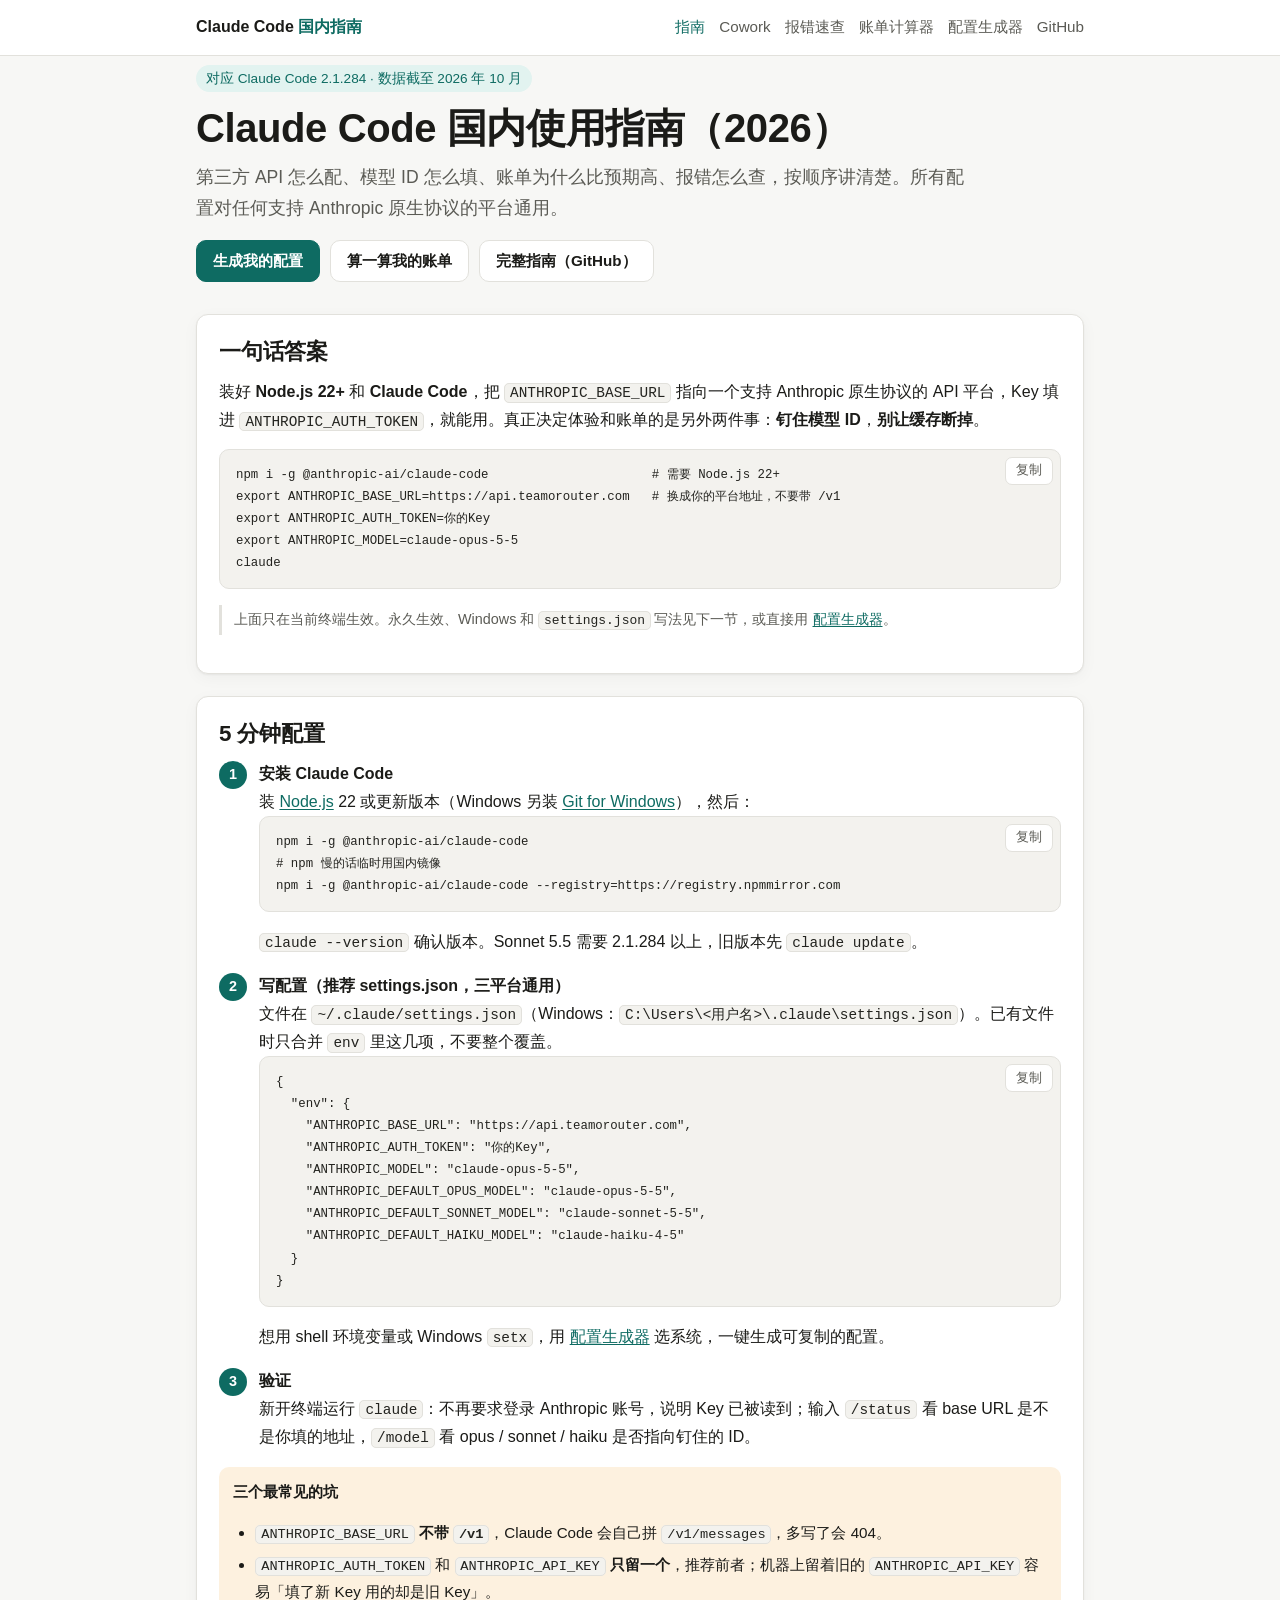
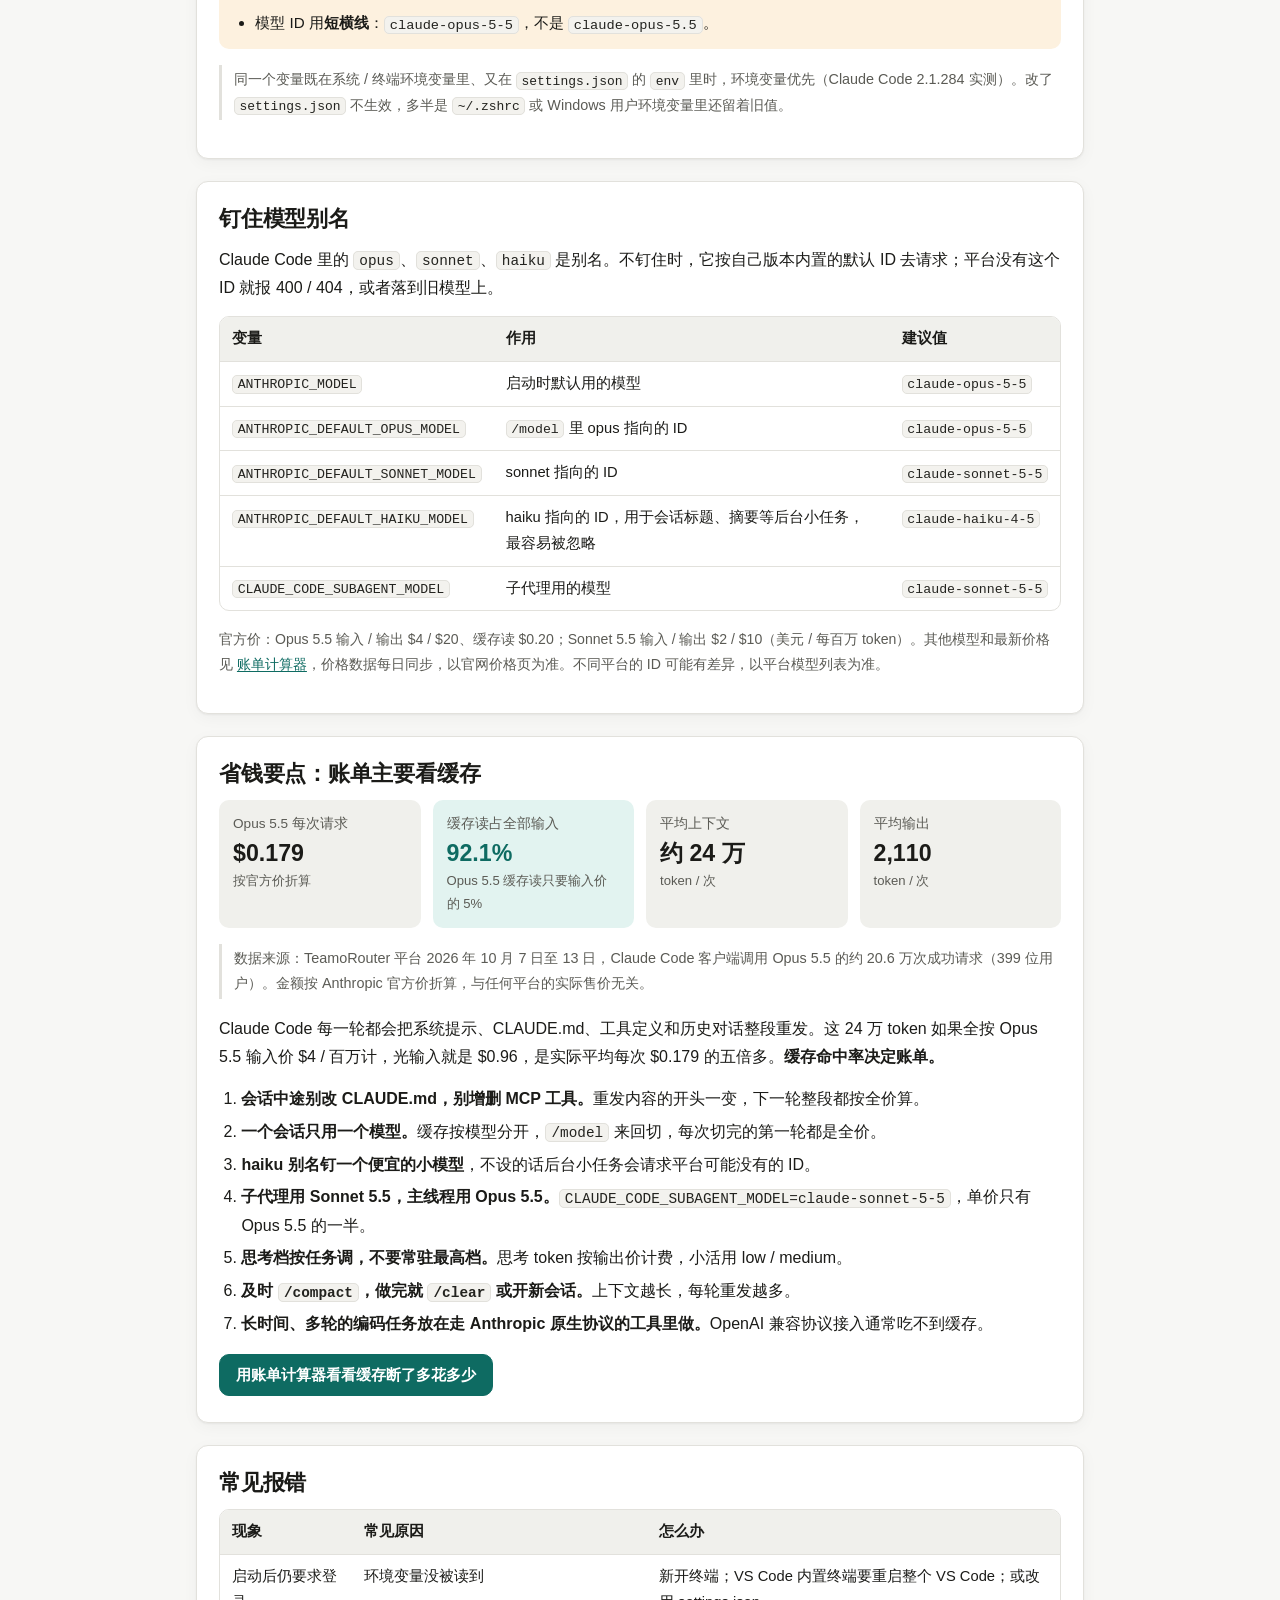
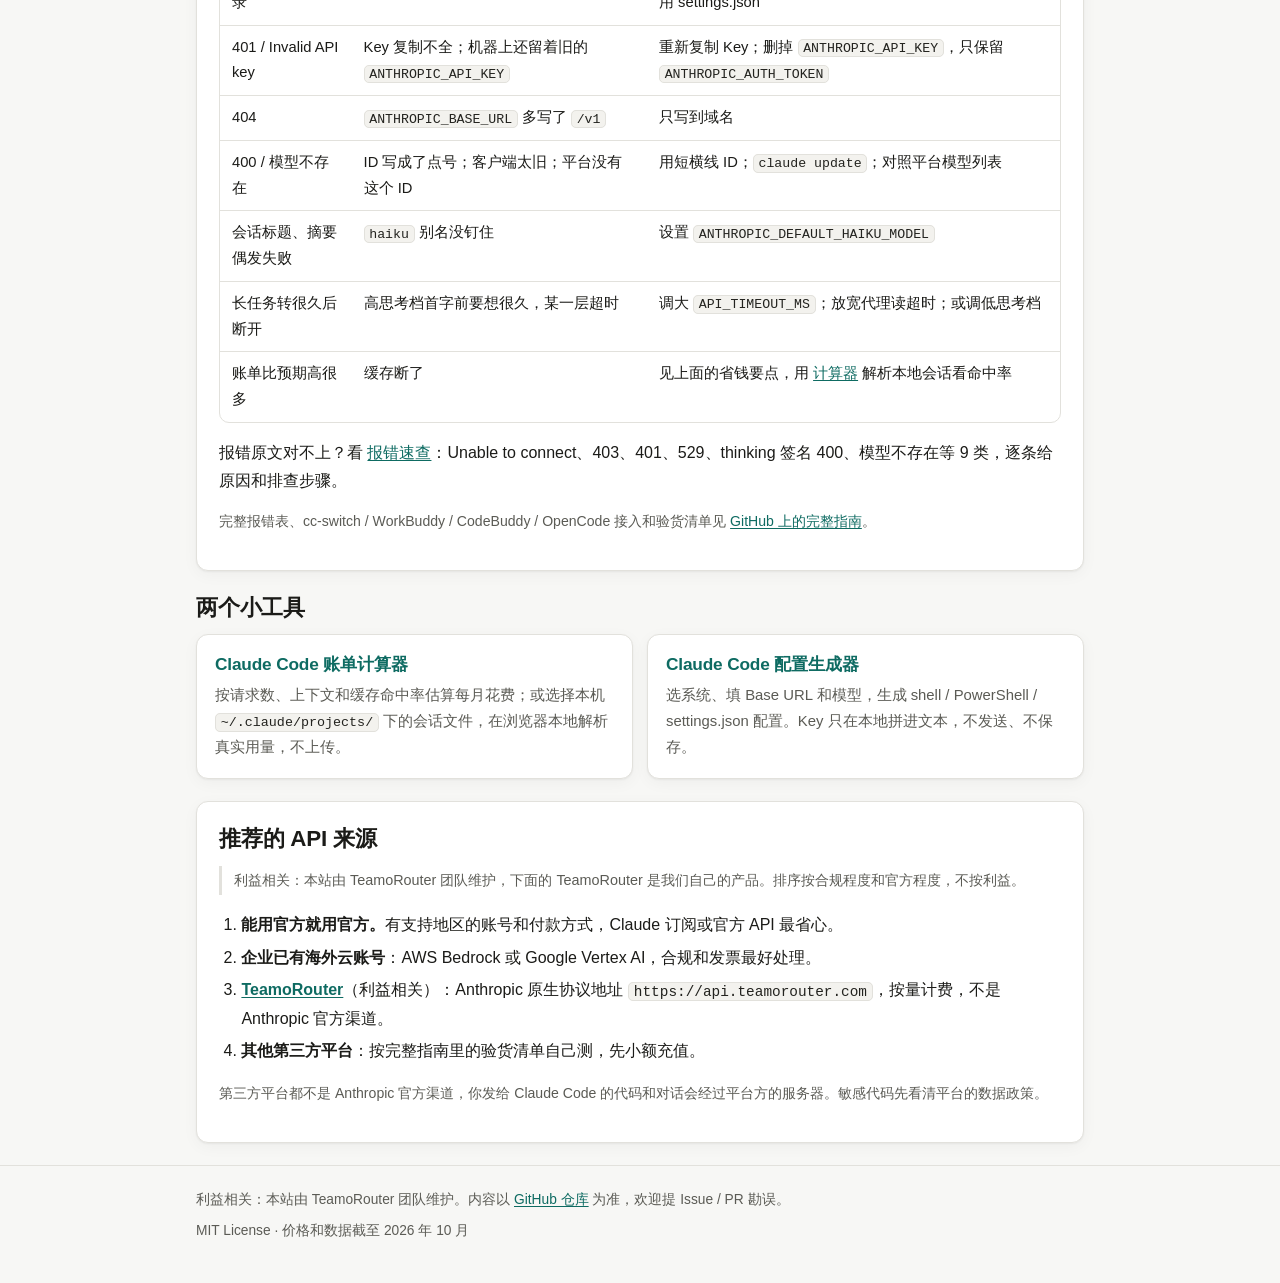
<file: docs/index.html>
<!doctype html>
<html lang="zh-CN">
<head>
  <meta charset="utf-8">
  <meta name="viewport" content="width=device-width, initial-scale=1">
  <meta http-equiv="Content-Security-Policy" content="default-src 'self'; script-src 'self'; style-src 'self'; img-src 'self' data:; connect-src 'self'; object-src 'none'; base-uri 'none'; form-action 'none'">
  <title>Claude Code 国内使用指南（2026）：配置、模型 ID、省钱与报错排查</title>
  <meta name="description" content="Claude Code 国内怎么用：5 分钟配置 ANTHROPIC_BASE_URL 和 Key，钉住 Opus 5.5 / Sonnet 5.5 模型 ID，看懂缓存如何决定账单，附常见报错排查、账单计算器和配置生成器。">
  <link rel="canonical" href="https://2867297362mjb-sketch.github.io/claude-code-guide-cn/">
  <meta property="og:type" content="website">
  <meta property="og:locale" content="zh_CN">
  <meta property="og:title" content="Claude Code 国内使用指南（2026）">
  <meta property="og:description" content="5 分钟配置、模型 ID、省钱要点和常见报错，附账单计算器与配置生成器。">
  <meta property="og:url" content="https://2867297362mjb-sketch.github.io/claude-code-guide-cn/">
  <meta name="theme-color" content="#0e6b62">
  <link rel="icon" href="favicon.svg" type="image/svg+xml">
  <link rel="stylesheet" href="assets/style.css">
  <script src="assets/site.js" defer></script>
  <script type="application/ld+json">
  {
    "@context": "https://schema.org",
    "@type": "FAQPage",
    "mainEntity": [
      {
        "@type": "Question",
        "name": "Claude Code 国内怎么配置第三方 API？",
        "acceptedAnswer": {
          "@type": "Answer",
          "text": "装好 Node.js 22+ 和 Claude Code，把 ANTHROPIC_BASE_URL 指向支持 Anthropic 原生协议的平台（不要带 /v1），Key 填进 ANTHROPIC_AUTH_TOKEN，并用 ANTHROPIC_MODEL 等变量钉住模型 ID。"
        }
      },
      {
        "@type": "Question",
        "name": "ANTHROPIC_AUTH_TOKEN 和 ANTHROPIC_API_KEY 有什么区别？",
        "acceptedAnswer": {
          "@type": "Answer",
          "text": "ANTHROPIC_AUTH_TOKEN 发 Authorization: Bearer 请求头，ANTHROPIC_API_KEY 发 x-api-key。两个同时设容易用错 Key，只留一个，推荐 ANTHROPIC_AUTH_TOKEN。"
        }
      },
      {
        "@type": "Question",
        "name": "Claude Code 账单为什么比预期高？",
        "acceptedAnswer": {
          "@type": "Answer",
          "text": "Claude Code 每一轮都会重发整段上下文，缓存命中率决定账单。会话中途改 CLAUDE.md、增删 MCP 工具、来回切模型都会让缓存断掉，下一轮整段按全价计。"
        }
      }
    ]
  }
  </script>
</head>
<body>
  <header class="site-header">
    <div class="wrap">
      <a class="brand" href="./">Claude Code <span>国内指南</span></a>
      <nav class="nav" aria-label="主导航">
        <a href="./" aria-current="page">指南</a>
        <a href="cowork/">Cowork</a>
        <a href="errors/">报错速查</a>
        <a href="calculator/">账单计算器</a>
        <a href="config/">配置生成器</a>
        <a href="https://github.com/2867297362mjb-sketch/claude-code-guide-cn">GitHub</a>
      </nav>
    </div>
  </header>

  <main class="wrap">
    <section class="hero">
      <span class="eyebrow">对应 Claude Code 2.1.284 · 数据截至 2026 年 10 月</span>
      <h1>Claude Code 国内使用指南（2026）</h1>
      <p class="lead">第三方 API 怎么配、模型 ID 怎么填、账单为什么比预期高、报错怎么查，按顺序讲清楚。所有配置对任何支持 Anthropic 原生协议的平台通用。</p>
      <div class="btn-row">
        <a class="btn primary" href="config/">生成我的配置</a>
        <a class="btn" href="calculator/">算一算我的账单</a>
        <a class="btn" href="https://github.com/2867297362mjb-sketch/claude-code-guide-cn">完整指南（GitHub）</a>
      </div>
    </section>

    <section class="card" id="answer">
      <h2>一句话答案</h2>
      <p>装好 <strong>Node.js 22+</strong> 和 <strong>Claude Code</strong>，把 <code>ANTHROPIC_BASE_URL</code> 指向一个支持 Anthropic 原生协议的 API 平台，Key 填进 <code>ANTHROPIC_AUTH_TOKEN</code>，就能用。真正决定体验和账单的是另外两件事：<strong>钉住模型 ID</strong>，<strong>别让缓存断掉</strong>。</p>
      <div class="code"><pre><code>npm i -g @anthropic-ai/claude-code                      # 需要 Node.js 22+
export ANTHROPIC_BASE_URL=https://api.teamorouter.com   # 换成你的平台地址，不要带 /v1
export ANTHROPIC_AUTH_TOKEN=你的Key
export ANTHROPIC_MODEL=claude-opus-5-5
claude</code></pre></div>
      <p class="note">上面只在当前终端生效。永久生效、Windows 和 <code>settings.json</code> 写法见下一节，或直接用 <a href="config/">配置生成器</a>。</p>
    </section>

    <section class="card" id="setup">
      <h2>5 分钟配置</h2>
      <ol class="steps">
        <li>
          <strong>安装 Claude Code</strong>
          装 <a href="https://nodejs.org/zh-cn/download/">Node.js</a> 22 或更新版本（Windows 另装 <a href="https://git-scm.com/download/win">Git for Windows</a>），然后：
          <div class="code"><pre><code>npm i -g @anthropic-ai/claude-code
# npm 慢的话临时用国内镜像
npm i -g @anthropic-ai/claude-code --registry=https://registry.npmmirror.com</code></pre></div>
          <code>claude --version</code> 确认版本。Sonnet 5.5 需要 2.1.284 以上，旧版本先 <code>claude update</code>。
        </li>
        <li>
          <strong>写配置（推荐 settings.json，三平台通用）</strong>
          文件在 <code>~/.claude/settings.json</code>（Windows：<code>C:\Users\&lt;用户名&gt;\.claude\settings.json</code>）。已有文件时只合并 <code>env</code> 里这几项，不要整个覆盖。
          <div class="code"><pre><code>{
  "env": {
    "ANTHROPIC_BASE_URL": "https://api.teamorouter.com",
    "ANTHROPIC_AUTH_TOKEN": "你的Key",
    "ANTHROPIC_MODEL": "claude-opus-5-5",
    "ANTHROPIC_DEFAULT_OPUS_MODEL": "claude-opus-5-5",
    "ANTHROPIC_DEFAULT_SONNET_MODEL": "claude-sonnet-5-5",
    "ANTHROPIC_DEFAULT_HAIKU_MODEL": "claude-haiku-4-5"
  }
}</code></pre></div>
          想用 shell 环境变量或 Windows <code>setx</code>，用 <a href="config/">配置生成器</a> 选系统，一键生成可复制的配置。
        </li>
        <li>
          <strong>验证</strong>
          新开终端运行 <code>claude</code>：不再要求登录 Anthropic 账号，说明 Key 已被读到；输入 <code>/status</code> 看 base URL 是不是你填的地址，<code>/model</code> 看 opus / sonnet / haiku 是否指向钉住的 ID。
        </li>
      </ol>
      <div class="callout warn">
        <p><strong>三个最常见的坑</strong></p>
        <ul>
          <li><code>ANTHROPIC_BASE_URL</code> <strong>不带 <code>/v1</code></strong>，Claude Code 会自己拼 <code>/v1/messages</code>，多写了会 404。</li>
          <li><code>ANTHROPIC_AUTH_TOKEN</code> 和 <code>ANTHROPIC_API_KEY</code> <strong>只留一个</strong>，推荐前者；机器上留着旧的 <code>ANTHROPIC_API_KEY</code> 容易「填了新 Key 用的却是旧 Key」。</li>
          <li>模型 ID 用<strong>短横线</strong>：<code>claude-opus-5-5</code>，不是 <code>claude-opus-5.5</code>。</li>
        </ul>
      </div>
      <p class="note">同一个变量既在系统 / 终端环境变量里、又在 <code>settings.json</code> 的 <code>env</code> 里时，环境变量优先（Claude Code 2.1.284 实测）。改了 <code>settings.json</code> 不生效，多半是 <code>~/.zshrc</code> 或 Windows 用户环境变量里还留着旧值。</p>
    </section>

    <section class="card" id="models">
      <h2>钉住模型别名</h2>
      <p>Claude Code 里的 <code>opus</code>、<code>sonnet</code>、<code>haiku</code> 是别名。不钉住时，它按自己版本内置的默认 ID 去请求；平台没有这个 ID 就报 400 / 404，或者落到旧模型上。</p>
      <div class="table-wrap">
        <table>
          <thead><tr><th>变量</th><th>作用</th><th>建议值</th></tr></thead>
          <tbody>
            <tr><td><code>ANTHROPIC_MODEL</code></td><td>启动时默认用的模型</td><td><code>claude-opus-5-5</code></td></tr>
            <tr><td><code>ANTHROPIC_DEFAULT_OPUS_MODEL</code></td><td><code>/model</code> 里 opus 指向的 ID</td><td><code>claude-opus-5-5</code></td></tr>
            <tr><td><code>ANTHROPIC_DEFAULT_SONNET_MODEL</code></td><td>sonnet 指向的 ID</td><td><code>claude-sonnet-5-5</code></td></tr>
            <tr><td><code>ANTHROPIC_DEFAULT_HAIKU_MODEL</code></td><td>haiku 指向的 ID，用于会话标题、摘要等后台小任务，最容易被忽略</td><td><code>claude-haiku-4-5</code></td></tr>
            <tr><td><code>CLAUDE_CODE_SUBAGENT_MODEL</code></td><td>子代理用的模型</td><td><code>claude-sonnet-5-5</code></td></tr>
          </tbody>
        </table>
      </div>
      <p class="small muted">官方价：Opus 5.5 输入 / 输出 $4 / $20、缓存读 $0.20；Sonnet 5.5 输入 / 输出 $2 / $10（美元 / 每百万 token）。其他模型和最新价格见 <a href="calculator/">账单计算器</a>，价格数据每日同步，以官网价格页为准。不同平台的 ID 可能有差异，以平台模型列表为准。</p>
    </section>

    <section class="card" id="save">
      <h2>省钱要点：账单主要看缓存</h2>
      <div class="stats">
        <div class="stat"><div class="label">Opus 5.5 每次请求</div><div class="value">$0.179</div><div class="sub">按官方价折算</div></div>
        <div class="stat accent"><div class="label">缓存读占全部输入</div><div class="value">92.1%</div><div class="sub">Opus 5.5 缓存读只要输入价的 5%</div></div>
        <div class="stat"><div class="label">平均上下文</div><div class="value">约 24 万</div><div class="sub">token / 次</div></div>
        <div class="stat"><div class="label">平均输出</div><div class="value">2,110</div><div class="sub">token / 次</div></div>
      </div>
      <p class="note">数据来源：TeamoRouter 平台 2026 年 10 月 7 日至 13 日，Claude Code 客户端调用 Opus 5.5 的约 20.6 万次成功请求（399 位用户）。金额按 Anthropic 官方价折算，与任何平台的实际售价无关。</p>
      <p>Claude Code 每一轮都会把系统提示、CLAUDE.md、工具定义和历史对话整段重发。这 24 万 token 如果全按 Opus 5.5 输入价 $4 / 百万计，光输入就是 $0.96，是实际平均每次 $0.179 的五倍多。<strong>缓存命中率决定账单。</strong></p>
      <ol>
        <li><strong>会话中途别改 CLAUDE.md，别增删 MCP 工具。</strong>重发内容的开头一变，下一轮整段都按全价算。</li>
        <li><strong>一个会话只用一个模型。</strong>缓存按模型分开，<code>/model</code> 来回切，每次切完的第一轮都是全价。</li>
        <li><strong>haiku 别名钉一个便宜的小模型</strong>，不设的话后台小任务会请求平台可能没有的 ID。</li>
        <li><strong>子代理用 Sonnet 5.5，主线程用 Opus 5.5。</strong><code>CLAUDE_CODE_SUBAGENT_MODEL=claude-sonnet-5-5</code>，单价只有 Opus 5.5 的一半。</li>
        <li><strong>思考档按任务调，不要常驻最高档。</strong>思考 token 按输出价计费，小活用 low / medium。</li>
        <li><strong>及时 <code>/compact</code>，做完就 <code>/clear</code> 或开新会话。</strong>上下文越长，每轮重发越多。</li>
        <li><strong>长时间、多轮的编码任务放在走 Anthropic 原生协议的工具里做。</strong>OpenAI 兼容协议接入通常吃不到缓存。</li>
      </ol>
      <div class="btn-row">
        <a class="btn primary" href="calculator/">用账单计算器看看缓存断了多花多少</a>
      </div>
    </section>

    <section class="card" id="errors">
      <h2>常见报错</h2>
      <div class="table-wrap">
        <table>
          <thead><tr><th>现象</th><th>常见原因</th><th>怎么办</th></tr></thead>
          <tbody>
            <tr><td>启动后仍要求登录</td><td>环境变量没被读到</td><td>新开终端；VS Code 内置终端要重启整个 VS Code；或改用 settings.json</td></tr>
            <tr><td>401 / Invalid API key</td><td>Key 复制不全；机器上还留着旧的 <code>ANTHROPIC_API_KEY</code></td><td>重新复制 Key；删掉 <code>ANTHROPIC_API_KEY</code>，只保留 <code>ANTHROPIC_AUTH_TOKEN</code></td></tr>
            <tr><td>404</td><td><code>ANTHROPIC_BASE_URL</code> 多写了 <code>/v1</code></td><td>只写到域名</td></tr>
            <tr><td>400 / 模型不存在</td><td>ID 写成了点号；客户端太旧；平台没有这个 ID</td><td>用短横线 ID；<code>claude update</code>；对照平台模型列表</td></tr>
            <tr><td>会话标题、摘要偶发失败</td><td><code>haiku</code> 别名没钉住</td><td>设置 <code>ANTHROPIC_DEFAULT_HAIKU_MODEL</code></td></tr>
            <tr><td>长任务转很久后断开</td><td>高思考档首字前要想很久，某一层超时</td><td>调大 <code>API_TIMEOUT_MS</code>；放宽代理读超时；或调低思考档</td></tr>
            <tr><td>账单比预期高很多</td><td>缓存断了</td><td>见上面的省钱要点，用 <a href="calculator/">计算器</a> 解析本地会话看命中率</td></tr>
          </tbody>
        </table>
      </div>
      <p>报错原文对不上？看 <a href="errors/">报错速查</a>：Unable to connect、403、401、529、thinking 签名 400、模型不存在等 9 类，逐条给原因和排查步骤。</p>
      <p class="small muted">完整报错表、cc-switch / WorkBuddy / CodeBuddy / OpenCode 接入和验货清单见 <a href="https://github.com/2867297362mjb-sketch/claude-code-guide-cn">GitHub 上的完整指南</a>。</p>
    </section>

    <section id="tools">
      <h2>两个小工具</h2>
      <div class="tools">
        <a class="tool" href="calculator/">
          <h3>Claude Code 账单计算器</h3>
          <p>按请求数、上下文和缓存命中率估算每月花费；或选择本机 <code>~/.claude/projects/</code> 下的会话文件，在浏览器本地解析真实用量，不上传。</p>
        </a>
        <a class="tool" href="config/">
          <h3>Claude Code 配置生成器</h3>
          <p>选系统、填 Base URL 和模型，生成 shell / PowerShell / settings.json 配置。Key 只在本地拼进文本，不发送、不保存。</p>
        </a>
      </div>
    </section>

    <section class="card" id="sources">
      <h2>推荐的 API 来源</h2>
      <p class="note">利益相关：本站由 TeamoRouter 团队维护，下面的 TeamoRouter 是我们自己的产品。排序按合规程度和官方程度，不按利益。</p>
      <ol>
        <li><strong>能用官方就用官方。</strong>有支持地区的账号和付款方式，Claude 订阅或官方 API 最省心。</li>
        <li><strong>企业已有海外云账号</strong>：AWS Bedrock 或 Google Vertex AI，合规和发票最好处理。</li>
        <li><strong><a href="https://teamorouter.com/?utm_source=github&amp;utm_medium=guide&amp;utm_campaign=cc_guide_cn">TeamoRouter</a></strong>（利益相关）：Anthropic 原生协议地址 <code>https://api.teamorouter.com</code>，按量计费，不是 Anthropic 官方渠道。</li>
        <li><strong>其他第三方平台</strong>：按完整指南里的验货清单自己测，先小额充值。</li>
      </ol>
      <p class="small muted">第三方平台都不是 Anthropic 官方渠道，你发给 Claude Code 的代码和对话会经过平台方的服务器。敏感代码先看清平台的数据政策。</p>
    </section>
  </main>

  <footer class="site-footer">
    <div class="wrap">
      <p>利益相关：本站由 TeamoRouter 团队维护。内容以 <a href="https://github.com/2867297362mjb-sketch/claude-code-guide-cn">GitHub 仓库</a> 为准，欢迎提 Issue / PR 勘误。</p>
      <p>MIT License · 价格和数据截至 2026 年 10 月</p>
    </div>
  </footer>
</body>
</html>
</file>
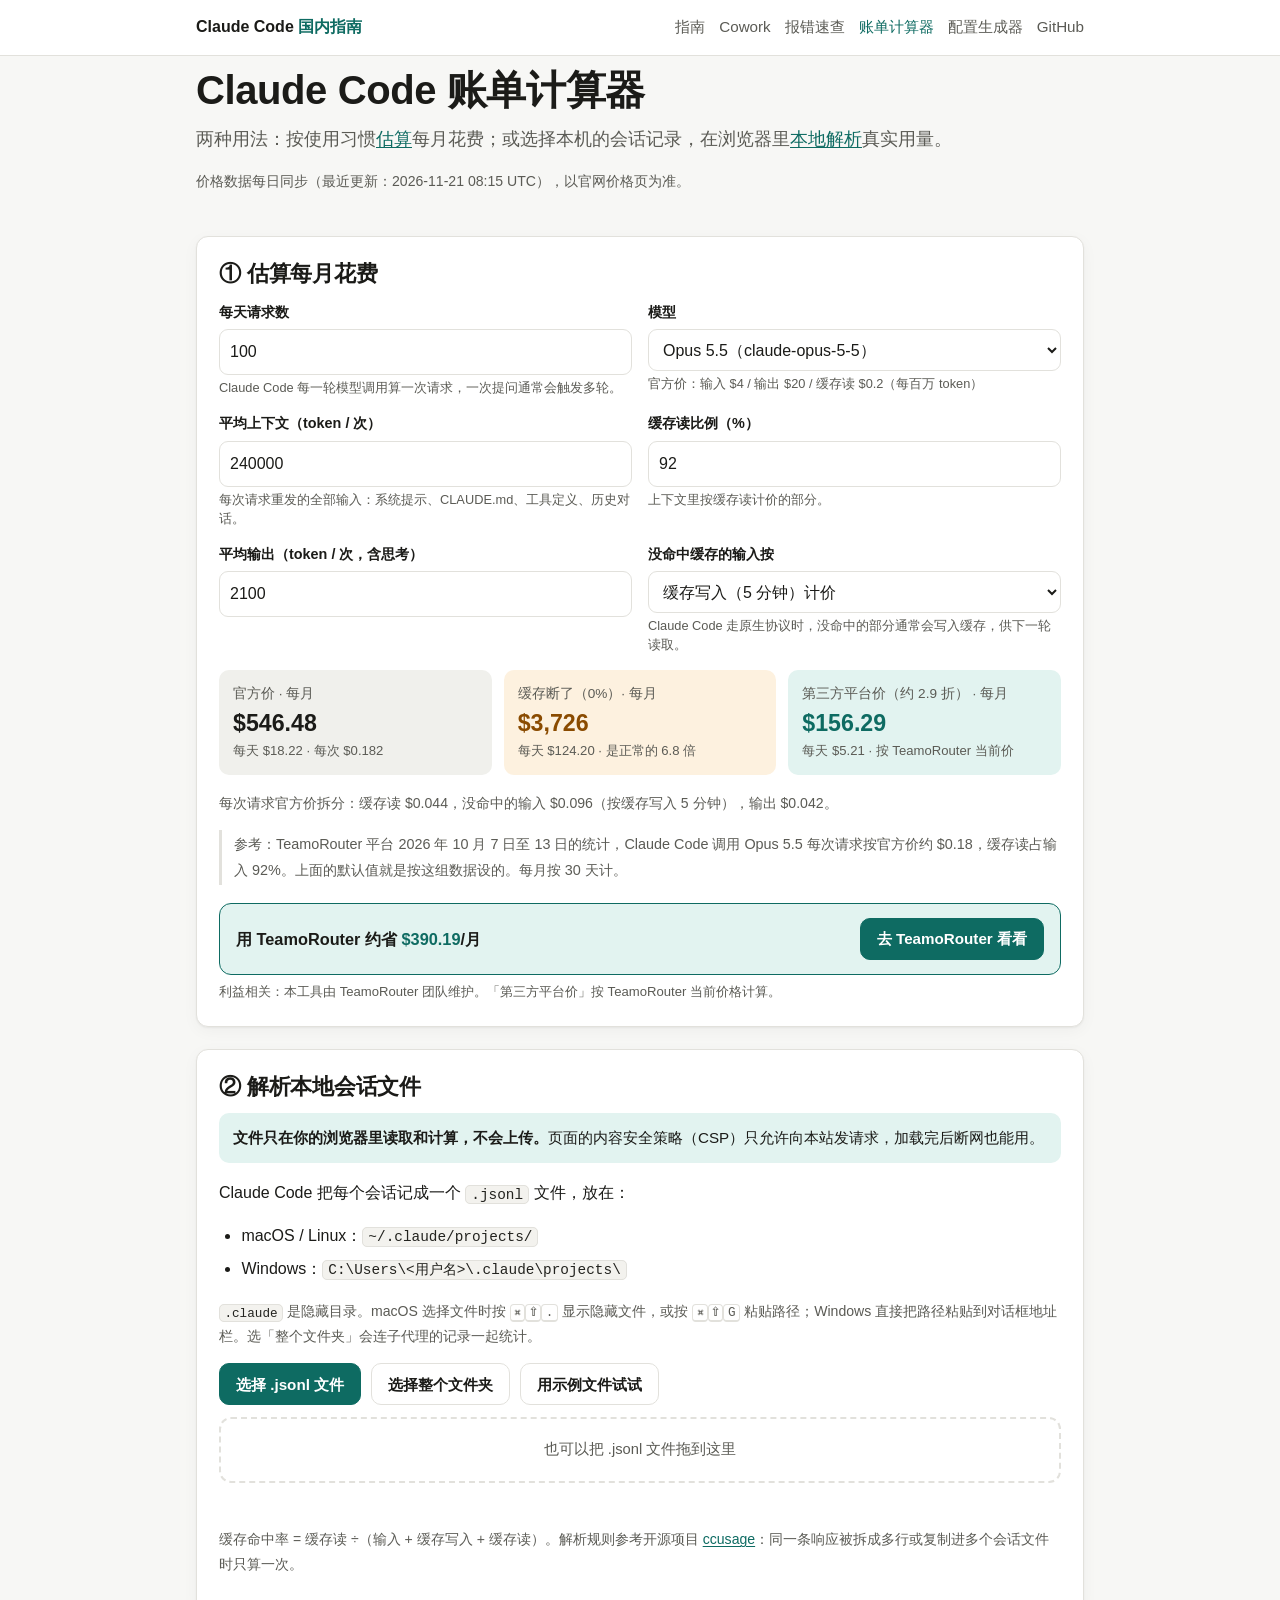
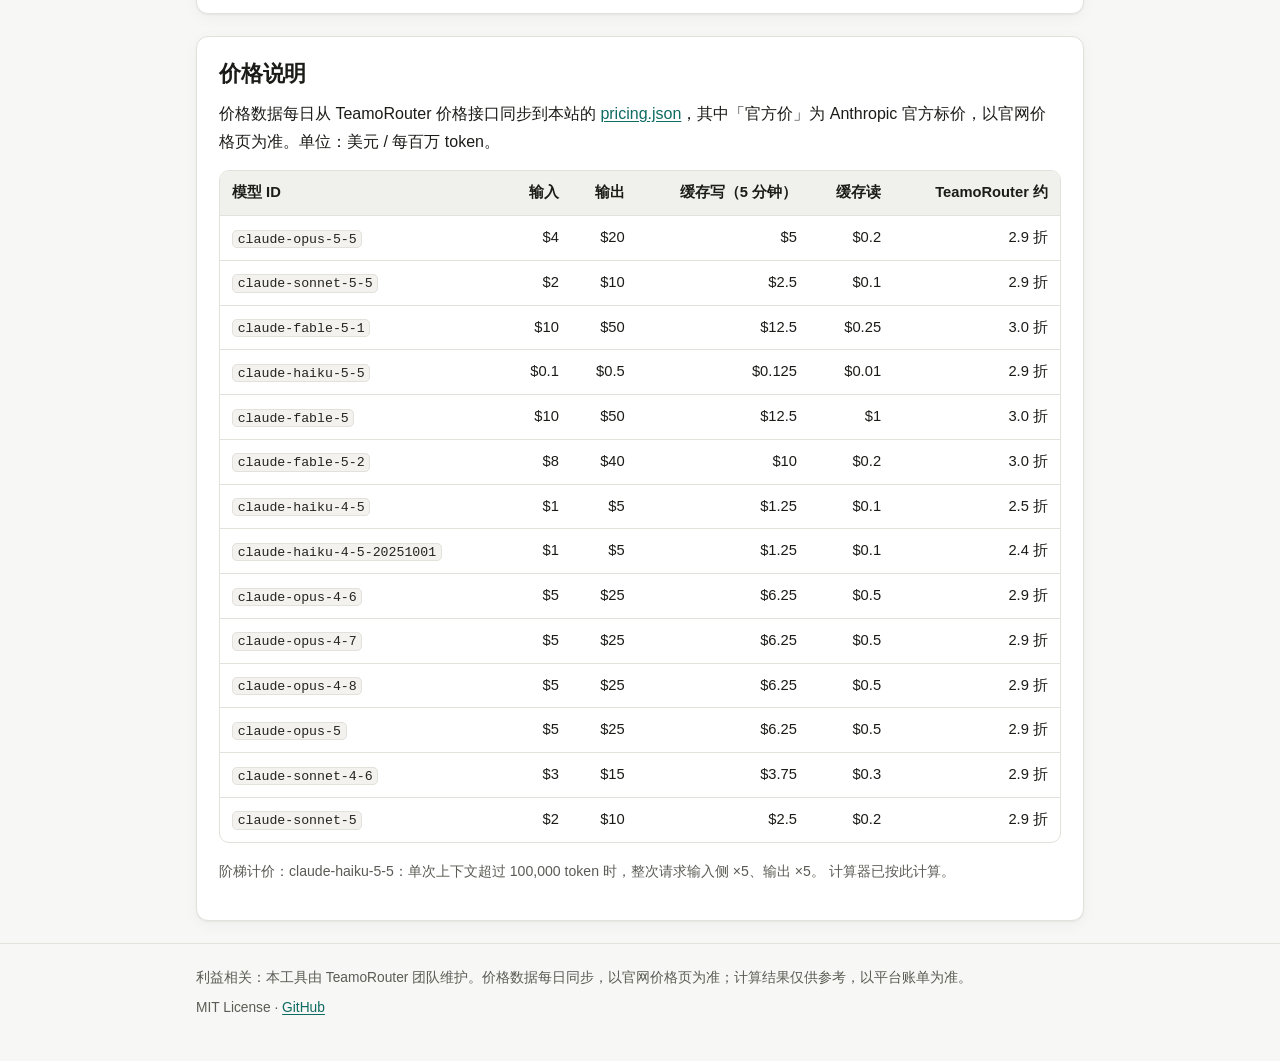
<file: docs/calculator/index.html>
<!doctype html>
<html lang="zh-CN">
<head>
  <meta charset="utf-8">
  <meta name="viewport" content="width=device-width, initial-scale=1">
  <meta http-equiv="Content-Security-Policy" content="default-src 'self'; script-src 'self'; style-src 'self'; img-src 'self' data:; connect-src 'self'; object-src 'none'; base-uri 'none'; form-action 'none'">
  <title>Claude Code 账单计算器：估算月花费、解析本地会话用量 | Claude Code 国内使用指南（2026）</title>
  <meta name="description" content="估算 Claude Code 每天、每月花多少钱，看缓存断了会多花多少；或在浏览器本地解析 ~/.claude/projects 下的 .jsonl 会话文件，统计各模型用量、缓存命中率和官方价花费，文件不上传。">
  <link rel="canonical" href="https://2867297362mjb-sketch.github.io/claude-code-guide-cn/calculator/">
  <meta property="og:type" content="website">
  <meta property="og:locale" content="zh_CN">
  <meta property="og:title" content="Claude Code 账单计算器">
  <meta property="og:description" content="估算月花费、看缓存命中率，本地解析会话文件，不上传。">
  <meta property="og:url" content="https://2867297362mjb-sketch.github.io/claude-code-guide-cn/calculator/">
  <meta name="theme-color" content="#0e6b62">
  <link rel="icon" href="../favicon.svg" type="image/svg+xml">
  <link rel="stylesheet" href="../assets/style.css">
  <script src="../assets/site.js" defer></script>
  <script src="cc-usage.js" defer></script>
  <script src="calculator.js" defer></script>
</head>
<body>
  <header class="site-header">
    <div class="wrap">
      <a class="brand" href="../">Claude Code <span>国内指南</span></a>
      <nav class="nav" aria-label="主导航">
        <a href="../">指南</a>
        <a href="../cowork/">Cowork</a>
        <a href="../errors/">报错速查</a>
        <a href="./" aria-current="page">账单计算器</a>
        <a href="../config/">配置生成器</a>
        <a href="https://github.com/2867297362mjb-sketch/claude-code-guide-cn">GitHub</a>
      </nav>
    </div>
  </header>

  <main class="wrap">
    <section class="hero">
      <h1>Claude Code 账单计算器</h1>
      <p class="lead">两种用法：按使用习惯<a href="#estimate">估算</a>每月花费；或选择本机的会话记录，在浏览器里<a href="#parse">本地解析</a>真实用量。</p>
      <p class="small muted" id="price-meta">正在加载价格数据……</p>
    </section>

    <section class="card" id="estimate">
      <h2>① 估算每月花费</h2>
      <div class="form-grid">
        <div class="field">
          <label for="e-req">每天请求数</label>
          <input type="number" id="e-req" min="0" step="1" value="100" inputmode="numeric">
          <span class="hint">Claude Code 每一轮模型调用算一次请求，一次提问通常会触发多轮。</span>
        </div>
        <div class="field">
          <label for="e-model">模型</label>
          <select id="e-model">
            <option value="claude-opus-5-5">Opus 5.5（claude-opus-5-5）</option>
            <option value="claude-sonnet-5-5">Sonnet 5.5（claude-sonnet-5-5）</option>
            <option value="claude-fable-5-1">Fable 5.1（claude-fable-5-1）</option>
            <option value="claude-haiku-5-5">Haiku 5.5（claude-haiku-5-5）</option>
          </select>
          <span class="hint" id="e-model-price">&nbsp;</span>
        </div>
        <div class="field">
          <label for="e-ctx">平均上下文（token / 次）</label>
          <input type="number" id="e-ctx" min="0" step="1000" value="240000" inputmode="numeric">
          <span class="hint">每次请求重发的全部输入：系统提示、CLAUDE.md、工具定义、历史对话。</span>
        </div>
        <div class="field">
          <label for="e-hit">缓存读比例（%）</label>
          <input type="number" id="e-hit" min="0" max="100" step="0.1" value="92" inputmode="decimal">
          <span class="hint">上下文里按缓存读计价的部分。</span>
        </div>
        <div class="field">
          <label for="e-out">平均输出（token / 次，含思考）</label>
          <input type="number" id="e-out" min="0" step="100" value="2100" inputmode="numeric">
        </div>
        <div class="field">
          <label for="e-miss">没命中缓存的输入按</label>
          <select id="e-miss">
            <option value="write5m">缓存写入（5 分钟）计价</option>
            <option value="write1h">缓存写入（1 小时）计价</option>
            <option value="input">普通输入计价（不打缓存时）</option>
          </select>
          <span class="hint">Claude Code 走原生协议时，没命中的部分通常会写入缓存，供下一轮读取。</span>
        </div>
      </div>

      <div id="e-result" aria-live="polite">
        <div class="stats">
          <div class="stat">
            <div class="label">官方价 · 每月</div>
            <div class="value" id="r-list-month">—</div>
            <div class="sub" id="r-list-sub">—</div>
          </div>
          <div class="stat warn">
            <div class="label">缓存断了（0%）· 每月</div>
            <div class="value" id="r-broken-month">—</div>
            <div class="sub" id="r-broken-sub">—</div>
          </div>
          <div class="stat accent">
            <div class="label" id="r-ours-label">第三方平台价 · 每月</div>
            <div class="value" id="r-ours-month">—</div>
            <div class="sub" id="r-ours-sub">—</div>
          </div>
        </div>
        <p class="small muted" id="r-breakdown"></p>
        <p class="small muted" id="r-tier" hidden></p>
      </div>
      <p class="note">参考：TeamoRouter 平台 2026 年 10 月 7 日至 13 日的统计，Claude Code 调用 Opus 5.5 每次请求按官方价约 $0.18，缓存读占输入 92%。上面的默认值就是按这组数据设的。每月按 30 天计。</p>

      <div class="cta" id="e-cta" hidden>
        <span class="cta-text">用 TeamoRouter 约省 <strong id="e-save">$0</strong>/月</span>
        <a class="btn primary" href="https://teamorouter.com/?utm_source=github&amp;utm_medium=tool&amp;utm_campaign=cc_cost_calculator" rel="noopener">去 TeamoRouter 看看</a>
      </div>
      <p class="disclosure">利益相关：本工具由 TeamoRouter 团队维护。「第三方平台价」按 TeamoRouter 当前价格计算。</p>
    </section>

    <section class="card" id="parse">
      <h2>② 解析本地会话文件</h2>
      <div class="callout">
        <p><strong>文件只在你的浏览器里读取和计算，不会上传。</strong>页面的内容安全策略（CSP）只允许向本站发请求，加载完后断网也能用。</p>
      </div>
      <p>Claude Code 把每个会话记成一个 <code>.jsonl</code> 文件，放在：</p>
      <ul>
        <li>macOS / Linux：<code>~/.claude/projects/</code></li>
        <li>Windows：<code>C:\Users\&lt;用户名&gt;\.claude\projects\</code></li>
      </ul>
      <p class="small muted"><code>.claude</code> 是隐藏目录。macOS 选择文件时按 <kbd>⌘</kbd><kbd>⇧</kbd><kbd>.</kbd> 显示隐藏文件，或按 <kbd>⌘</kbd><kbd>⇧</kbd><kbd>G</kbd> 粘贴路径；Windows 直接把路径粘贴到对话框地址栏。选「整个文件夹」会连子代理的记录一起统计。</p>

      <div class="file-actions">
        <label class="btn primary file-btn">选择 .jsonl 文件
          <input type="file" id="p-files" accept=".jsonl,application/jsonl,application/x-ndjson,text/plain" multiple>
        </label>
        <label class="btn file-btn">选择整个文件夹
          <input type="file" id="p-dir" webkitdirectory multiple>
        </label>
        <button type="button" class="btn" id="p-sample">用示例文件试试</button>
      </div>
      <div class="dropzone" id="p-drop">也可以把 .jsonl 文件拖到这里</div>
      <p class="status" id="p-status" role="status"></p>

      <div id="p-result" hidden>
        <div class="stats" id="p-stats"></div>
        <div class="table-wrap">
          <table>
            <thead>
              <tr>
                <th>模型</th>
                <th class="num">请求数</th>
                <th class="num">输入</th>
                <th class="num">缓存写入</th>
                <th class="num">缓存读</th>
                <th class="num">输出</th>
                <th class="num">缓存命中率</th>
                <th class="num">官方价</th>
                <th class="num">TeamoRouter 价</th>
              </tr>
            </thead>
            <tbody id="p-tbody"></tbody>
          </table>
        </div>
        <ul class="small muted" id="p-notes"></ul>
        <div class="cta" id="p-cta" hidden>
          <span class="cta-text">用 TeamoRouter 约省 <strong id="p-save">$0</strong>/月</span>
          <a class="btn primary" href="https://teamorouter.com/?utm_source=github&amp;utm_medium=tool&amp;utm_campaign=cc_cost_calculator" rel="noopener">去 TeamoRouter 看看</a>
        </div>
        <p class="disclosure">利益相关：本工具由 TeamoRouter 团队维护。</p>
      </div>
      <p class="small muted">缓存命中率 = 缓存读 ÷（输入 + 缓存写入 + 缓存读）。解析规则参考开源项目 <a href="https://github.com/ryoppippi/ccusage">ccusage</a>：同一条响应被拆成多行或复制进多个会话文件时只算一次。</p>
    </section>

    <section class="card">
      <h2>价格说明</h2>
      <p>价格数据每日从 TeamoRouter 价格接口同步到本站的 <a href="../data/pricing.json">pricing.json</a>，其中「官方价」为 Anthropic 官方标价，以官网价格页为准。单位：美元 / 每百万 token。</p>
      <div class="table-wrap">
        <table>
          <thead>
            <tr>
              <th>模型 ID</th>
              <th class="num">输入</th>
              <th class="num">输出</th>
              <th class="num">缓存写（5 分钟）</th>
              <th class="num">缓存读</th>
              <th class="num">TeamoRouter 约</th>
            </tr>
          </thead>
          <tbody id="price-tbody"><tr><td colspan="6" class="muted">加载中……</td></tr></tbody>
        </table>
      </div>
      <p class="small muted" id="price-tier-note"></p>
    </section>
  </main>

  <footer class="site-footer">
    <div class="wrap">
      <p>利益相关：本工具由 TeamoRouter 团队维护。价格数据每日同步，以官网价格页为准；计算结果仅供参考，以平台账单为准。</p>
      <p>MIT License · <a href="https://github.com/2867297362mjb-sketch/claude-code-guide-cn">GitHub</a></p>
    </div>
  </footer>
</body>
</html>
</file>
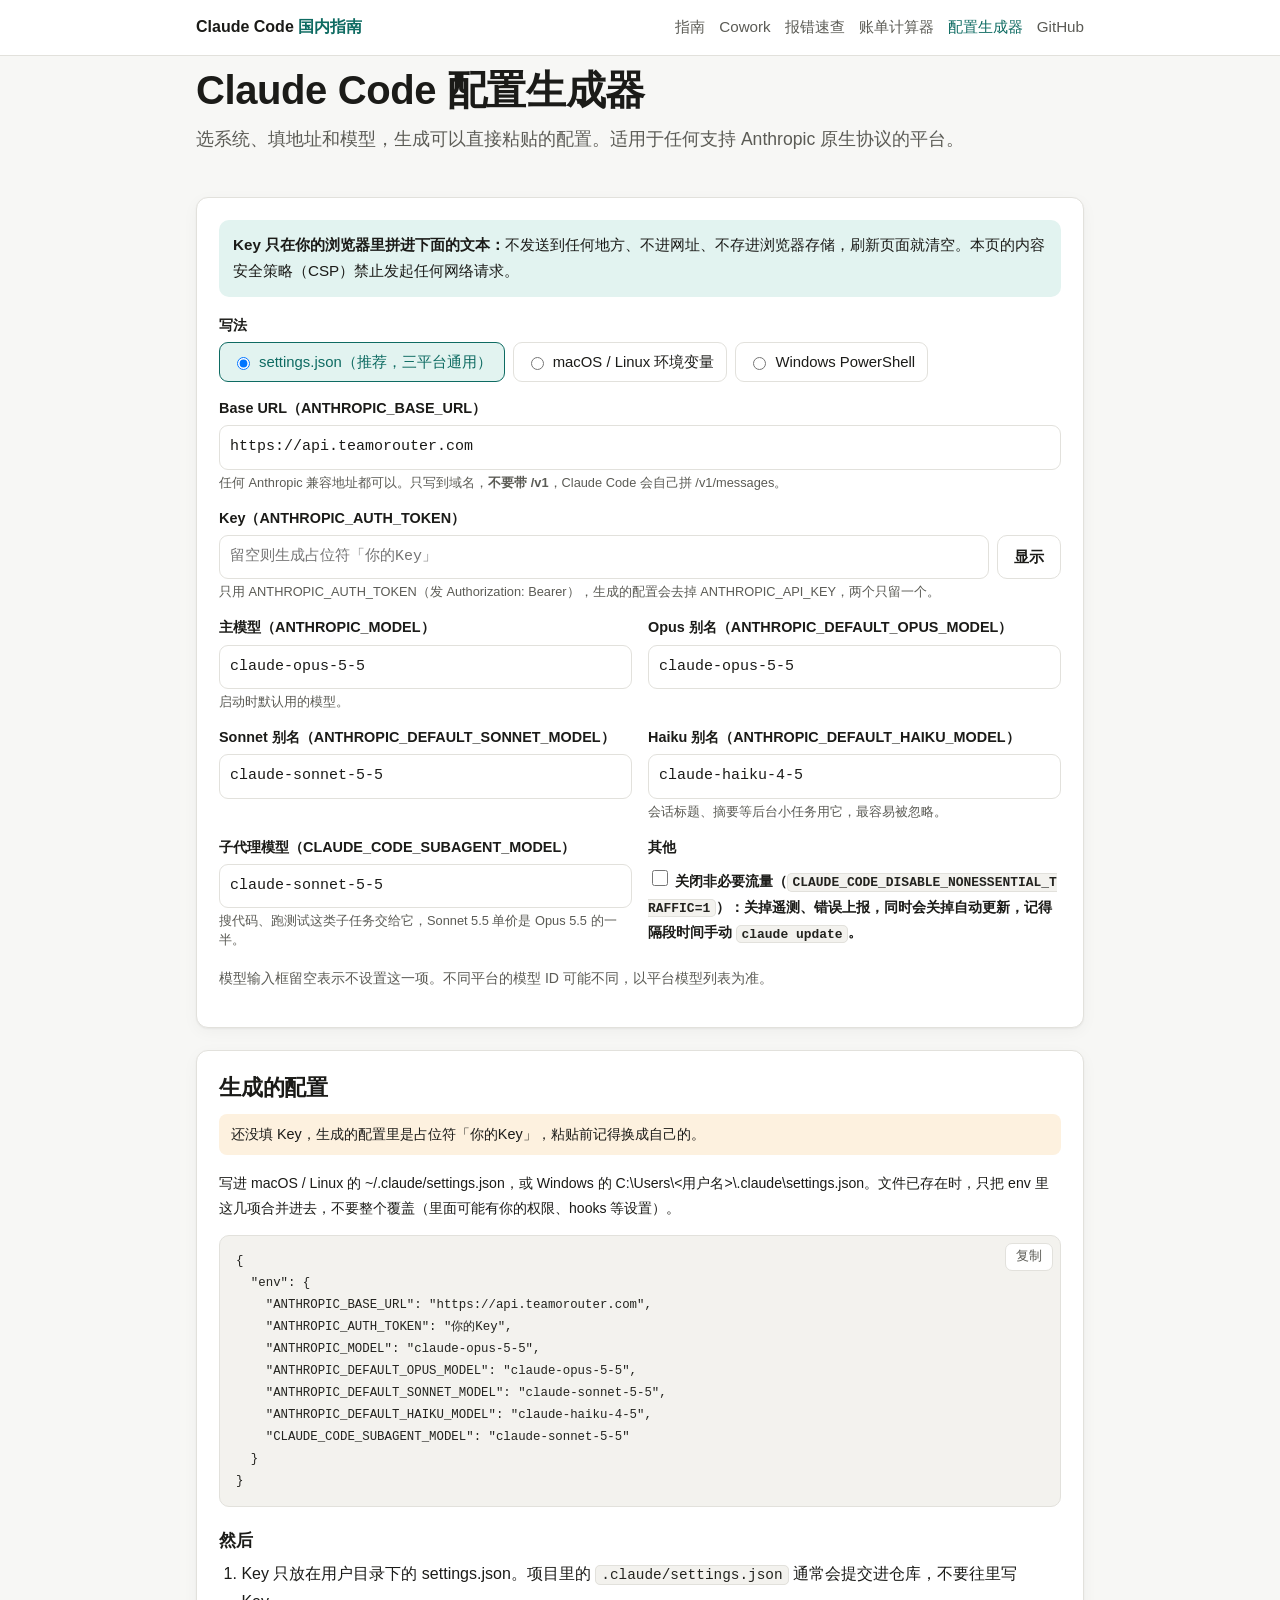
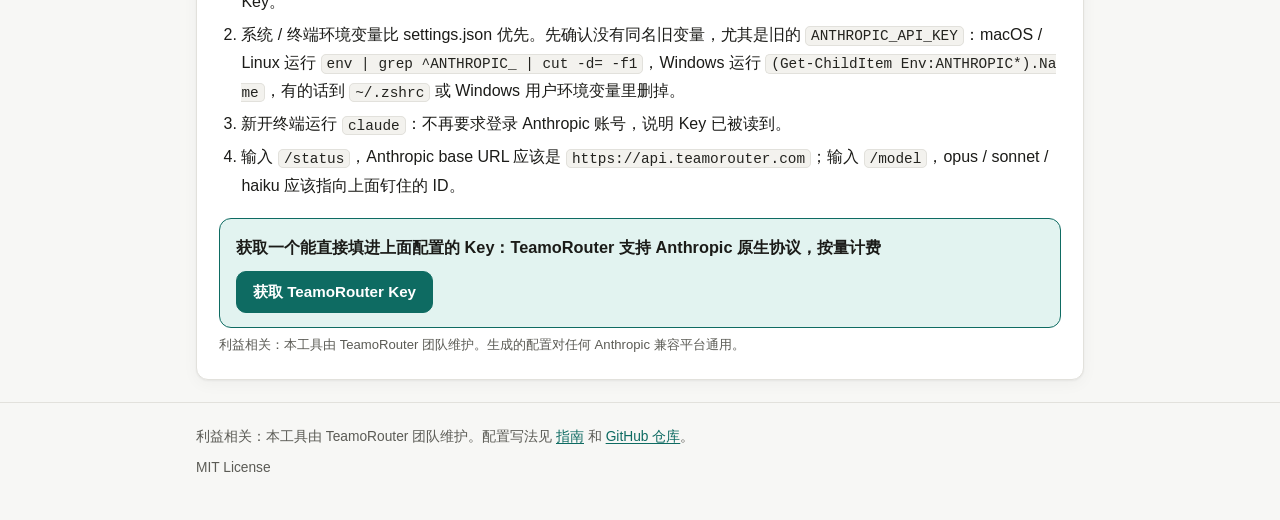
<file: docs/config/index.html>
<!doctype html>
<html lang="zh-CN">
<head>
  <meta charset="utf-8">
  <meta name="viewport" content="width=device-width, initial-scale=1">
  <meta http-equiv="Content-Security-Policy" content="default-src 'self'; script-src 'self'; style-src 'self'; img-src 'self' data:; connect-src 'none'; object-src 'none'; base-uri 'none'; form-action 'none'">
  <meta name="referrer" content="no-referrer">
  <title>Claude Code 配置生成器：ANTHROPIC_BASE_URL、Key 与模型 ID | Claude Code 国内使用指南（2026）</title>
  <meta name="description" content="选系统（macOS / Linux、Windows PowerShell、settings.json），填 Base URL 和模型 ID，一键生成 Claude Code 第三方 API 配置。Key 只在浏览器本地拼进文本，不发送、不进 URL、不保存。">
  <link rel="canonical" href="https://2867297362mjb-sketch.github.io/claude-code-guide-cn/config/">
  <meta property="og:type" content="website">
  <meta property="og:locale" content="zh_CN">
  <meta property="og:title" content="Claude Code 配置生成器">
  <meta property="og:description" content="一键生成 Claude Code 环境变量或 settings.json 配置，Key 不离开浏览器。">
  <meta property="og:url" content="https://2867297362mjb-sketch.github.io/claude-code-guide-cn/config/">
  <meta name="theme-color" content="#0e6b62">
  <link rel="icon" href="../favicon.svg" type="image/svg+xml">
  <link rel="stylesheet" href="../assets/style.css">
  <script src="../assets/site.js" defer></script>
  <script src="config.js" defer></script>
</head>
<body>
  <header class="site-header">
    <div class="wrap">
      <a class="brand" href="../">Claude Code <span>国内指南</span></a>
      <nav class="nav" aria-label="主导航">
        <a href="../">指南</a>
        <a href="../cowork/">Cowork</a>
        <a href="../errors/">报错速查</a>
        <a href="../calculator/">账单计算器</a>
        <a href="./" aria-current="page">配置生成器</a>
        <a href="https://github.com/2867297362mjb-sketch/claude-code-guide-cn">GitHub</a>
      </nav>
    </div>
  </header>

  <main class="wrap">
    <section class="hero">
      <h1>Claude Code 配置生成器</h1>
      <p class="lead">选系统、填地址和模型，生成可以直接粘贴的配置。适用于任何支持 Anthropic 原生协议的平台。</p>
    </section>

    <section class="card">
      <div class="callout">
        <p><strong>Key 只在你的浏览器里拼进下面的文本：</strong>不发送到任何地方、不进网址、不存进浏览器存储，刷新页面就清空。本页的内容安全策略（CSP）禁止发起任何网络请求。</p>
      </div>

      <div class="form-grid">
        <fieldset class="seg full" id="g-os">
          <legend>写法</legend>
          <label><input type="radio" name="os" value="settings" checked> settings.json（推荐，三平台通用）</label>
          <label><input type="radio" name="os" value="unix"> macOS / Linux 环境变量</label>
          <label><input type="radio" name="os" value="windows"> Windows PowerShell</label>
        </fieldset>

        <fieldset class="seg full" id="g-shell" hidden>
          <legend>你的 shell（终端里 <code>echo $SHELL</code> 查看）</legend>
          <label><input type="radio" name="shell" value="zsh" checked> zsh（macOS 默认）</label>
          <label><input type="radio" name="shell" value="bash"> bash</label>
        </fieldset>

        <div class="field full">
          <label for="c-base">Base URL（ANTHROPIC_BASE_URL）</label>
          <input type="url" id="c-base" class="mono" value="https://api.teamorouter.com" spellcheck="false" autocapitalize="off" autocomplete="off">
          <span class="hint">任何 Anthropic 兼容地址都可以。只写到域名，<strong>不要带 /v1</strong>，Claude Code 会自己拼 /v1/messages。</span>
        </div>

        <div class="field full">
          <label for="c-key">Key（ANTHROPIC_AUTH_TOKEN）</label>
          <div class="input-row">
            <input type="password" id="c-key" class="mono" placeholder="留空则生成占位符「你的Key」" spellcheck="false" autocapitalize="off" autocomplete="off" data-lpignore="true" data-1p-ignore>
            <button type="button" class="btn" id="c-key-toggle" aria-pressed="false">显示</button>
          </div>
          <span class="hint">只用 ANTHROPIC_AUTH_TOKEN（发 Authorization: Bearer），生成的配置会去掉 ANTHROPIC_API_KEY，两个只留一个。</span>
        </div>

        <div class="field">
          <label for="c-model">主模型（ANTHROPIC_MODEL）</label>
          <input type="text" id="c-model" class="mono" list="model-ids" value="claude-opus-5-5" spellcheck="false" autocapitalize="off" autocomplete="off">
          <span class="hint">启动时默认用的模型。</span>
        </div>
        <div class="field">
          <label for="c-opus">Opus 别名（ANTHROPIC_DEFAULT_OPUS_MODEL）</label>
          <input type="text" id="c-opus" class="mono" list="model-ids" value="claude-opus-5-5" spellcheck="false" autocapitalize="off" autocomplete="off">
        </div>
        <div class="field">
          <label for="c-sonnet">Sonnet 别名（ANTHROPIC_DEFAULT_SONNET_MODEL）</label>
          <input type="text" id="c-sonnet" class="mono" list="model-ids" value="claude-sonnet-5-5" spellcheck="false" autocapitalize="off" autocomplete="off">
        </div>
        <div class="field">
          <label for="c-haiku">Haiku 别名（ANTHROPIC_DEFAULT_HAIKU_MODEL）</label>
          <input type="text" id="c-haiku" class="mono" list="model-ids" value="claude-haiku-4-5" spellcheck="false" autocapitalize="off" autocomplete="off">
          <span class="hint">会话标题、摘要等后台小任务用它，最容易被忽略。</span>
        </div>
        <div class="field">
          <label for="c-sub">子代理模型（CLAUDE_CODE_SUBAGENT_MODEL）</label>
          <input type="text" id="c-sub" class="mono" list="model-ids" value="claude-sonnet-5-5" spellcheck="false" autocapitalize="off" autocomplete="off">
          <span class="hint">搜代码、跑测试这类子任务交给它，Sonnet 5.5 单价是 Opus 5.5 的一半。</span>
        </div>
        <div class="field">
          <span class="label">其他</span>
          <label class="check"><input type="checkbox" id="c-quiet"> <span>关闭非必要流量（<code>CLAUDE_CODE_DISABLE_NONESSENTIAL_TRAFFIC=1</code>）：关掉遥测、错误上报，同时会关掉自动更新，记得隔段时间手动 <code>claude update</code>。</span></label>
        </div>
        <datalist id="model-ids">
          <option value="claude-opus-5-5">Opus 5.5</option>
          <option value="claude-sonnet-5-5">Sonnet 5.5</option>
          <option value="claude-fable-5-1">Fable 5.1</option>
          <option value="claude-haiku-5-5">Haiku 5.5</option>
          <option value="claude-haiku-4-5">Haiku 4.5</option>
        </datalist>
      </div>
      <p class="small muted">模型输入框留空表示不设置这一项。不同平台的模型 ID 可能不同，以平台模型列表为准。</p>
    </section>

    <section class="card" aria-live="polite">
      <h2 id="out-title">生成的配置</h2>
      <ul class="warnings" id="c-warnings"></ul>
      <p id="out-where" class="small"></p>
      <div class="code" id="out-code" data-custom-copy><pre><code id="out-text"></code></pre></div>
      <label class="check small" id="c-reveal-wrap" hidden><input type="checkbox" id="c-reveal"> <span>在预览里显示完整 Key（复制按钮始终复制完整内容）</span></label>
      <h3>然后</h3>
      <ol id="out-next"></ol>

      <div class="cta">
        <span class="cta-text">获取一个能直接填进上面配置的 Key：TeamoRouter 支持 Anthropic 原生协议，按量计费</span>
        <a class="btn primary" href="https://teamorouter.com/?utm_source=github&amp;utm_medium=tool&amp;utm_campaign=cc_config_generator" rel="noopener">获取 TeamoRouter Key</a>
      </div>
      <p class="disclosure">利益相关：本工具由 TeamoRouter 团队维护。生成的配置对任何 Anthropic 兼容平台通用。</p>
    </section>
  </main>

  <footer class="site-footer">
    <div class="wrap">
      <p>利益相关：本工具由 TeamoRouter 团队维护。配置写法见 <a href="../">指南</a> 和 <a href="https://github.com/2867297362mjb-sketch/claude-code-guide-cn">GitHub 仓库</a>。</p>
      <p>MIT License</p>
    </div>
  </footer>
</body>
</html>
</file>
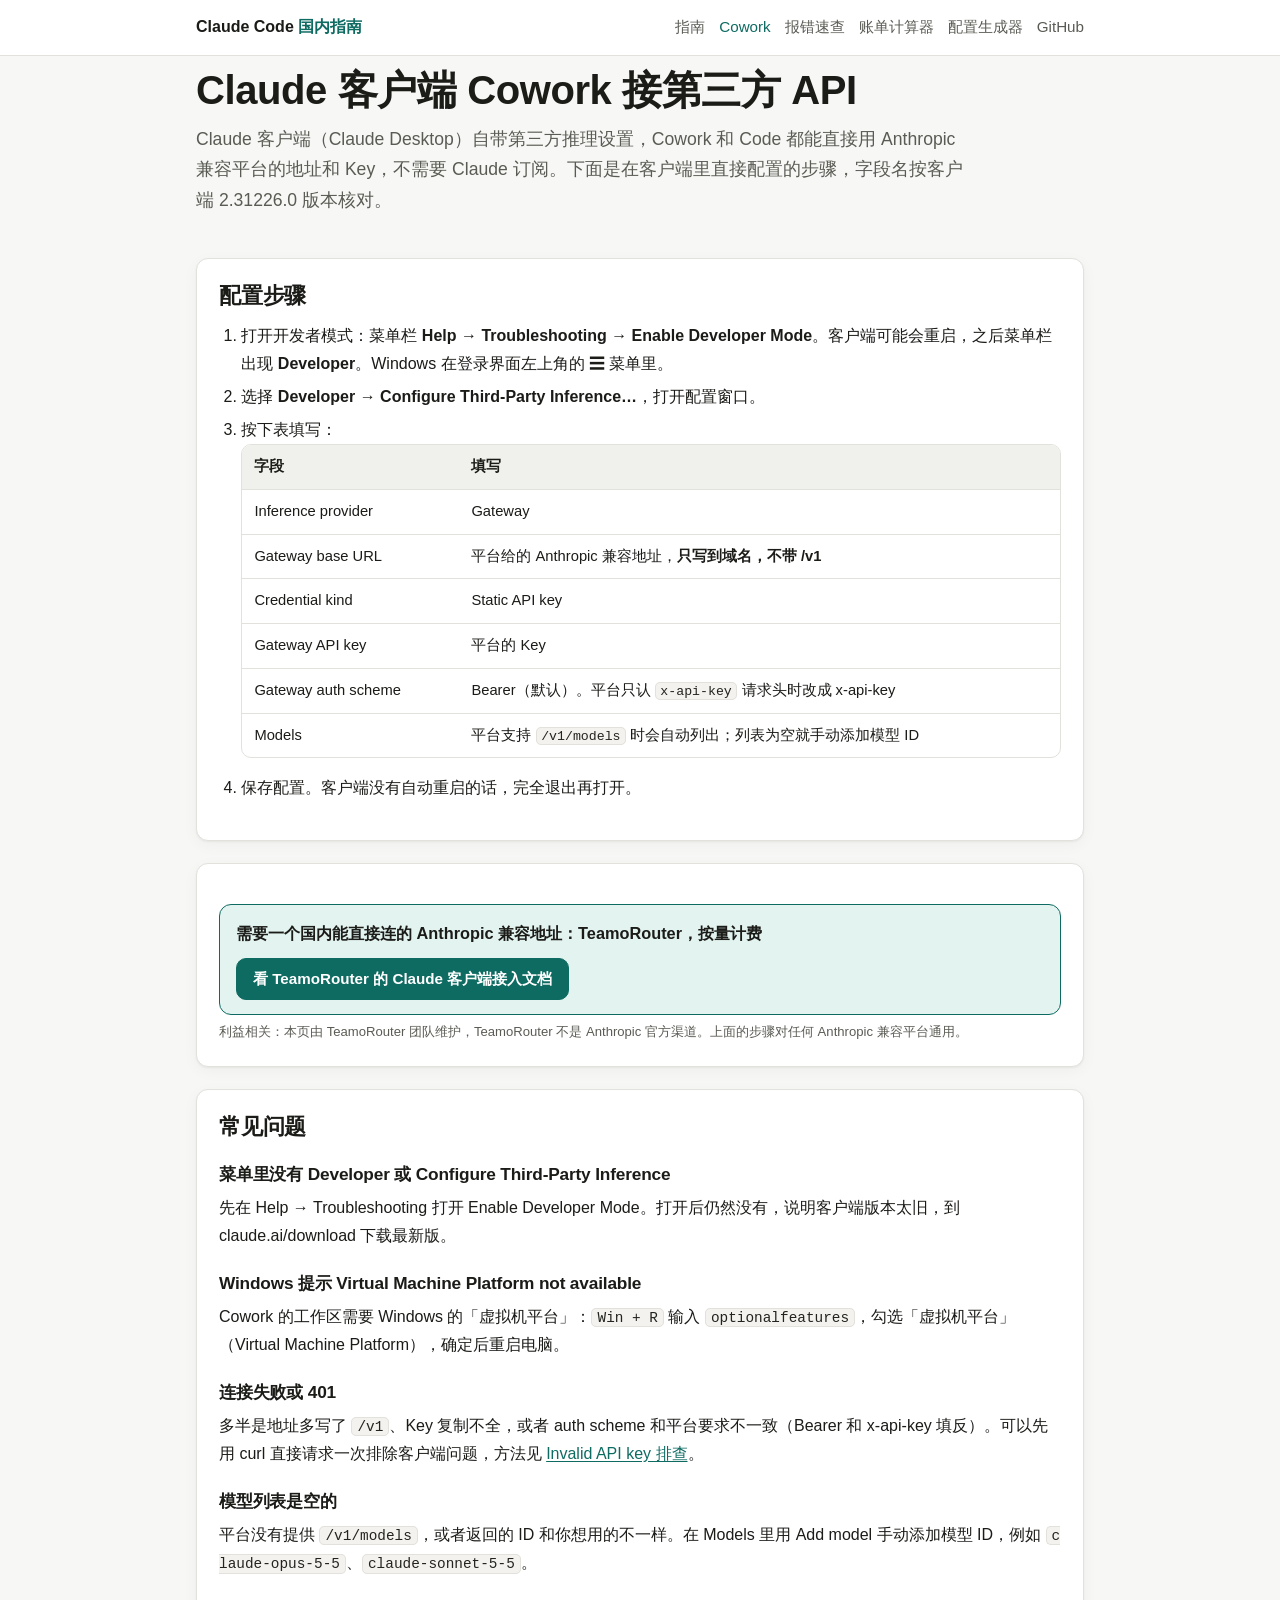
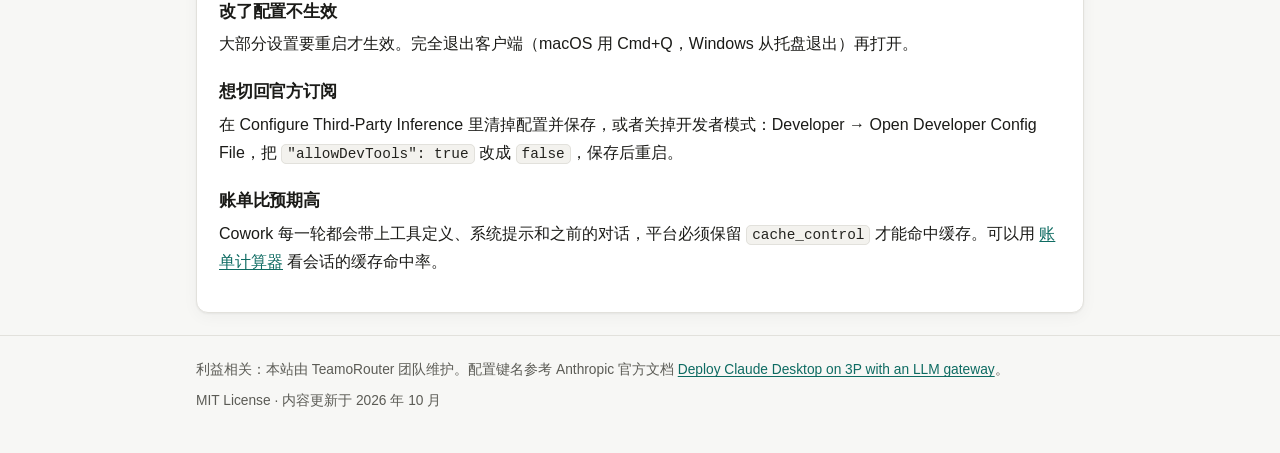
<file: docs/cowork/index.html>
<!doctype html>
<html lang="zh-CN">
<head>
  <meta charset="utf-8">
  <meta name="viewport" content="width=device-width, initial-scale=1">
  <meta http-equiv="Content-Security-Policy" content="default-src 'self'; script-src 'self'; style-src 'self'; img-src 'self' data:; connect-src 'none'; object-src 'none'; base-uri 'none'; form-action 'none'">
  <title>Claude 客户端 Cowork 国内怎么用：接第三方 API 的配置步骤与常见报错 | Claude Code 国内指南</title>
  <meta name="description" content="Claude 客户端（Claude Desktop）的 Cowork 和 Code 可以直接接 Anthropic 兼容的第三方 API：打开开发者模式，在 Configure Third-Party Inference 里选 Gateway 填地址和 Key。附常见报错排查。">
  <link rel="canonical" href="https://2867297362mjb-sketch.github.io/claude-code-guide-cn/cowork/">
  <meta property="og:type" content="article">
  <meta property="og:locale" content="zh_CN">
  <meta property="og:title" content="Claude 客户端 Cowork 接第三方 API：配置方法">
  <meta property="og:description" content="开发者模式 → Configure Third-Party Inference → Gateway。">
  <meta property="og:url" content="https://2867297362mjb-sketch.github.io/claude-code-guide-cn/cowork/">
  <meta name="theme-color" content="#0e6b62">
  <link rel="icon" href="../favicon.svg" type="image/svg+xml">
  <link rel="stylesheet" href="../assets/style.css">
  <script src="../assets/site.js" defer></script>
  <script type="application/ld+json">
  {
    "@context": "https://schema.org",
    "@type": "FAQPage",
    "mainEntity": [
      {
        "@type": "Question",
        "name": "Claude 客户端的 Cowork 能接第三方 API 吗？",
        "acceptedAnswer": {"@type": "Answer", "text": "可以。Claude 客户端自带第三方推理设置：Help → Troubleshooting → Enable Developer Mode 打开开发者模式，再到 Developer → Configure Third-Party Inference，连接类型选 Gateway，填 Anthropic 兼容平台的地址和 Key。Cowork 和 Code 都会走这个地址。"}
      },
      {
        "@type": "Question",
        "name": "Configure Third-Party Inference 菜单找不到怎么办？",
        "acceptedAnswer": {"@type": "Answer", "text": "先在 Help → Troubleshooting 里打开 Enable Developer Mode，菜单栏才会出现 Developer。打开后仍然没有，说明客户端版本太旧，到 claude.ai/download 更新。"}
      },
      {
        "@type": "Question",
        "name": "Gateway 地址要不要带 /v1？",
        "acceptedAnswer": {"@type": "Answer", "text": "不带。只写到域名，客户端会自己请求 /v1/messages 和 /v1/models。"}
      }
    ]
  }
  </script>
</head>
<body>
  <header class="site-header">
    <div class="wrap">
      <a class="brand" href="../">Claude Code <span>国内指南</span></a>
      <nav class="nav" aria-label="主导航">
        <a href="../">指南</a>
        <a href="./" aria-current="page">Cowork</a>
        <a href="../errors/">报错速查</a>
        <a href="../calculator/">账单计算器</a>
        <a href="../config/">配置生成器</a>
        <a href="https://github.com/2867297362mjb-sketch/claude-code-guide-cn">GitHub</a>
      </nav>
    </div>
  </header>
  <main class="wrap">
    <section class="hero">
      <h1>Claude 客户端 Cowork 接第三方 API</h1>
      <p class="lead">Claude 客户端（Claude Desktop）自带第三方推理设置，Cowork 和 Code 都能直接用 Anthropic 兼容平台的地址和 Key，不需要 Claude 订阅。下面是在客户端里直接配置的步骤，字段名按客户端 2.31226.0 版本核对。</p>
    </section>

    <section class="card" id="manual">
      <h2>配置步骤</h2>
      <ol>
        <li>打开开发者模式：菜单栏 <strong>Help → Troubleshooting → Enable Developer Mode</strong>。客户端可能会重启，之后菜单栏出现 <strong>Developer</strong>。Windows 在登录界面左上角的 ☰ 菜单里。</li>
        <li>选择 <strong>Developer → Configure Third-Party Inference…</strong>，打开配置窗口。</li>
        <li>按下表填写：
          <div class="table-wrap">
            <table>
              <thead><tr><th>字段</th><th>填写</th></tr></thead>
              <tbody>
                <tr><td>Inference provider</td><td>Gateway</td></tr>
                <tr><td>Gateway base URL</td><td>平台给的 Anthropic 兼容地址，<strong>只写到域名，不带 /v1</strong></td></tr>
                <tr><td>Credential kind</td><td>Static API key</td></tr>
                <tr><td>Gateway API key</td><td>平台的 Key</td></tr>
                <tr><td>Gateway auth scheme</td><td>Bearer（默认）。平台只认 <code>x-api-key</code> 请求头时改成 x-api-key</td></tr>
                <tr><td>Models</td><td>平台支持 <code>/v1/models</code> 时会自动列出；列表为空就手动添加模型 ID</td></tr>
              </tbody>
            </table>
          </div>
        </li>
        <li>保存配置。客户端没有自动重启的话，完全退出再打开。</li>
      </ol>
    </section>


    <section class="card">
      <div class="cta">
        <span class="cta-text">需要一个国内能直接连的 Anthropic 兼容地址：TeamoRouter，按量计费</span>
        <a class="btn primary" href="https://teamorouter.com/zh/docs/install-claude-desktop?utm_source=github&amp;utm_medium=tool&amp;utm_campaign=cowork_guide" rel="noopener">看 TeamoRouter 的 Claude 客户端接入文档</a>
      </div>
      <p class="disclosure">利益相关：本页由 TeamoRouter 团队维护，TeamoRouter 不是 Anthropic 官方渠道。上面的步骤对任何 Anthropic 兼容平台通用。</p>
    </section>

    <section class="card" id="faq">
      <h2>常见问题</h2>
      <h3>菜单里没有 Developer 或 Configure Third-Party Inference</h3>
      <p>先在 Help → Troubleshooting 打开 Enable Developer Mode。打开后仍然没有，说明客户端版本太旧，到 claude.ai/download 下载最新版。</p>
      <h3>Windows 提示 Virtual Machine Platform not available</h3>
      <p>Cowork 的工作区需要 Windows 的「虚拟机平台」：<code>Win + R</code> 输入 <code>optionalfeatures</code>，勾选「虚拟机平台」（Virtual Machine Platform），确定后重启电脑。</p>
      <h3>连接失败或 401</h3>
      <p>多半是地址多写了 <code>/v1</code>、Key 复制不全，或者 auth scheme 和平台要求不一致（Bearer 和 x-api-key 填反）。可以先用 curl 直接请求一次排除客户端问题，方法见 <a href="../errors/401-invalid-api-key/">Invalid API key 排查</a>。</p>
      <h3>模型列表是空的</h3>
      <p>平台没有提供 <code>/v1/models</code>，或者返回的 ID 和你想用的不一样。在 Models 里用 Add model 手动添加模型 ID，例如 <code>claude-opus-5-5</code>、<code>claude-sonnet-5-5</code>。</p>
      <h3>改了配置不生效</h3>
      <p>大部分设置要重启才生效。完全退出客户端（macOS 用 Cmd+Q，Windows 从托盘退出）再打开。</p>
      <h3>想切回官方订阅</h3>
      <p>在 Configure Third-Party Inference 里清掉配置并保存，或者关掉开发者模式：Developer → Open Developer Config File，把 <code>"allowDevTools": true</code> 改成 <code>false</code>，保存后重启。</p>
      <h3>账单比预期高</h3>
      <p>Cowork 每一轮都会带上工具定义、系统提示和之前的对话，平台必须保留 <code>cache_control</code> 才能命中缓存。可以用 <a href="../calculator/">账单计算器</a> 看会话的缓存命中率。</p>
    </section>
  </main>

  <footer class="site-footer">
    <div class="wrap">
      <p>利益相关：本站由 TeamoRouter 团队维护。配置键名参考 Anthropic 官方文档 <a href="https://claude.com/docs/cowork/3p/gateway">Deploy Claude Desktop on 3P with an LLM gateway</a>。</p>
      <p>MIT License · 内容更新于 2026 年 10 月</p>
    </div>
  </footer>
</body>
</html>
</file>
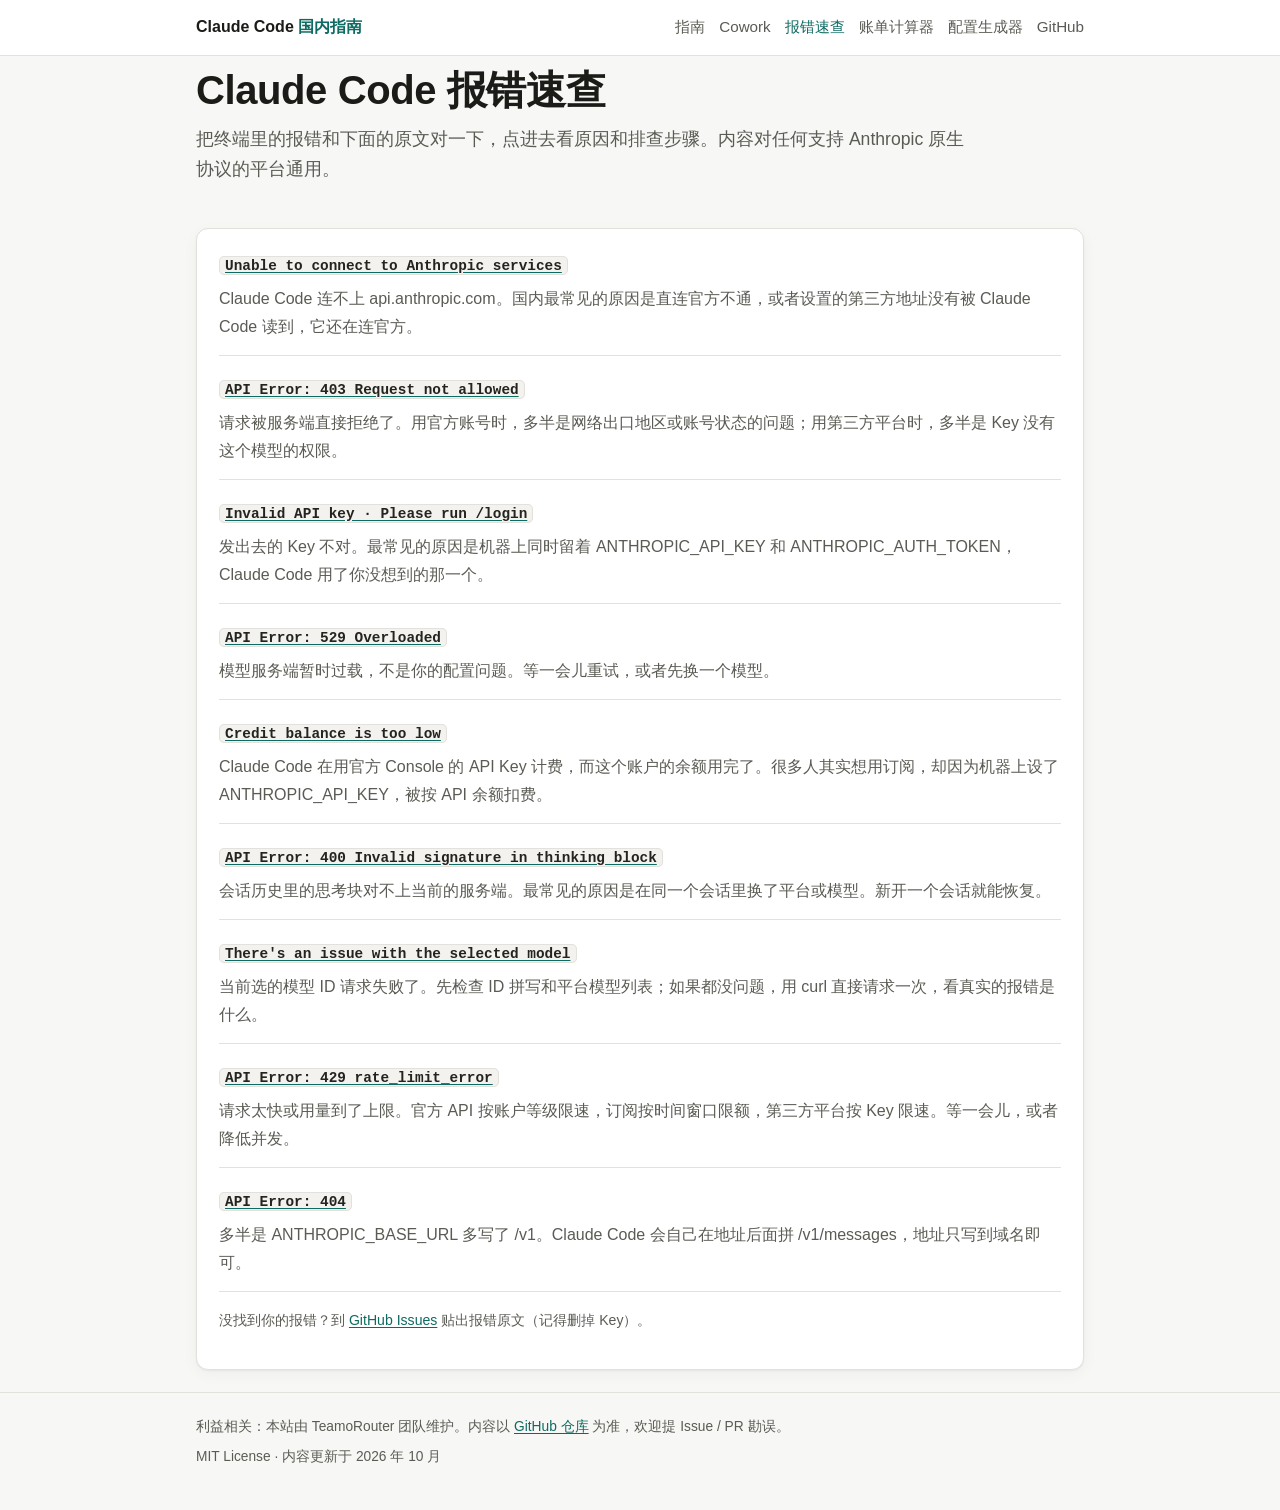
<file: docs/errors/index.html>
<!doctype html>
<html lang="zh-CN">
<head>
  <meta charset="utf-8">
  <meta name="viewport" content="width=device-width, initial-scale=1">
  <meta http-equiv="Content-Security-Policy" content="default-src 'self'; script-src 'self'; style-src 'self'; img-src 'self' data:; connect-src 'self'; object-src 'none'; base-uri 'none'; form-action 'none'">
  <title>Claude Code 报错速查（2026）：原因与排查步骤 | Claude Code 国内指南</title>
  <meta name="description" content="Claude Code 常见报错速查：Unable to connect to Anthropic services、403 Request not allowed、Invalid API key、529 Overloaded、thinking 签名 400、模型不存在、429、404 等，逐条给出原因和排查步骤。">
  <link rel="canonical" href="https://2867297362mjb-sketch.github.io/claude-code-guide-cn/errors/">
  <meta property="og:type" content="article">
  <meta property="og:locale" content="zh_CN">
  <meta property="og:title" content="Claude Code 报错速查（2026）：原因与排查步骤 | Claude Code 国内指南">
  <meta property="og:description" content="Claude Code 常见报错速查：Unable to connect to Anthropic services、403 Request not allowed、Invalid API key、529 Overloaded、thinking 签名 400、模型不存在、429、404 等，逐条给出原因和排查步骤。">
  <meta property="og:url" content="https://2867297362mjb-sketch.github.io/claude-code-guide-cn/errors/">
  <meta name="theme-color" content="#0e6b62">
  <link rel="icon" href="../favicon.svg" type="image/svg+xml">
  <link rel="stylesheet" href="../assets/style.css">
  <script src="../assets/site.js" defer></script>
  <script type="application/ld+json">
{
  "@context": "https://schema.org",
  "@type": "ItemList",
  "itemListElement": [
    {
      "@type": "ListItem",
      "position": 1,
      "url": "https://2867297362mjb-sketch.github.io/claude-code-guide-cn/errors/unable-to-connect/",
      "name": "Claude Code 报错 Unable to connect to Anthropic services 怎么解决"
    },
    {
      "@type": "ListItem",
      "position": 2,
      "url": "https://2867297362mjb-sketch.github.io/claude-code-guide-cn/errors/403-request-not-allowed/",
      "name": "Claude Code 报错 API Error: 403 Request not allowed 怎么解决"
    },
    {
      "@type": "ListItem",
      "position": 3,
      "url": "https://2867297362mjb-sketch.github.io/claude-code-guide-cn/errors/401-invalid-api-key/",
      "name": "Claude Code 报错 Invalid API key · Please run /login 怎么解决"
    },
    {
      "@type": "ListItem",
      "position": 4,
      "url": "https://2867297362mjb-sketch.github.io/claude-code-guide-cn/errors/529-overloaded/",
      "name": "Claude Code 报错 API Error: 529 Overloaded 怎么办"
    },
    {
      "@type": "ListItem",
      "position": 5,
      "url": "https://2867297362mjb-sketch.github.io/claude-code-guide-cn/errors/credit-balance-too-low/",
      "name": "Claude Code 报错 Credit balance is too low 怎么解决"
    },
    {
      "@type": "ListItem",
      "position": 6,
      "url": "https://2867297362mjb-sketch.github.io/claude-code-guide-cn/errors/400-thinking-signature/",
      "name": "Claude Code 报错 API Error: 400 Invalid signature in thinking block 怎么解决"
    },
    {
      "@type": "ListItem",
      "position": 7,
      "url": "https://2867297362mjb-sketch.github.io/claude-code-guide-cn/errors/model-not-found/",
      "name": "Claude Code 报错 There's an issue with the selected model 怎么解决"
    },
    {
      "@type": "ListItem",
      "position": 8,
      "url": "https://2867297362mjb-sketch.github.io/claude-code-guide-cn/errors/429-rate-limit/",
      "name": "Claude Code 报错 API Error: 429 rate_limit_error 怎么解决"
    },
    {
      "@type": "ListItem",
      "position": 9,
      "url": "https://2867297362mjb-sketch.github.io/claude-code-guide-cn/errors/404-not-found/",
      "name": "Claude Code 配置第三方 API 后报 404 怎么解决"
    }
  ]
}
  </script>
</head>
<body>
  <header class="site-header">
    <div class="wrap">
      <a class="brand" href="../">Claude Code <span>国内指南</span></a>
      <nav class="nav" aria-label="主导航">
        <a href="../">指南</a>
        <a href="../cowork/">Cowork</a>
        <a href="../errors/" aria-current="page">报错速查</a>
        <a href="../calculator/">账单计算器</a>
        <a href="../config/">配置生成器</a>
        <a href="https://github.com/2867297362mjb-sketch/claude-code-guide-cn">GitHub</a>
      </nav>
    </div>
  </header>
  <main class="wrap">
    <section class="hero">
      <h1>Claude Code 报错速查</h1>
      <p class="lead">把终端里的报错和下面的原文对一下，点进去看原因和排查步骤。内容对任何支持 Anthropic 原生协议的平台通用。</p>
    </section>

    <section class="card">
      <ul class="error-list">
        <li><a href="unable-to-connect/"><code>Unable to connect to Anthropic services</code></a><p>Claude Code 连不上 api.anthropic.com。国内最常见的原因是直连官方不通，或者设置的第三方地址没有被 Claude Code 读到，它还在连官方。</p></li>
        <li><a href="403-request-not-allowed/"><code>API Error: 403 Request not allowed</code></a><p>请求被服务端直接拒绝了。用官方账号时，多半是网络出口地区或账号状态的问题；用第三方平台时，多半是 Key 没有这个模型的权限。</p></li>
        <li><a href="401-invalid-api-key/"><code>Invalid API key · Please run /login</code></a><p>发出去的 Key 不对。最常见的原因是机器上同时留着 ANTHROPIC_API_KEY 和 ANTHROPIC_AUTH_TOKEN，Claude Code 用了你没想到的那一个。</p></li>
        <li><a href="529-overloaded/"><code>API Error: 529 Overloaded</code></a><p>模型服务端暂时过载，不是你的配置问题。等一会儿重试，或者先换一个模型。</p></li>
        <li><a href="credit-balance-too-low/"><code>Credit balance is too low</code></a><p>Claude Code 在用官方 Console 的 API Key 计费，而这个账户的余额用完了。很多人其实想用订阅，却因为机器上设了 ANTHROPIC_API_KEY，被按 API 余额扣费。</p></li>
        <li><a href="400-thinking-signature/"><code>API Error: 400 Invalid signature in thinking block</code></a><p>会话历史里的思考块对不上当前的服务端。最常见的原因是在同一个会话里换了平台或模型。新开一个会话就能恢复。</p></li>
        <li><a href="model-not-found/"><code>There's an issue with the selected model</code></a><p>当前选的模型 ID 请求失败了。先检查 ID 拼写和平台模型列表；如果都没问题，用 curl 直接请求一次，看真实的报错是什么。</p></li>
        <li><a href="429-rate-limit/"><code>API Error: 429 rate_limit_error</code></a><p>请求太快或用量到了上限。官方 API 按账户等级限速，订阅按时间窗口限额，第三方平台按 Key 限速。等一会儿，或者降低并发。</p></li>
        <li><a href="404-not-found/"><code>API Error: 404</code></a><p>多半是 ANTHROPIC_BASE_URL 多写了 /v1。Claude Code 会自己在地址后面拼 /v1/messages，地址只写到域名即可。</p></li>
      </ul>
      <p class="small muted">没找到你的报错？到 <a href="https://github.com/2867297362mjb-sketch/claude-code-guide-cn/issues">GitHub Issues</a> 贴出报错原文（记得删掉 Key）。</p>
    </section>
  </main>

  <footer class="site-footer">
    <div class="wrap">
      <p>利益相关：本站由 TeamoRouter 团队维护。内容以 <a href="https://github.com/2867297362mjb-sketch/claude-code-guide-cn">GitHub 仓库</a> 为准，欢迎提 Issue / PR 勘误。</p>
      <p>MIT License · 内容更新于 2026 年 10 月</p>
    </div>
  </footer>
</body>
</html>
</file>
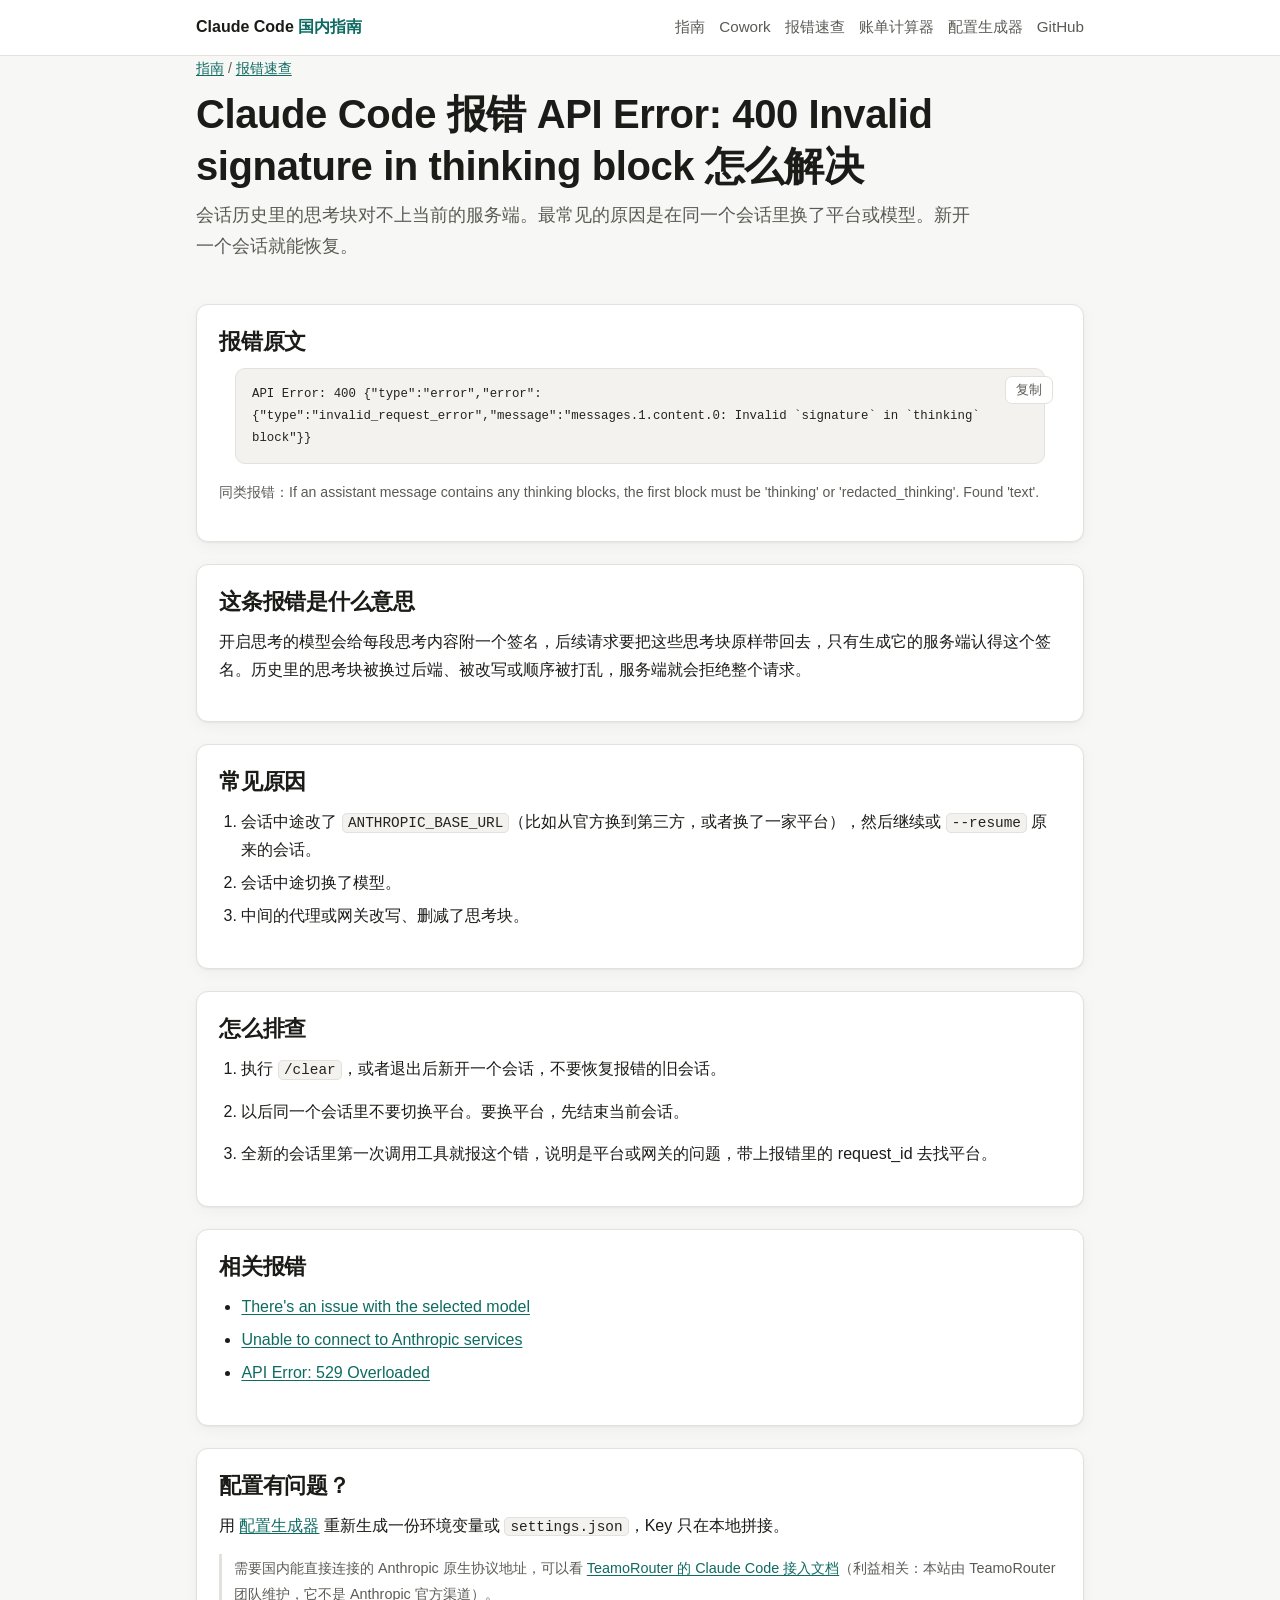
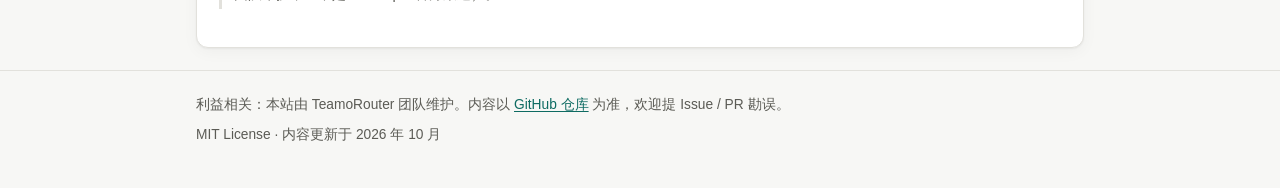
<file: docs/errors/400-thinking-signature/index.html>
<!doctype html>
<html lang="zh-CN">
<head>
  <meta charset="utf-8">
  <meta name="viewport" content="width=device-width, initial-scale=1">
  <meta http-equiv="Content-Security-Policy" content="default-src 'self'; script-src 'self'; style-src 'self'; img-src 'self' data:; connect-src 'self'; object-src 'none'; base-uri 'none'; form-action 'none'">
  <title>Claude Code 报错 API Error: 400 Invalid signature in thinking block 怎么解决（原因与排查）| Claude Code 国内指南</title>
  <meta name="description" content="会话历史里的思考块对不上当前的服务端。最常见的原因是在同一个会话里换了平台或模型。新开一个会话就能恢复。">
  <link rel="canonical" href="https://2867297362mjb-sketch.github.io/claude-code-guide-cn/errors/400-thinking-signature/">
  <meta property="og:type" content="article">
  <meta property="og:locale" content="zh_CN">
  <meta property="og:title" content="Claude Code 报错 API Error: 400 Invalid signature in thinking block 怎么解决（原因与排查）| Claude Code 国内指南">
  <meta property="og:description" content="会话历史里的思考块对不上当前的服务端。最常见的原因是在同一个会话里换了平台或模型。新开一个会话就能恢复。">
  <meta property="og:url" content="https://2867297362mjb-sketch.github.io/claude-code-guide-cn/errors/400-thinking-signature/">
  <meta name="theme-color" content="#0e6b62">
  <link rel="icon" href="../../favicon.svg" type="image/svg+xml">
  <link rel="stylesheet" href="../../assets/style.css">
  <script src="../../assets/site.js" defer></script>
  <script type="application/ld+json">
{
  "@context": "https://schema.org",
  "@type": "FAQPage",
  "mainEntity": [
    {
      "@type": "Question",
      "name": "Claude Code 报错 API Error: 400 Invalid signature in thinking block 怎么解决",
      "acceptedAnswer": {
        "@type": "Answer",
        "text": "会话历史里的思考块对不上当前的服务端。最常见的原因是在同一个会话里换了平台或模型。新开一个会话就能恢复。"
      }
    }
  ]
}
  </script>
</head>
<body>
  <header class="site-header">
    <div class="wrap">
      <a class="brand" href="../../">Claude Code <span>国内指南</span></a>
      <nav class="nav" aria-label="主导航">
        <a href="../../">指南</a>
        <a href="../../cowork/">Cowork</a>
        <a href="../../errors/">报错速查</a>
        <a href="../../calculator/">账单计算器</a>
        <a href="../../config/">配置生成器</a>
        <a href="https://github.com/2867297362mjb-sketch/claude-code-guide-cn">GitHub</a>
      </nav>
    </div>
  </header>
  <main class="wrap">
    <nav class="small muted" aria-label="位置"><a href="../../">指南</a> / <a href="../">报错速查</a></nav>
    <section class="hero">
      <h1>Claude Code 报错 API Error: 400 Invalid signature in thinking block 怎么解决</h1>
      <p class="lead">会话历史里的思考块对不上当前的服务端。最常见的原因是在同一个会话里换了平台或模型。新开一个会话就能恢复。</p>
    </section>

    <section class="card">
      <h2>报错原文</h2>
      <div class="code wrap"><pre><code>API Error: 400 {"type":"error","error":{"type":"invalid_request_error","message":"messages.1.content.0: Invalid `signature` in `thinking` block"}}</code></pre></div>
      <p class="small muted">同类报错：If an assistant message contains any thinking blocks, the first block must be 'thinking' or 'redacted_thinking'. Found 'text'.</p>
    </section>

    <section class="card">
      <h2>这条报错是什么意思</h2>
      <p>开启思考的模型会给每段思考内容附一个签名，后续请求要把这些思考块原样带回去，只有生成它的服务端认得这个签名。历史里的思考块被换过后端、被改写或顺序被打乱，服务端就会拒绝整个请求。</p>
    </section>

    <section class="card">
      <h2>常见原因</h2>
      <ol>
        <li>会话中途改了 <code>ANTHROPIC_BASE_URL</code>（比如从官方换到第三方，或者换了一家平台），然后继续或 <code>--resume</code> 原来的会话。</li>
        <li>会话中途切换了模型。</li>
        <li>中间的代理或网关改写、删减了思考块。</li>
      </ol>
    </section>

    <section class="card">
      <h2>怎么排查</h2>
      <ol>
        <li><p>执行 <code>/clear</code>，或者退出后新开一个会话，不要恢复报错的旧会话。</p></li>
        <li><p>以后同一个会话里不要切换平台。要换平台，先结束当前会话。</p></li>
        <li><p>全新的会话里第一次调用工具就报这个错，说明是平台或网关的问题，带上报错里的 request_id 去找平台。</p></li>
      </ol>
    </section>

    <section class="card">
      <h2>相关报错</h2>
      <ul>
        <li><a href="../model-not-found/">There's an issue with the selected model</a></li>
        <li><a href="../unable-to-connect/">Unable to connect to Anthropic services</a></li>
        <li><a href="../529-overloaded/">API Error: 529 Overloaded</a></li>
      </ul>
    </section>

    <section class="card">
      <h2>配置有问题？</h2>
      <p>用 <a href="../../config/">配置生成器</a> 重新生成一份环境变量或 <code>settings.json</code>，Key 只在本地拼接。</p>
      <p class="note">需要国内能直接连接的 Anthropic 原生协议地址，可以看 <a href="https://teamorouter.com/zh/docs/install-claude-code?utm_source=github&amp;utm_medium=tool&amp;utm_campaign=cc_error_pages&amp;utm_content=400-thinking-signature">TeamoRouter 的 Claude Code 接入文档</a>（利益相关：本站由 TeamoRouter 团队维护，它不是 Anthropic 官方渠道）。</p>
    </section>
  </main>

  <footer class="site-footer">
    <div class="wrap">
      <p>利益相关：本站由 TeamoRouter 团队维护。内容以 <a href="https://github.com/2867297362mjb-sketch/claude-code-guide-cn">GitHub 仓库</a> 为准，欢迎提 Issue / PR 勘误。</p>
      <p>MIT License · 内容更新于 2026 年 10 月</p>
    </div>
  </footer>
</body>
</html>
</file>
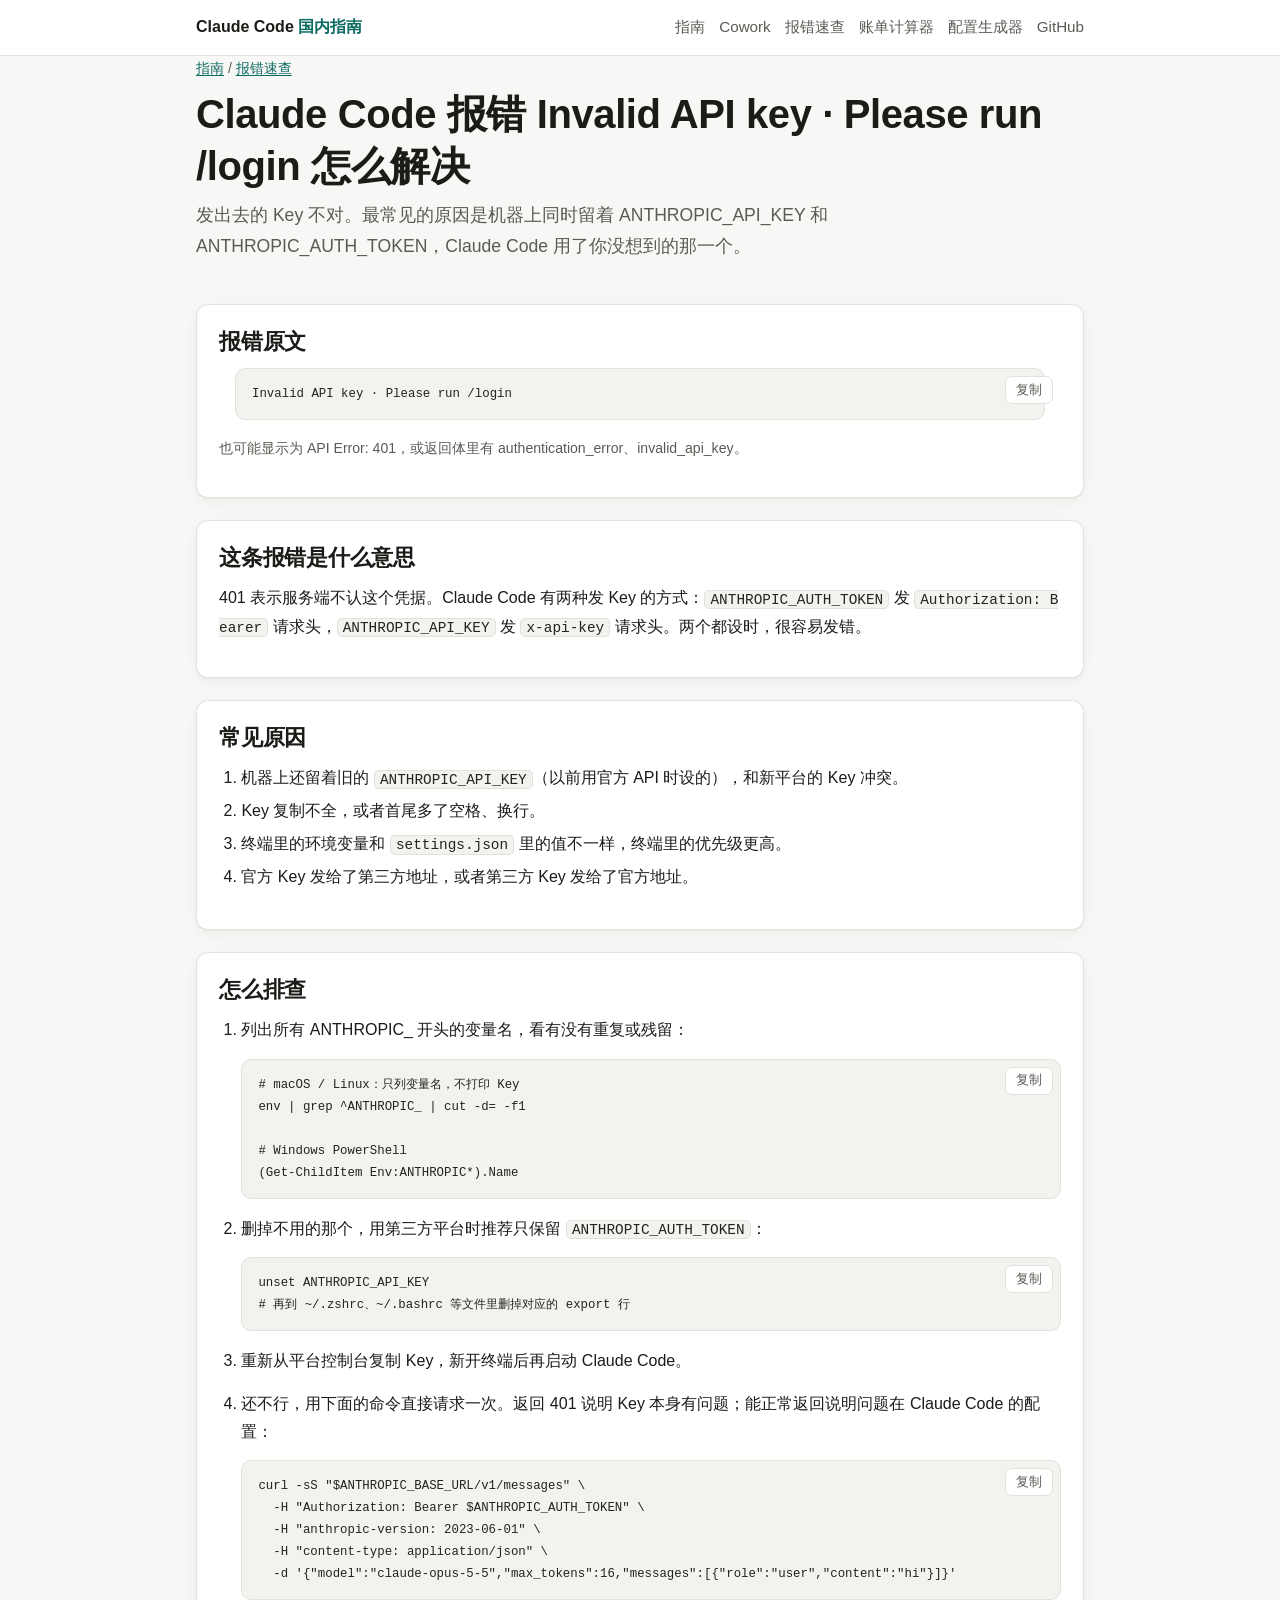
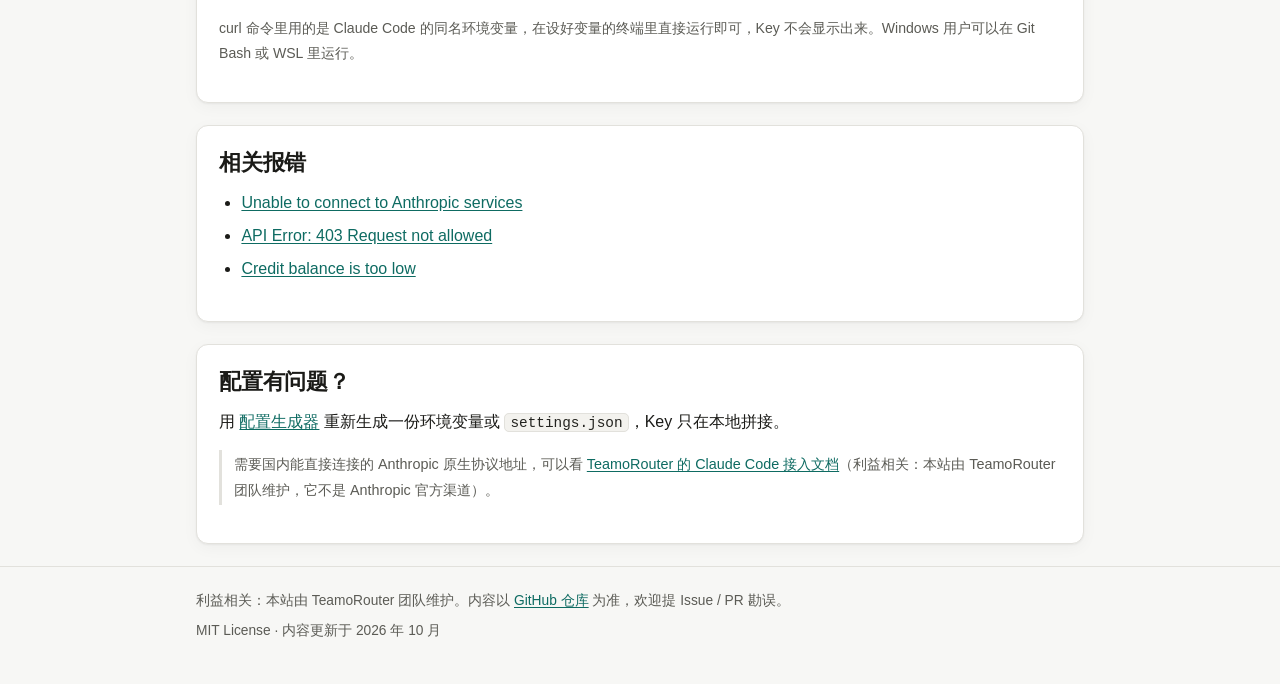
<file: docs/errors/401-invalid-api-key/index.html>
<!doctype html>
<html lang="zh-CN">
<head>
  <meta charset="utf-8">
  <meta name="viewport" content="width=device-width, initial-scale=1">
  <meta http-equiv="Content-Security-Policy" content="default-src 'self'; script-src 'self'; style-src 'self'; img-src 'self' data:; connect-src 'self'; object-src 'none'; base-uri 'none'; form-action 'none'">
  <title>Claude Code 报错 Invalid API key · Please run /login 怎么解决（原因与排查）| Claude Code 国内指南</title>
  <meta name="description" content="发出去的 Key 不对。最常见的原因是机器上同时留着 ANTHROPIC_API_KEY 和 ANTHROPIC_AUTH_TOKEN，Claude Code 用了你没想到的那一个。">
  <link rel="canonical" href="https://2867297362mjb-sketch.github.io/claude-code-guide-cn/errors/401-invalid-api-key/">
  <meta property="og:type" content="article">
  <meta property="og:locale" content="zh_CN">
  <meta property="og:title" content="Claude Code 报错 Invalid API key · Please run /login 怎么解决（原因与排查）| Claude Code 国内指南">
  <meta property="og:description" content="发出去的 Key 不对。最常见的原因是机器上同时留着 ANTHROPIC_API_KEY 和 ANTHROPIC_AUTH_TOKEN，Claude Code 用了你没想到的那一个。">
  <meta property="og:url" content="https://2867297362mjb-sketch.github.io/claude-code-guide-cn/errors/401-invalid-api-key/">
  <meta name="theme-color" content="#0e6b62">
  <link rel="icon" href="../../favicon.svg" type="image/svg+xml">
  <link rel="stylesheet" href="../../assets/style.css">
  <script src="../../assets/site.js" defer></script>
  <script type="application/ld+json">
{
  "@context": "https://schema.org",
  "@type": "FAQPage",
  "mainEntity": [
    {
      "@type": "Question",
      "name": "Claude Code 报错 Invalid API key · Please run /login 怎么解决",
      "acceptedAnswer": {
        "@type": "Answer",
        "text": "发出去的 Key 不对。最常见的原因是机器上同时留着 ANTHROPIC_API_KEY 和 ANTHROPIC_AUTH_TOKEN，Claude Code 用了你没想到的那一个。"
      }
    }
  ]
}
  </script>
</head>
<body>
  <header class="site-header">
    <div class="wrap">
      <a class="brand" href="../../">Claude Code <span>国内指南</span></a>
      <nav class="nav" aria-label="主导航">
        <a href="../../">指南</a>
        <a href="../../cowork/">Cowork</a>
        <a href="../../errors/">报错速查</a>
        <a href="../../calculator/">账单计算器</a>
        <a href="../../config/">配置生成器</a>
        <a href="https://github.com/2867297362mjb-sketch/claude-code-guide-cn">GitHub</a>
      </nav>
    </div>
  </header>
  <main class="wrap">
    <nav class="small muted" aria-label="位置"><a href="../../">指南</a> / <a href="../">报错速查</a></nav>
    <section class="hero">
      <h1>Claude Code 报错 Invalid API key · Please run /login 怎么解决</h1>
      <p class="lead">发出去的 Key 不对。最常见的原因是机器上同时留着 ANTHROPIC_API_KEY 和 ANTHROPIC_AUTH_TOKEN，Claude Code 用了你没想到的那一个。</p>
    </section>

    <section class="card">
      <h2>报错原文</h2>
      <div class="code wrap"><pre><code>Invalid API key · Please run /login</code></pre></div>
      <p class="small muted">也可能显示为 API Error: 401，或返回体里有 authentication_error、invalid_api_key。</p>
    </section>

    <section class="card">
      <h2>这条报错是什么意思</h2>
      <p>401 表示服务端不认这个凭据。Claude Code 有两种发 Key 的方式：<code>ANTHROPIC_AUTH_TOKEN</code> 发 <code>Authorization: Bearer</code> 请求头，<code>ANTHROPIC_API_KEY</code> 发 <code>x-api-key</code> 请求头。两个都设时，很容易发错。</p>
    </section>

    <section class="card">
      <h2>常见原因</h2>
      <ol>
        <li>机器上还留着旧的 <code>ANTHROPIC_API_KEY</code>（以前用官方 API 时设的），和新平台的 Key 冲突。</li>
        <li>Key 复制不全，或者首尾多了空格、换行。</li>
        <li>终端里的环境变量和 <code>settings.json</code> 里的值不一样，终端里的优先级更高。</li>
        <li>官方 Key 发给了第三方地址，或者第三方 Key 发给了官方地址。</li>
      </ol>
    </section>

    <section class="card">
      <h2>怎么排查</h2>
      <ol>
        <li><p>列出所有 ANTHROPIC_ 开头的变量名，看有没有重复或残留：</p><div class="code"><pre><code># macOS / Linux：只列变量名，不打印 Key
env | grep ^ANTHROPIC_ | cut -d= -f1

# Windows PowerShell
(Get-ChildItem Env:ANTHROPIC*).Name</code></pre></div></li>
        <li><p>删掉不用的那个，用第三方平台时推荐只保留 <code>ANTHROPIC_AUTH_TOKEN</code>：</p><div class="code"><pre><code>unset ANTHROPIC_API_KEY
# 再到 ~/.zshrc、~/.bashrc 等文件里删掉对应的 export 行</code></pre></div></li>
        <li><p>重新从平台控制台复制 Key，新开终端后再启动 Claude Code。</p></li>
        <li><p>还不行，用下面的命令直接请求一次。返回 401 说明 Key 本身有问题；能正常返回说明问题在 Claude Code 的配置：</p><div class="code"><pre><code>curl -sS "$ANTHROPIC_BASE_URL/v1/messages" \
  -H "Authorization: Bearer $ANTHROPIC_AUTH_TOKEN" \
  -H "anthropic-version: 2023-06-01" \
  -H "content-type: application/json" \
  -d '{"model":"claude-opus-5-5","max_tokens":16,"messages":[{"role":"user","content":"hi"}]}'</code></pre></div></li>
      </ol>
      <p class="small muted">curl 命令里用的是 Claude Code 的同名环境变量，在设好变量的终端里直接运行即可，Key 不会显示出来。Windows 用户可以在 Git Bash 或 WSL 里运行。</p>
    </section>

    <section class="card">
      <h2>相关报错</h2>
      <ul>
        <li><a href="../unable-to-connect/">Unable to connect to Anthropic services</a></li>
        <li><a href="../403-request-not-allowed/">API Error: 403 Request not allowed</a></li>
        <li><a href="../credit-balance-too-low/">Credit balance is too low</a></li>
      </ul>
    </section>

    <section class="card">
      <h2>配置有问题？</h2>
      <p>用 <a href="../../config/">配置生成器</a> 重新生成一份环境变量或 <code>settings.json</code>，Key 只在本地拼接。</p>
      <p class="note">需要国内能直接连接的 Anthropic 原生协议地址，可以看 <a href="https://teamorouter.com/zh/docs/install-claude-code?utm_source=github&amp;utm_medium=tool&amp;utm_campaign=cc_error_pages&amp;utm_content=401-invalid-api-key">TeamoRouter 的 Claude Code 接入文档</a>（利益相关：本站由 TeamoRouter 团队维护，它不是 Anthropic 官方渠道）。</p>
    </section>
  </main>

  <footer class="site-footer">
    <div class="wrap">
      <p>利益相关：本站由 TeamoRouter 团队维护。内容以 <a href="https://github.com/2867297362mjb-sketch/claude-code-guide-cn">GitHub 仓库</a> 为准，欢迎提 Issue / PR 勘误。</p>
      <p>MIT License · 内容更新于 2026 年 10 月</p>
    </div>
  </footer>
</body>
</html>
</file>
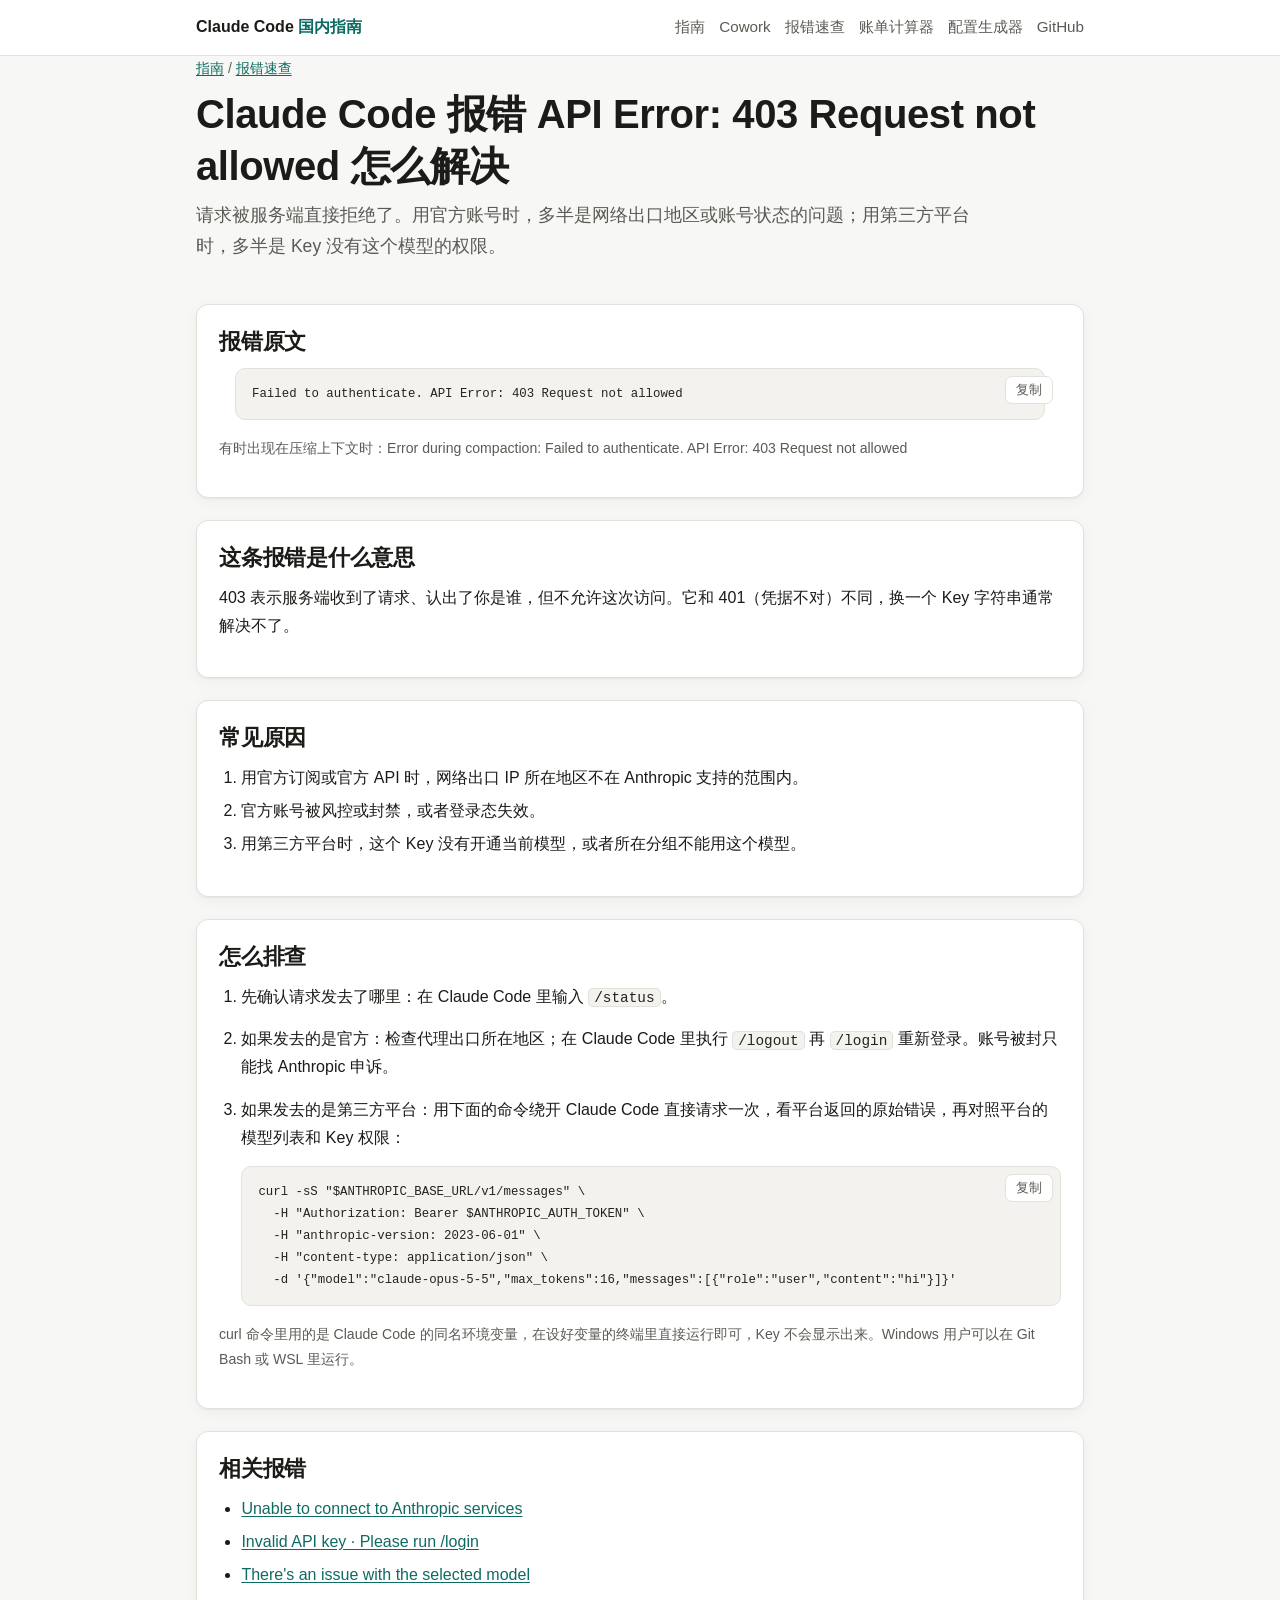
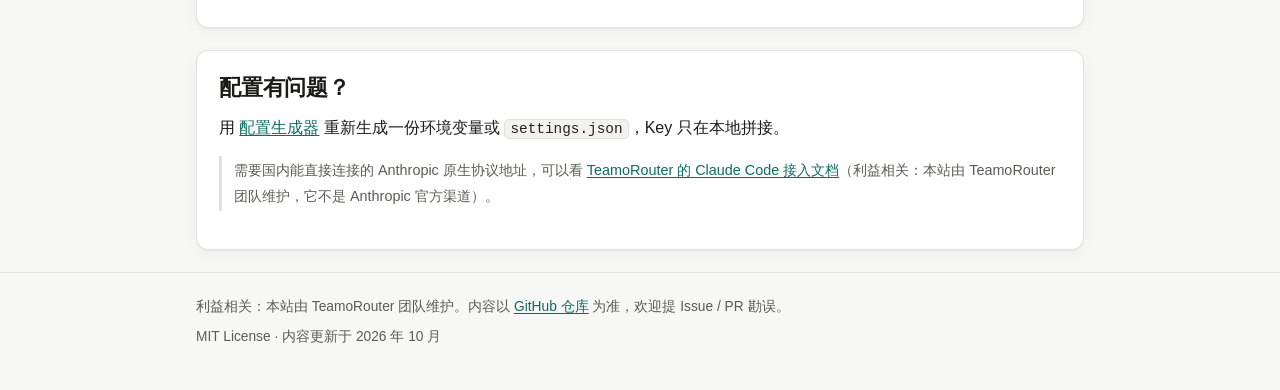
<file: docs/errors/403-request-not-allowed/index.html>
<!doctype html>
<html lang="zh-CN">
<head>
  <meta charset="utf-8">
  <meta name="viewport" content="width=device-width, initial-scale=1">
  <meta http-equiv="Content-Security-Policy" content="default-src 'self'; script-src 'self'; style-src 'self'; img-src 'self' data:; connect-src 'self'; object-src 'none'; base-uri 'none'; form-action 'none'">
  <title>Claude Code 报错 API Error: 403 Request not allowed 怎么解决（原因与排查）| Claude Code 国内指南</title>
  <meta name="description" content="请求被服务端直接拒绝了。用官方账号时，多半是网络出口地区或账号状态的问题；用第三方平台时，多半是 Key 没有这个模型的权限。">
  <link rel="canonical" href="https://2867297362mjb-sketch.github.io/claude-code-guide-cn/errors/403-request-not-allowed/">
  <meta property="og:type" content="article">
  <meta property="og:locale" content="zh_CN">
  <meta property="og:title" content="Claude Code 报错 API Error: 403 Request not allowed 怎么解决（原因与排查）| Claude Code 国内指南">
  <meta property="og:description" content="请求被服务端直接拒绝了。用官方账号时，多半是网络出口地区或账号状态的问题；用第三方平台时，多半是 Key 没有这个模型的权限。">
  <meta property="og:url" content="https://2867297362mjb-sketch.github.io/claude-code-guide-cn/errors/403-request-not-allowed/">
  <meta name="theme-color" content="#0e6b62">
  <link rel="icon" href="../../favicon.svg" type="image/svg+xml">
  <link rel="stylesheet" href="../../assets/style.css">
  <script src="../../assets/site.js" defer></script>
  <script type="application/ld+json">
{
  "@context": "https://schema.org",
  "@type": "FAQPage",
  "mainEntity": [
    {
      "@type": "Question",
      "name": "Claude Code 报错 API Error: 403 Request not allowed 怎么解决",
      "acceptedAnswer": {
        "@type": "Answer",
        "text": "请求被服务端直接拒绝了。用官方账号时，多半是网络出口地区或账号状态的问题；用第三方平台时，多半是 Key 没有这个模型的权限。"
      }
    }
  ]
}
  </script>
</head>
<body>
  <header class="site-header">
    <div class="wrap">
      <a class="brand" href="../../">Claude Code <span>国内指南</span></a>
      <nav class="nav" aria-label="主导航">
        <a href="../../">指南</a>
        <a href="../../cowork/">Cowork</a>
        <a href="../../errors/">报错速查</a>
        <a href="../../calculator/">账单计算器</a>
        <a href="../../config/">配置生成器</a>
        <a href="https://github.com/2867297362mjb-sketch/claude-code-guide-cn">GitHub</a>
      </nav>
    </div>
  </header>
  <main class="wrap">
    <nav class="small muted" aria-label="位置"><a href="../../">指南</a> / <a href="../">报错速查</a></nav>
    <section class="hero">
      <h1>Claude Code 报错 API Error: 403 Request not allowed 怎么解决</h1>
      <p class="lead">请求被服务端直接拒绝了。用官方账号时，多半是网络出口地区或账号状态的问题；用第三方平台时，多半是 Key 没有这个模型的权限。</p>
    </section>

    <section class="card">
      <h2>报错原文</h2>
      <div class="code wrap"><pre><code>Failed to authenticate. API Error: 403 Request not allowed</code></pre></div>
      <p class="small muted">有时出现在压缩上下文时：Error during compaction: Failed to authenticate. API Error: 403 Request not allowed</p>
    </section>

    <section class="card">
      <h2>这条报错是什么意思</h2>
      <p>403 表示服务端收到了请求、认出了你是谁，但不允许这次访问。它和 401（凭据不对）不同，换一个 Key 字符串通常解决不了。</p>
    </section>

    <section class="card">
      <h2>常见原因</h2>
      <ol>
        <li>用官方订阅或官方 API 时，网络出口 IP 所在地区不在 Anthropic 支持的范围内。</li>
        <li>官方账号被风控或封禁，或者登录态失效。</li>
        <li>用第三方平台时，这个 Key 没有开通当前模型，或者所在分组不能用这个模型。</li>
      </ol>
    </section>

    <section class="card">
      <h2>怎么排查</h2>
      <ol>
        <li><p>先确认请求发去了哪里：在 Claude Code 里输入 <code>/status</code>。</p></li>
        <li><p>如果发去的是官方：检查代理出口所在地区；在 Claude Code 里执行 <code>/logout</code> 再 <code>/login</code> 重新登录。账号被封只能找 Anthropic 申诉。</p></li>
        <li><p>如果发去的是第三方平台：用下面的命令绕开 Claude Code 直接请求一次，看平台返回的原始错误，再对照平台的模型列表和 Key 权限：</p><div class="code"><pre><code>curl -sS "$ANTHROPIC_BASE_URL/v1/messages" \
  -H "Authorization: Bearer $ANTHROPIC_AUTH_TOKEN" \
  -H "anthropic-version: 2023-06-01" \
  -H "content-type: application/json" \
  -d '{"model":"claude-opus-5-5","max_tokens":16,"messages":[{"role":"user","content":"hi"}]}'</code></pre></div></li>
      </ol>
      <p class="small muted">curl 命令里用的是 Claude Code 的同名环境变量，在设好变量的终端里直接运行即可，Key 不会显示出来。Windows 用户可以在 Git Bash 或 WSL 里运行。</p>
    </section>

    <section class="card">
      <h2>相关报错</h2>
      <ul>
        <li><a href="../unable-to-connect/">Unable to connect to Anthropic services</a></li>
        <li><a href="../401-invalid-api-key/">Invalid API key · Please run /login</a></li>
        <li><a href="../model-not-found/">There's an issue with the selected model</a></li>
      </ul>
    </section>

    <section class="card">
      <h2>配置有问题？</h2>
      <p>用 <a href="../../config/">配置生成器</a> 重新生成一份环境变量或 <code>settings.json</code>，Key 只在本地拼接。</p>
      <p class="note">需要国内能直接连接的 Anthropic 原生协议地址，可以看 <a href="https://teamorouter.com/zh/docs/install-claude-code?utm_source=github&amp;utm_medium=tool&amp;utm_campaign=cc_error_pages&amp;utm_content=403-request-not-allowed">TeamoRouter 的 Claude Code 接入文档</a>（利益相关：本站由 TeamoRouter 团队维护，它不是 Anthropic 官方渠道）。</p>
    </section>
  </main>

  <footer class="site-footer">
    <div class="wrap">
      <p>利益相关：本站由 TeamoRouter 团队维护。内容以 <a href="https://github.com/2867297362mjb-sketch/claude-code-guide-cn">GitHub 仓库</a> 为准，欢迎提 Issue / PR 勘误。</p>
      <p>MIT License · 内容更新于 2026 年 10 月</p>
    </div>
  </footer>
</body>
</html>
</file>
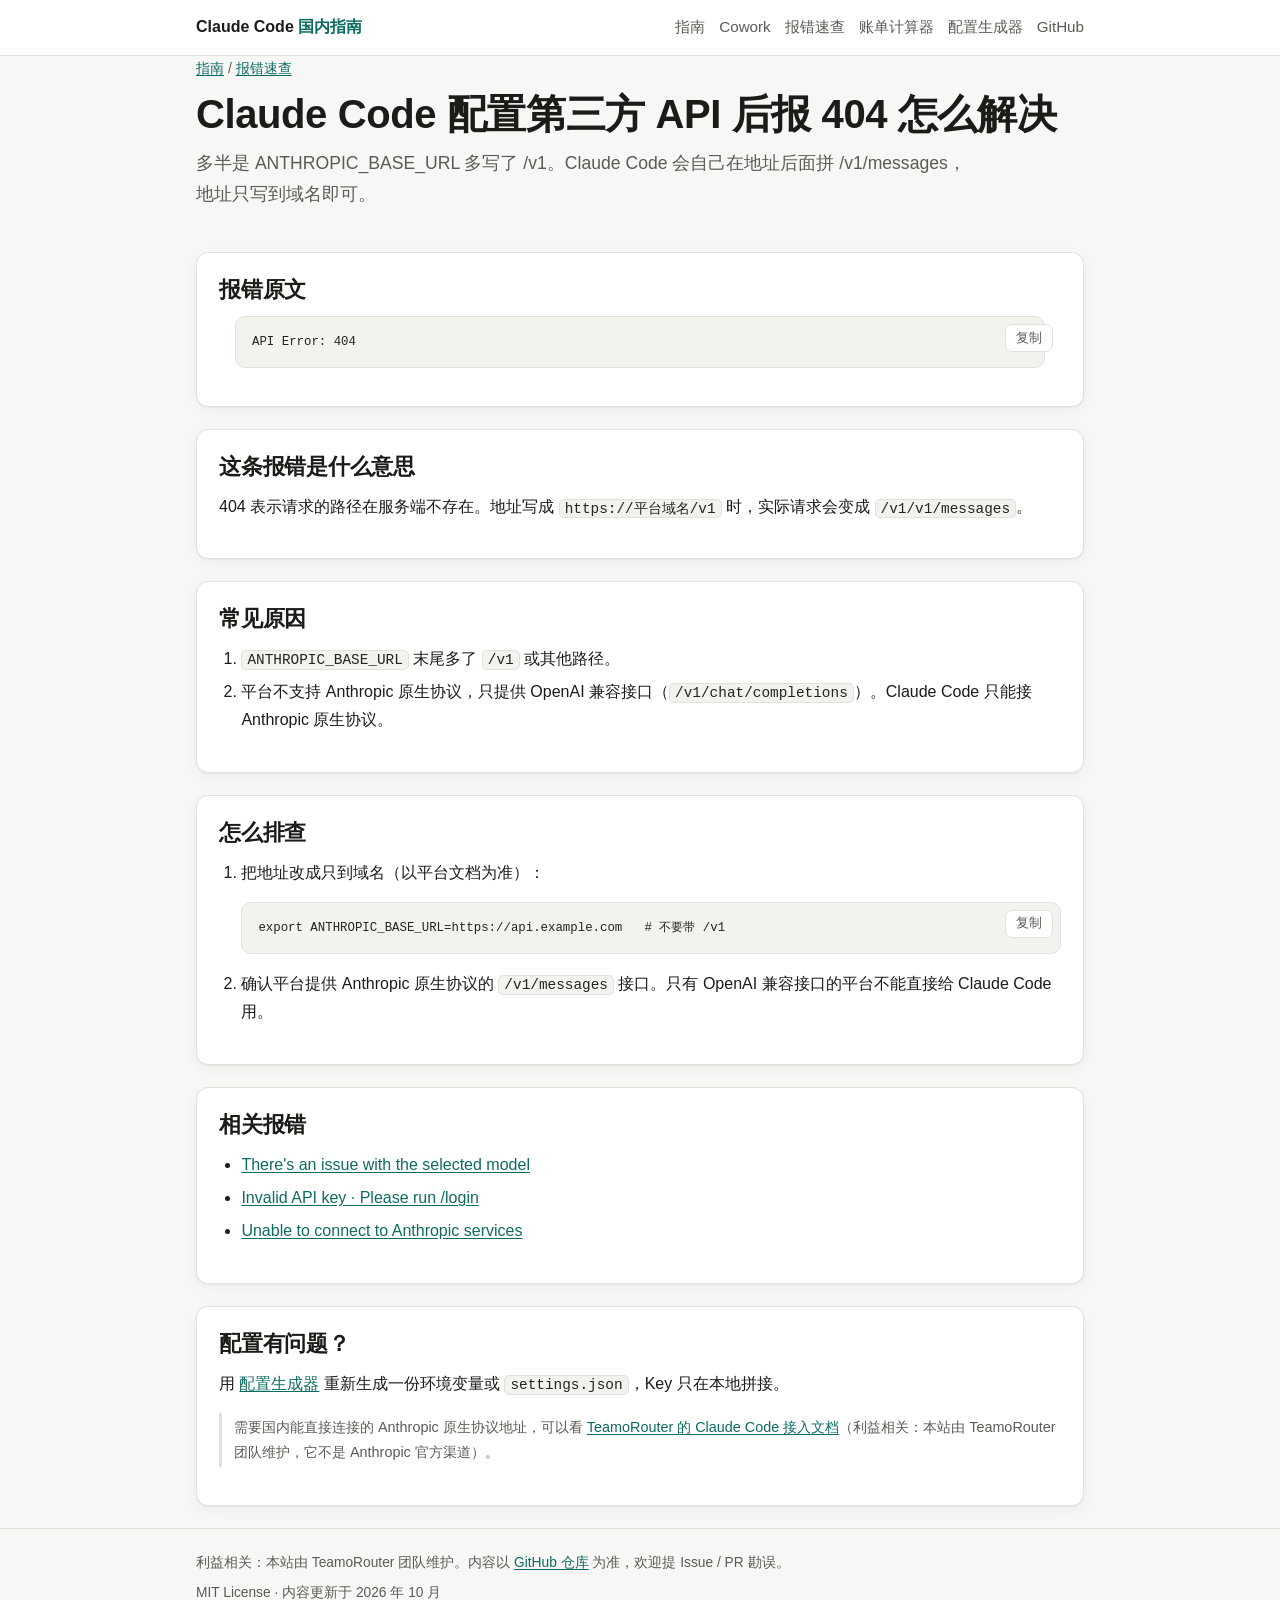
<file: docs/errors/404-not-found/index.html>
<!doctype html>
<html lang="zh-CN">
<head>
  <meta charset="utf-8">
  <meta name="viewport" content="width=device-width, initial-scale=1">
  <meta http-equiv="Content-Security-Policy" content="default-src 'self'; script-src 'self'; style-src 'self'; img-src 'self' data:; connect-src 'self'; object-src 'none'; base-uri 'none'; form-action 'none'">
  <title>Claude Code 配置第三方 API 后报 404 怎么解决（原因与排查）| Claude Code 国内指南</title>
  <meta name="description" content="多半是 ANTHROPIC_BASE_URL 多写了 /v1。Claude Code 会自己在地址后面拼 /v1/messages，地址只写到域名即可。">
  <link rel="canonical" href="https://2867297362mjb-sketch.github.io/claude-code-guide-cn/errors/404-not-found/">
  <meta property="og:type" content="article">
  <meta property="og:locale" content="zh_CN">
  <meta property="og:title" content="Claude Code 配置第三方 API 后报 404 怎么解决（原因与排查）| Claude Code 国内指南">
  <meta property="og:description" content="多半是 ANTHROPIC_BASE_URL 多写了 /v1。Claude Code 会自己在地址后面拼 /v1/messages，地址只写到域名即可。">
  <meta property="og:url" content="https://2867297362mjb-sketch.github.io/claude-code-guide-cn/errors/404-not-found/">
  <meta name="theme-color" content="#0e6b62">
  <link rel="icon" href="../../favicon.svg" type="image/svg+xml">
  <link rel="stylesheet" href="../../assets/style.css">
  <script src="../../assets/site.js" defer></script>
  <script type="application/ld+json">
{
  "@context": "https://schema.org",
  "@type": "FAQPage",
  "mainEntity": [
    {
      "@type": "Question",
      "name": "Claude Code 配置第三方 API 后报 404 怎么解决",
      "acceptedAnswer": {
        "@type": "Answer",
        "text": "多半是 ANTHROPIC_BASE_URL 多写了 /v1。Claude Code 会自己在地址后面拼 /v1/messages，地址只写到域名即可。"
      }
    }
  ]
}
  </script>
</head>
<body>
  <header class="site-header">
    <div class="wrap">
      <a class="brand" href="../../">Claude Code <span>国内指南</span></a>
      <nav class="nav" aria-label="主导航">
        <a href="../../">指南</a>
        <a href="../../cowork/">Cowork</a>
        <a href="../../errors/">报错速查</a>
        <a href="../../calculator/">账单计算器</a>
        <a href="../../config/">配置生成器</a>
        <a href="https://github.com/2867297362mjb-sketch/claude-code-guide-cn">GitHub</a>
      </nav>
    </div>
  </header>
  <main class="wrap">
    <nav class="small muted" aria-label="位置"><a href="../../">指南</a> / <a href="../">报错速查</a></nav>
    <section class="hero">
      <h1>Claude Code 配置第三方 API 后报 404 怎么解决</h1>
      <p class="lead">多半是 ANTHROPIC_BASE_URL 多写了 /v1。Claude Code 会自己在地址后面拼 /v1/messages，地址只写到域名即可。</p>
    </section>

    <section class="card">
      <h2>报错原文</h2>
      <div class="code wrap"><pre><code>API Error: 404</code></pre></div>
    </section>

    <section class="card">
      <h2>这条报错是什么意思</h2>
      <p>404 表示请求的路径在服务端不存在。地址写成 <code>https://平台域名/v1</code> 时，实际请求会变成 <code>/v1/v1/messages</code>。</p>
    </section>

    <section class="card">
      <h2>常见原因</h2>
      <ol>
        <li><code>ANTHROPIC_BASE_URL</code> 末尾多了 <code>/v1</code> 或其他路径。</li>
        <li>平台不支持 Anthropic 原生协议，只提供 OpenAI 兼容接口（<code>/v1/chat/completions</code>）。Claude Code 只能接 Anthropic 原生协议。</li>
      </ol>
    </section>

    <section class="card">
      <h2>怎么排查</h2>
      <ol>
        <li><p>把地址改成只到域名（以平台文档为准）：</p><div class="code"><pre><code>export ANTHROPIC_BASE_URL=https://api.example.com   # 不要带 /v1</code></pre></div></li>
        <li><p>确认平台提供 Anthropic 原生协议的 <code>/v1/messages</code> 接口。只有 OpenAI 兼容接口的平台不能直接给 Claude Code 用。</p></li>
      </ol>
    </section>

    <section class="card">
      <h2>相关报错</h2>
      <ul>
        <li><a href="../model-not-found/">There's an issue with the selected model</a></li>
        <li><a href="../401-invalid-api-key/">Invalid API key · Please run /login</a></li>
        <li><a href="../unable-to-connect/">Unable to connect to Anthropic services</a></li>
      </ul>
    </section>

    <section class="card">
      <h2>配置有问题？</h2>
      <p>用 <a href="../../config/">配置生成器</a> 重新生成一份环境变量或 <code>settings.json</code>，Key 只在本地拼接。</p>
      <p class="note">需要国内能直接连接的 Anthropic 原生协议地址，可以看 <a href="https://teamorouter.com/zh/docs/install-claude-code?utm_source=github&amp;utm_medium=tool&amp;utm_campaign=cc_error_pages&amp;utm_content=404-not-found">TeamoRouter 的 Claude Code 接入文档</a>（利益相关：本站由 TeamoRouter 团队维护，它不是 Anthropic 官方渠道）。</p>
    </section>
  </main>

  <footer class="site-footer">
    <div class="wrap">
      <p>利益相关：本站由 TeamoRouter 团队维护。内容以 <a href="https://github.com/2867297362mjb-sketch/claude-code-guide-cn">GitHub 仓库</a> 为准，欢迎提 Issue / PR 勘误。</p>
      <p>MIT License · 内容更新于 2026 年 10 月</p>
    </div>
  </footer>
</body>
</html>
</file>
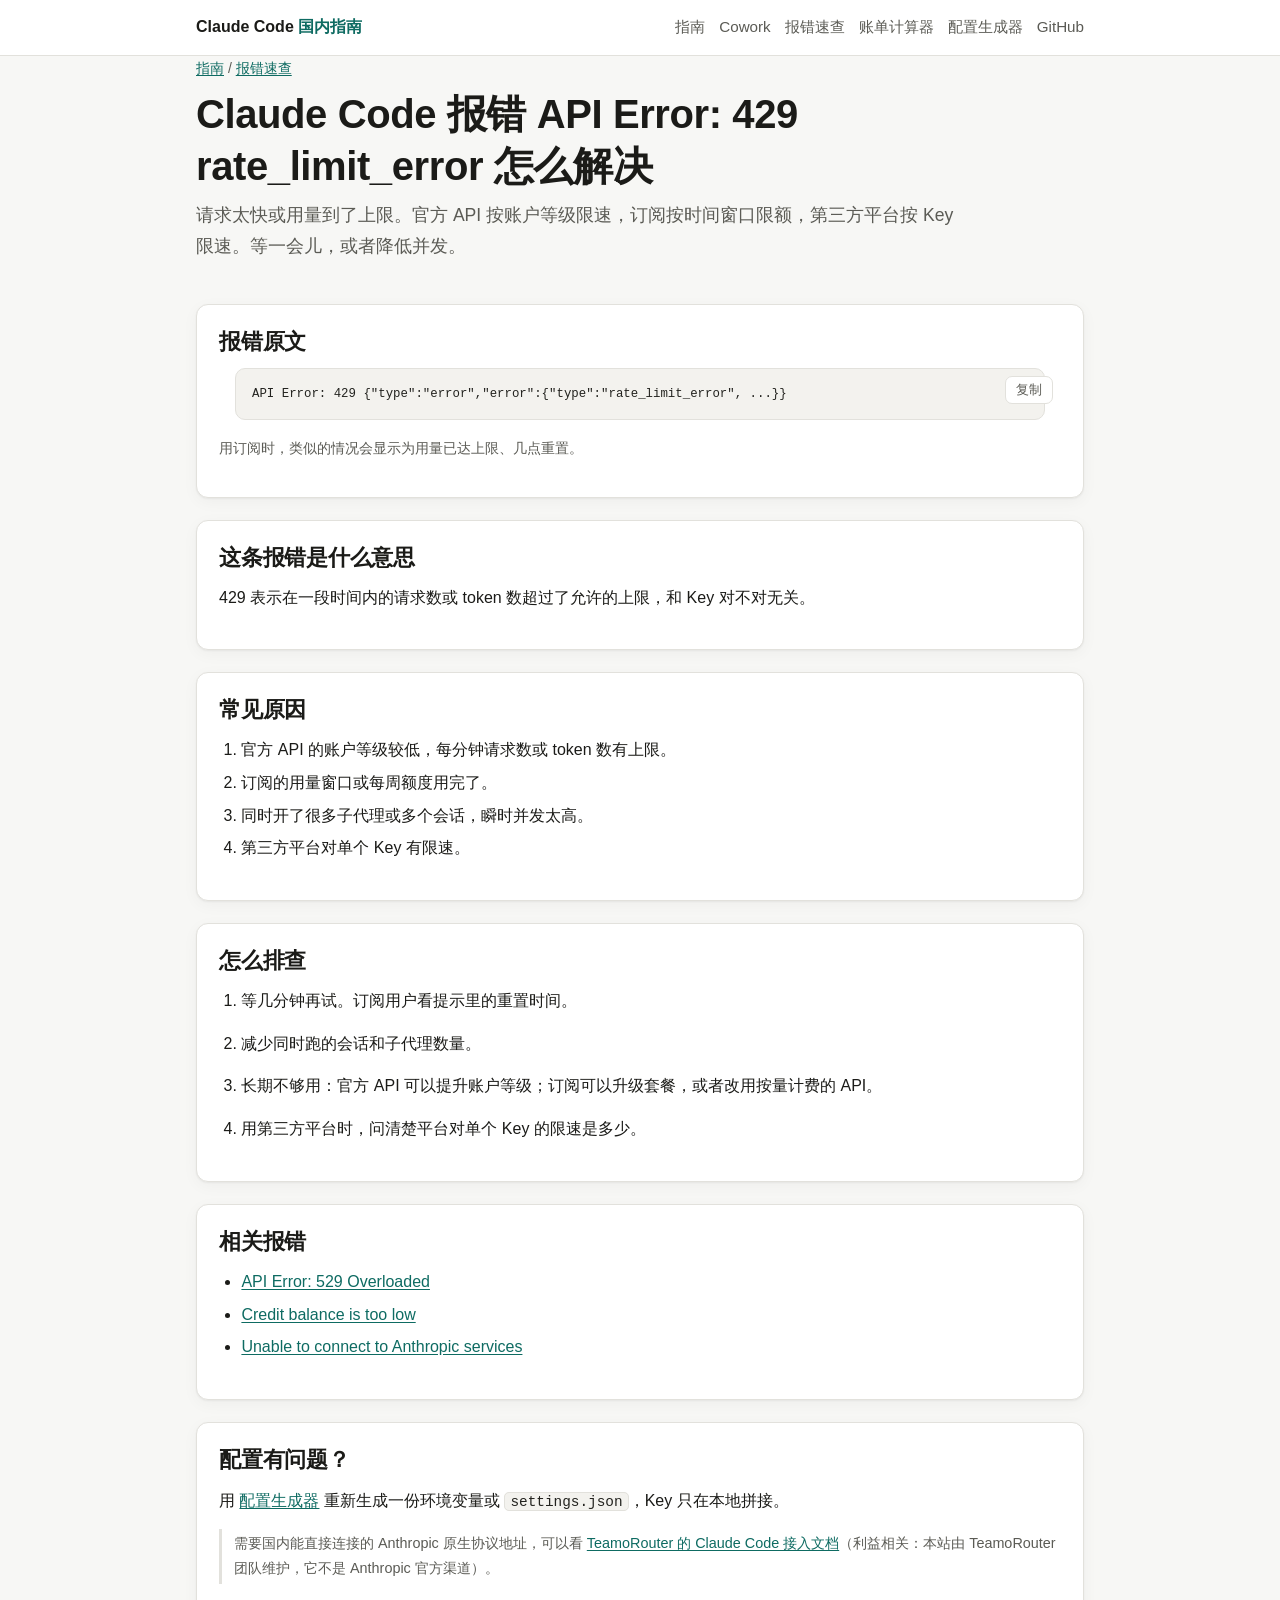
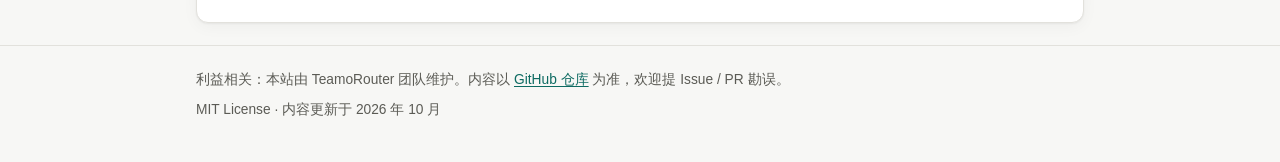
<file: docs/errors/429-rate-limit/index.html>
<!doctype html>
<html lang="zh-CN">
<head>
  <meta charset="utf-8">
  <meta name="viewport" content="width=device-width, initial-scale=1">
  <meta http-equiv="Content-Security-Policy" content="default-src 'self'; script-src 'self'; style-src 'self'; img-src 'self' data:; connect-src 'self'; object-src 'none'; base-uri 'none'; form-action 'none'">
  <title>Claude Code 报错 API Error: 429 rate_limit_error 怎么解决（原因与排查）| Claude Code 国内指南</title>
  <meta name="description" content="请求太快或用量到了上限。官方 API 按账户等级限速，订阅按时间窗口限额，第三方平台按 Key 限速。等一会儿，或者降低并发。">
  <link rel="canonical" href="https://2867297362mjb-sketch.github.io/claude-code-guide-cn/errors/429-rate-limit/">
  <meta property="og:type" content="article">
  <meta property="og:locale" content="zh_CN">
  <meta property="og:title" content="Claude Code 报错 API Error: 429 rate_limit_error 怎么解决（原因与排查）| Claude Code 国内指南">
  <meta property="og:description" content="请求太快或用量到了上限。官方 API 按账户等级限速，订阅按时间窗口限额，第三方平台按 Key 限速。等一会儿，或者降低并发。">
  <meta property="og:url" content="https://2867297362mjb-sketch.github.io/claude-code-guide-cn/errors/429-rate-limit/">
  <meta name="theme-color" content="#0e6b62">
  <link rel="icon" href="../../favicon.svg" type="image/svg+xml">
  <link rel="stylesheet" href="../../assets/style.css">
  <script src="../../assets/site.js" defer></script>
  <script type="application/ld+json">
{
  "@context": "https://schema.org",
  "@type": "FAQPage",
  "mainEntity": [
    {
      "@type": "Question",
      "name": "Claude Code 报错 API Error: 429 rate_limit_error 怎么解决",
      "acceptedAnswer": {
        "@type": "Answer",
        "text": "请求太快或用量到了上限。官方 API 按账户等级限速，订阅按时间窗口限额，第三方平台按 Key 限速。等一会儿，或者降低并发。"
      }
    }
  ]
}
  </script>
</head>
<body>
  <header class="site-header">
    <div class="wrap">
      <a class="brand" href="../../">Claude Code <span>国内指南</span></a>
      <nav class="nav" aria-label="主导航">
        <a href="../../">指南</a>
        <a href="../../cowork/">Cowork</a>
        <a href="../../errors/">报错速查</a>
        <a href="../../calculator/">账单计算器</a>
        <a href="../../config/">配置生成器</a>
        <a href="https://github.com/2867297362mjb-sketch/claude-code-guide-cn">GitHub</a>
      </nav>
    </div>
  </header>
  <main class="wrap">
    <nav class="small muted" aria-label="位置"><a href="../../">指南</a> / <a href="../">报错速查</a></nav>
    <section class="hero">
      <h1>Claude Code 报错 API Error: 429 rate_limit_error 怎么解决</h1>
      <p class="lead">请求太快或用量到了上限。官方 API 按账户等级限速，订阅按时间窗口限额，第三方平台按 Key 限速。等一会儿，或者降低并发。</p>
    </section>

    <section class="card">
      <h2>报错原文</h2>
      <div class="code wrap"><pre><code>API Error: 429 {"type":"error","error":{"type":"rate_limit_error", ...}}</code></pre></div>
      <p class="small muted">用订阅时，类似的情况会显示为用量已达上限、几点重置。</p>
    </section>

    <section class="card">
      <h2>这条报错是什么意思</h2>
      <p>429 表示在一段时间内的请求数或 token 数超过了允许的上限，和 Key 对不对无关。</p>
    </section>

    <section class="card">
      <h2>常见原因</h2>
      <ol>
        <li>官方 API 的账户等级较低，每分钟请求数或 token 数有上限。</li>
        <li>订阅的用量窗口或每周额度用完了。</li>
        <li>同时开了很多子代理或多个会话，瞬时并发太高。</li>
        <li>第三方平台对单个 Key 有限速。</li>
      </ol>
    </section>

    <section class="card">
      <h2>怎么排查</h2>
      <ol>
        <li><p>等几分钟再试。订阅用户看提示里的重置时间。</p></li>
        <li><p>减少同时跑的会话和子代理数量。</p></li>
        <li><p>长期不够用：官方 API 可以提升账户等级；订阅可以升级套餐，或者改用按量计费的 API。</p></li>
        <li><p>用第三方平台时，问清楚平台对单个 Key 的限速是多少。</p></li>
      </ol>
    </section>

    <section class="card">
      <h2>相关报错</h2>
      <ul>
        <li><a href="../529-overloaded/">API Error: 529 Overloaded</a></li>
        <li><a href="../credit-balance-too-low/">Credit balance is too low</a></li>
        <li><a href="../unable-to-connect/">Unable to connect to Anthropic services</a></li>
      </ul>
    </section>

    <section class="card">
      <h2>配置有问题？</h2>
      <p>用 <a href="../../config/">配置生成器</a> 重新生成一份环境变量或 <code>settings.json</code>，Key 只在本地拼接。</p>
      <p class="note">需要国内能直接连接的 Anthropic 原生协议地址，可以看 <a href="https://teamorouter.com/zh/docs/install-claude-code?utm_source=github&amp;utm_medium=tool&amp;utm_campaign=cc_error_pages&amp;utm_content=429-rate-limit">TeamoRouter 的 Claude Code 接入文档</a>（利益相关：本站由 TeamoRouter 团队维护，它不是 Anthropic 官方渠道）。</p>
    </section>
  </main>

  <footer class="site-footer">
    <div class="wrap">
      <p>利益相关：本站由 TeamoRouter 团队维护。内容以 <a href="https://github.com/2867297362mjb-sketch/claude-code-guide-cn">GitHub 仓库</a> 为准，欢迎提 Issue / PR 勘误。</p>
      <p>MIT License · 内容更新于 2026 年 10 月</p>
    </div>
  </footer>
</body>
</html>
</file>
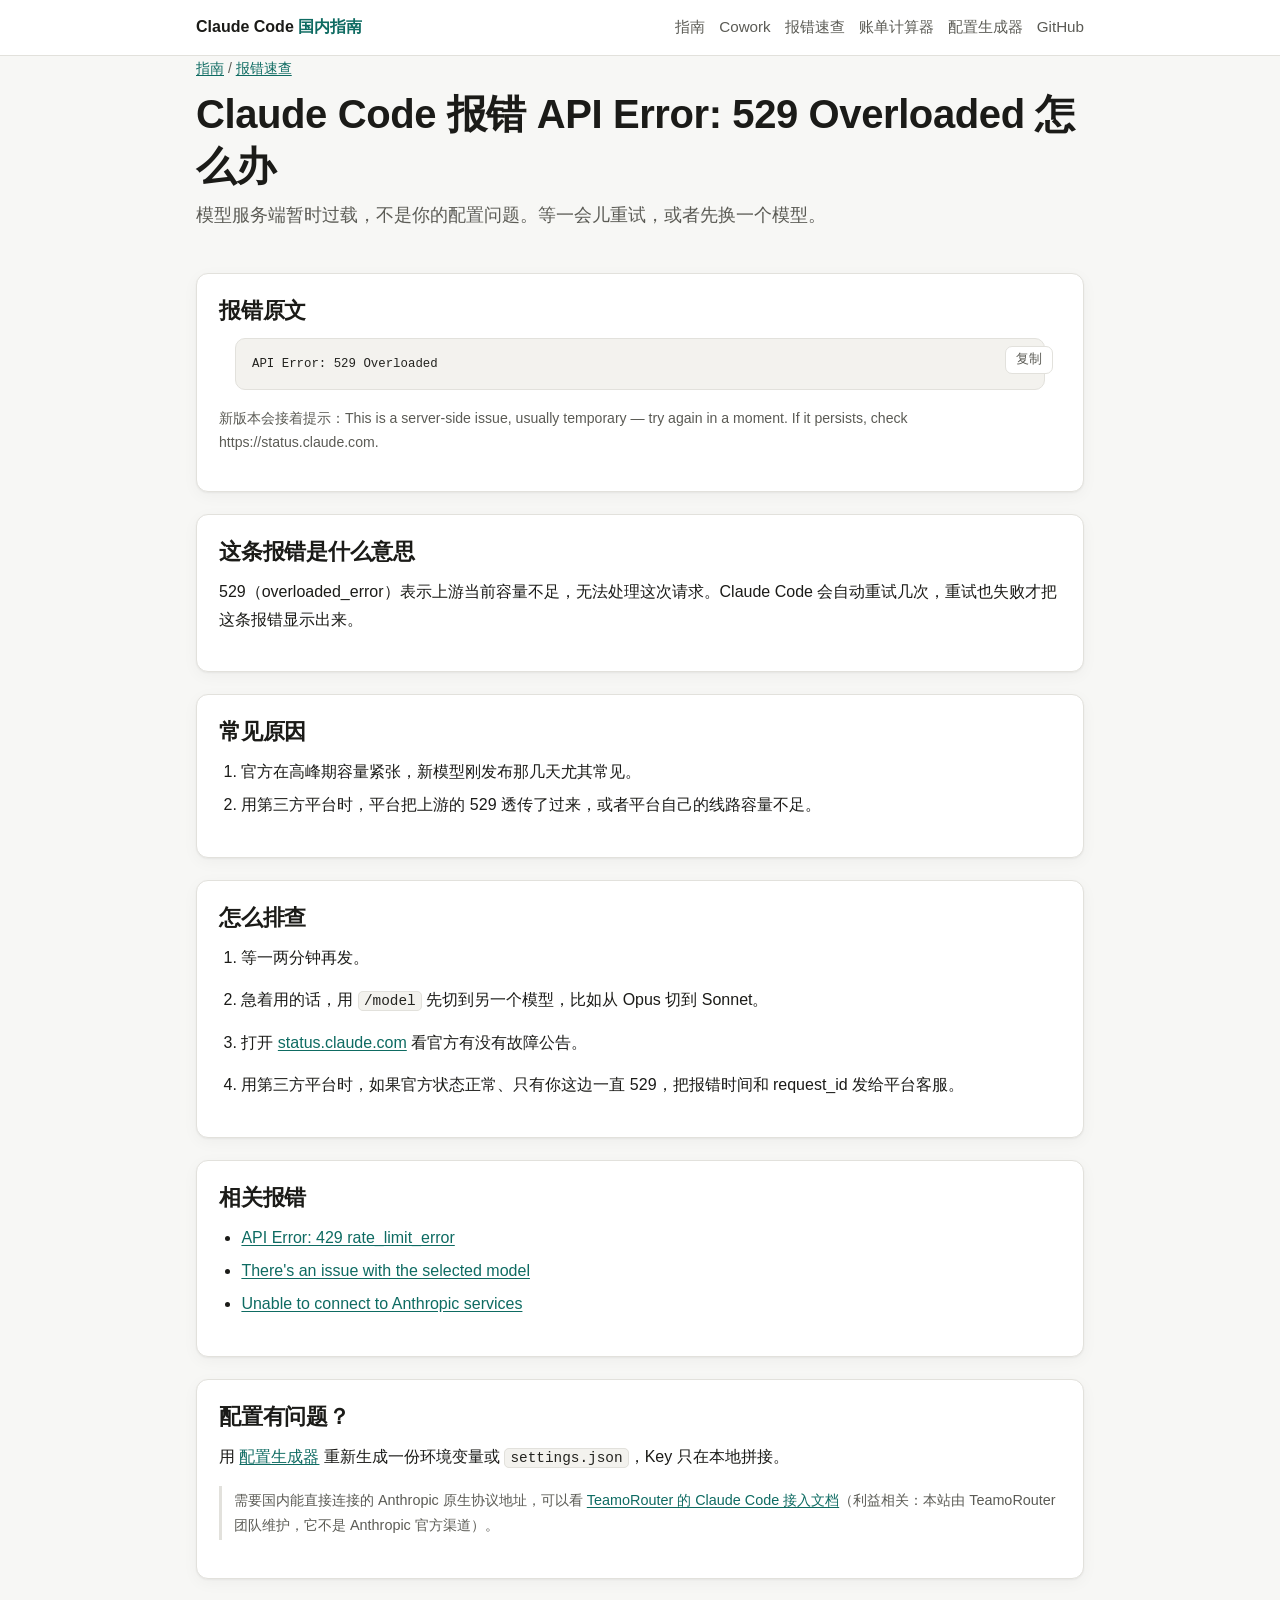
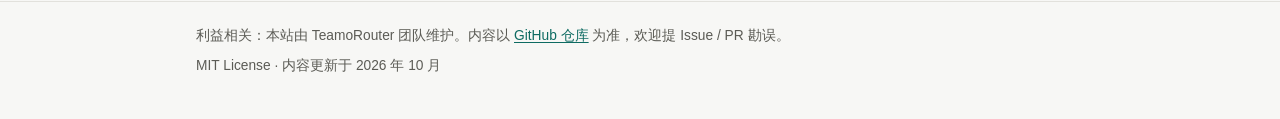
<file: docs/errors/529-overloaded/index.html>
<!doctype html>
<html lang="zh-CN">
<head>
  <meta charset="utf-8">
  <meta name="viewport" content="width=device-width, initial-scale=1">
  <meta http-equiv="Content-Security-Policy" content="default-src 'self'; script-src 'self'; style-src 'self'; img-src 'self' data:; connect-src 'self'; object-src 'none'; base-uri 'none'; form-action 'none'">
  <title>Claude Code 报错 API Error: 529 Overloaded 怎么办（原因与排查）| Claude Code 国内指南</title>
  <meta name="description" content="模型服务端暂时过载，不是你的配置问题。等一会儿重试，或者先换一个模型。">
  <link rel="canonical" href="https://2867297362mjb-sketch.github.io/claude-code-guide-cn/errors/529-overloaded/">
  <meta property="og:type" content="article">
  <meta property="og:locale" content="zh_CN">
  <meta property="og:title" content="Claude Code 报错 API Error: 529 Overloaded 怎么办（原因与排查）| Claude Code 国内指南">
  <meta property="og:description" content="模型服务端暂时过载，不是你的配置问题。等一会儿重试，或者先换一个模型。">
  <meta property="og:url" content="https://2867297362mjb-sketch.github.io/claude-code-guide-cn/errors/529-overloaded/">
  <meta name="theme-color" content="#0e6b62">
  <link rel="icon" href="../../favicon.svg" type="image/svg+xml">
  <link rel="stylesheet" href="../../assets/style.css">
  <script src="../../assets/site.js" defer></script>
  <script type="application/ld+json">
{
  "@context": "https://schema.org",
  "@type": "FAQPage",
  "mainEntity": [
    {
      "@type": "Question",
      "name": "Claude Code 报错 API Error: 529 Overloaded 怎么办",
      "acceptedAnswer": {
        "@type": "Answer",
        "text": "模型服务端暂时过载，不是你的配置问题。等一会儿重试，或者先换一个模型。"
      }
    }
  ]
}
  </script>
</head>
<body>
  <header class="site-header">
    <div class="wrap">
      <a class="brand" href="../../">Claude Code <span>国内指南</span></a>
      <nav class="nav" aria-label="主导航">
        <a href="../../">指南</a>
        <a href="../../cowork/">Cowork</a>
        <a href="../../errors/">报错速查</a>
        <a href="../../calculator/">账单计算器</a>
        <a href="../../config/">配置生成器</a>
        <a href="https://github.com/2867297362mjb-sketch/claude-code-guide-cn">GitHub</a>
      </nav>
    </div>
  </header>
  <main class="wrap">
    <nav class="small muted" aria-label="位置"><a href="../../">指南</a> / <a href="../">报错速查</a></nav>
    <section class="hero">
      <h1>Claude Code 报错 API Error: 529 Overloaded 怎么办</h1>
      <p class="lead">模型服务端暂时过载，不是你的配置问题。等一会儿重试，或者先换一个模型。</p>
    </section>

    <section class="card">
      <h2>报错原文</h2>
      <div class="code wrap"><pre><code>API Error: 529 Overloaded</code></pre></div>
      <p class="small muted">新版本会接着提示：This is a server-side issue, usually temporary — try again in a moment. If it persists, check https://status.claude.com.</p>
    </section>

    <section class="card">
      <h2>这条报错是什么意思</h2>
      <p>529（overloaded_error）表示上游当前容量不足，无法处理这次请求。Claude Code 会自动重试几次，重试也失败才把这条报错显示出来。</p>
    </section>

    <section class="card">
      <h2>常见原因</h2>
      <ol>
        <li>官方在高峰期容量紧张，新模型刚发布那几天尤其常见。</li>
        <li>用第三方平台时，平台把上游的 529 透传了过来，或者平台自己的线路容量不足。</li>
      </ol>
    </section>

    <section class="card">
      <h2>怎么排查</h2>
      <ol>
        <li><p>等一两分钟再发。</p></li>
        <li><p>急着用的话，用 <code>/model</code> 先切到另一个模型，比如从 Opus 切到 Sonnet。</p></li>
        <li><p>打开 <a href="https://status.claude.com">status.claude.com</a> 看官方有没有故障公告。</p></li>
        <li><p>用第三方平台时，如果官方状态正常、只有你这边一直 529，把报错时间和 request_id 发给平台客服。</p></li>
      </ol>
    </section>

    <section class="card">
      <h2>相关报错</h2>
      <ul>
        <li><a href="../429-rate-limit/">API Error: 429 rate_limit_error</a></li>
        <li><a href="../model-not-found/">There's an issue with the selected model</a></li>
        <li><a href="../unable-to-connect/">Unable to connect to Anthropic services</a></li>
      </ul>
    </section>

    <section class="card">
      <h2>配置有问题？</h2>
      <p>用 <a href="../../config/">配置生成器</a> 重新生成一份环境变量或 <code>settings.json</code>，Key 只在本地拼接。</p>
      <p class="note">需要国内能直接连接的 Anthropic 原生协议地址，可以看 <a href="https://teamorouter.com/zh/docs/install-claude-code?utm_source=github&amp;utm_medium=tool&amp;utm_campaign=cc_error_pages&amp;utm_content=529-overloaded">TeamoRouter 的 Claude Code 接入文档</a>（利益相关：本站由 TeamoRouter 团队维护，它不是 Anthropic 官方渠道）。</p>
    </section>
  </main>

  <footer class="site-footer">
    <div class="wrap">
      <p>利益相关：本站由 TeamoRouter 团队维护。内容以 <a href="https://github.com/2867297362mjb-sketch/claude-code-guide-cn">GitHub 仓库</a> 为准，欢迎提 Issue / PR 勘误。</p>
      <p>MIT License · 内容更新于 2026 年 10 月</p>
    </div>
  </footer>
</body>
</html>
</file>
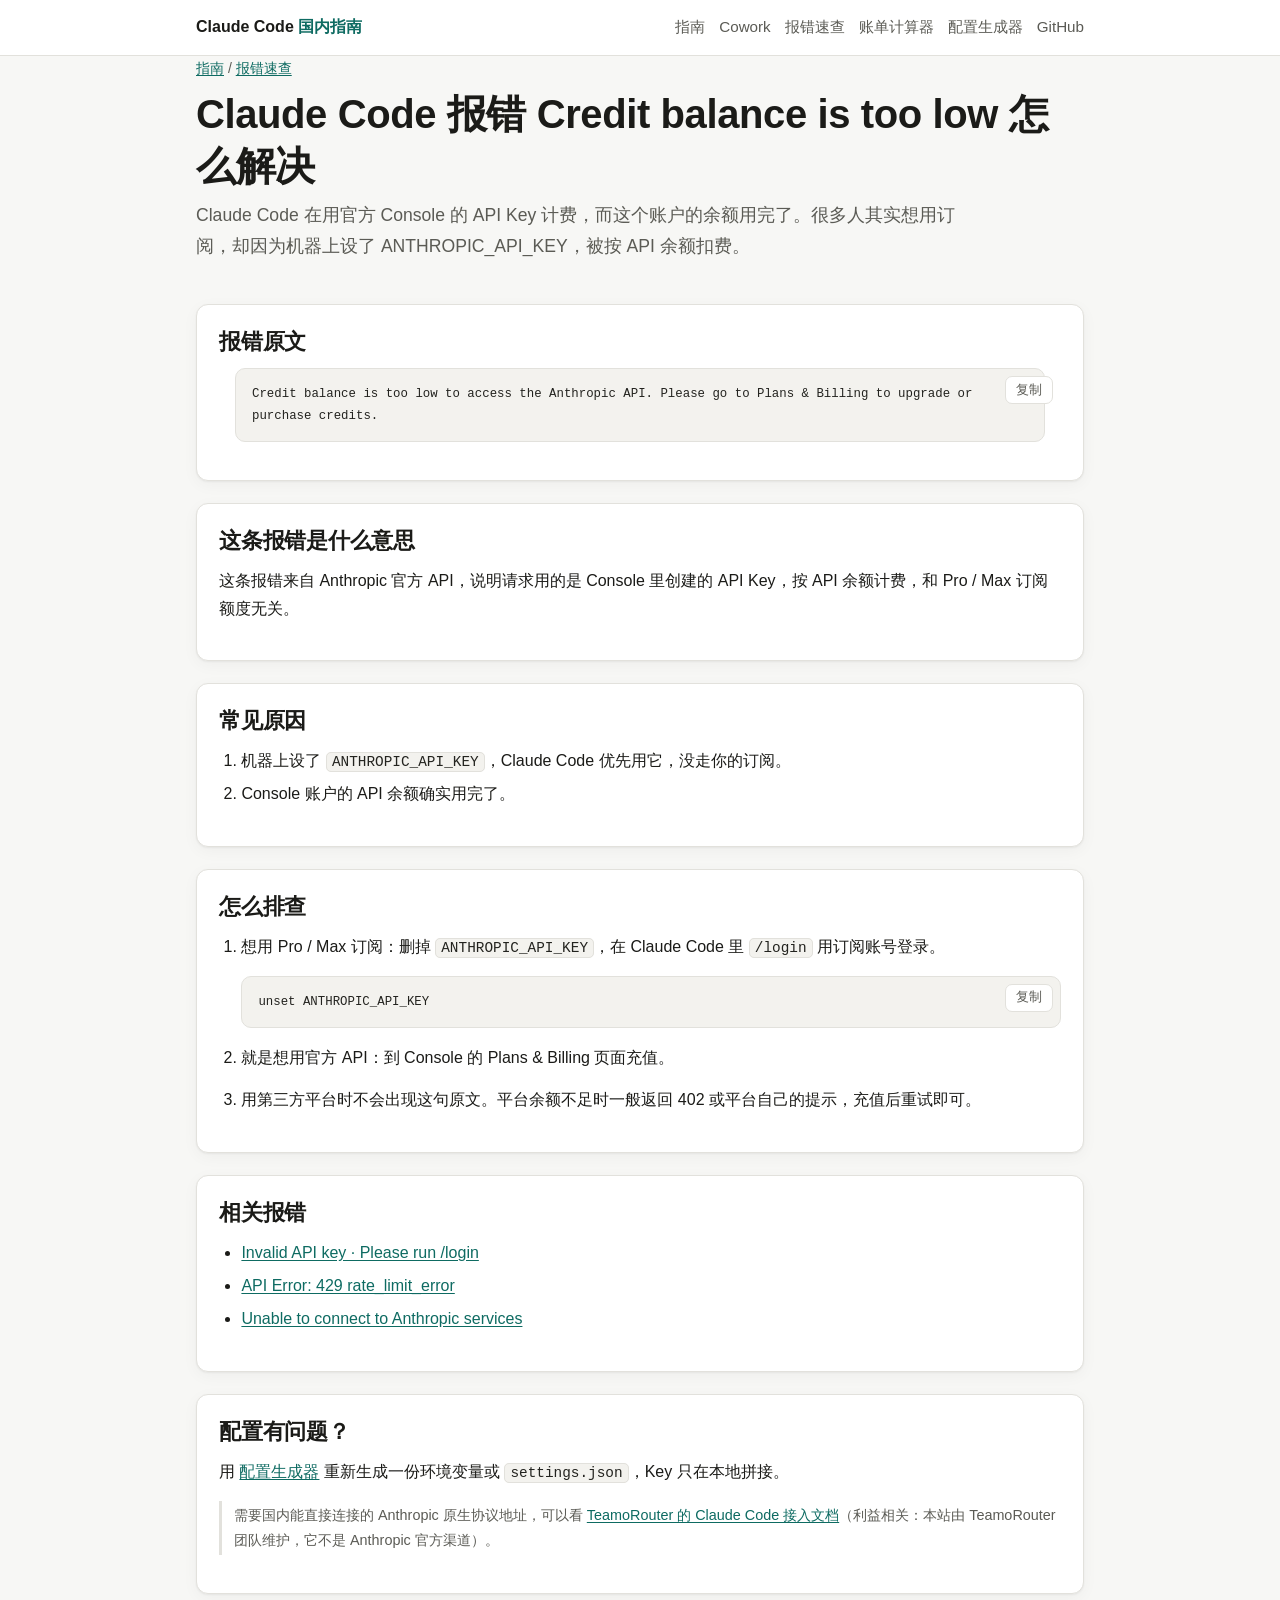
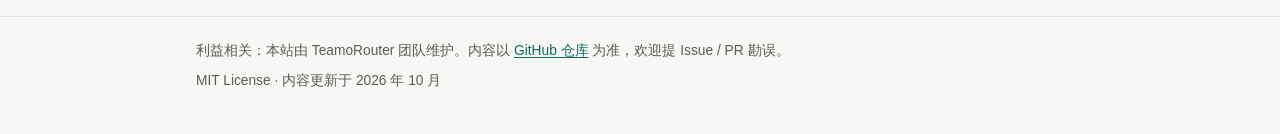
<file: docs/errors/credit-balance-too-low/index.html>
<!doctype html>
<html lang="zh-CN">
<head>
  <meta charset="utf-8">
  <meta name="viewport" content="width=device-width, initial-scale=1">
  <meta http-equiv="Content-Security-Policy" content="default-src 'self'; script-src 'self'; style-src 'self'; img-src 'self' data:; connect-src 'self'; object-src 'none'; base-uri 'none'; form-action 'none'">
  <title>Claude Code 报错 Credit balance is too low 怎么解决（原因与排查）| Claude Code 国内指南</title>
  <meta name="description" content="Claude Code 在用官方 Console 的 API Key 计费，而这个账户的余额用完了。很多人其实想用订阅，却因为机器上设了 ANTHROPIC_API_KEY，被按 API 余额扣费。">
  <link rel="canonical" href="https://2867297362mjb-sketch.github.io/claude-code-guide-cn/errors/credit-balance-too-low/">
  <meta property="og:type" content="article">
  <meta property="og:locale" content="zh_CN">
  <meta property="og:title" content="Claude Code 报错 Credit balance is too low 怎么解决（原因与排查）| Claude Code 国内指南">
  <meta property="og:description" content="Claude Code 在用官方 Console 的 API Key 计费，而这个账户的余额用完了。很多人其实想用订阅，却因为机器上设了 ANTHROPIC_API_KEY，被按 API 余额扣费。">
  <meta property="og:url" content="https://2867297362mjb-sketch.github.io/claude-code-guide-cn/errors/credit-balance-too-low/">
  <meta name="theme-color" content="#0e6b62">
  <link rel="icon" href="../../favicon.svg" type="image/svg+xml">
  <link rel="stylesheet" href="../../assets/style.css">
  <script src="../../assets/site.js" defer></script>
  <script type="application/ld+json">
{
  "@context": "https://schema.org",
  "@type": "FAQPage",
  "mainEntity": [
    {
      "@type": "Question",
      "name": "Claude Code 报错 Credit balance is too low 怎么解决",
      "acceptedAnswer": {
        "@type": "Answer",
        "text": "Claude Code 在用官方 Console 的 API Key 计费，而这个账户的余额用完了。很多人其实想用订阅，却因为机器上设了 ANTHROPIC_API_KEY，被按 API 余额扣费。"
      }
    }
  ]
}
  </script>
</head>
<body>
  <header class="site-header">
    <div class="wrap">
      <a class="brand" href="../../">Claude Code <span>国内指南</span></a>
      <nav class="nav" aria-label="主导航">
        <a href="../../">指南</a>
        <a href="../../cowork/">Cowork</a>
        <a href="../../errors/">报错速查</a>
        <a href="../../calculator/">账单计算器</a>
        <a href="../../config/">配置生成器</a>
        <a href="https://github.com/2867297362mjb-sketch/claude-code-guide-cn">GitHub</a>
      </nav>
    </div>
  </header>
  <main class="wrap">
    <nav class="small muted" aria-label="位置"><a href="../../">指南</a> / <a href="../">报错速查</a></nav>
    <section class="hero">
      <h1>Claude Code 报错 Credit balance is too low 怎么解决</h1>
      <p class="lead">Claude Code 在用官方 Console 的 API Key 计费，而这个账户的余额用完了。很多人其实想用订阅，却因为机器上设了 ANTHROPIC_API_KEY，被按 API 余额扣费。</p>
    </section>

    <section class="card">
      <h2>报错原文</h2>
      <div class="code wrap"><pre><code>Credit balance is too low to access the Anthropic API. Please go to Plans &amp; Billing to upgrade or purchase credits.</code></pre></div>
    </section>

    <section class="card">
      <h2>这条报错是什么意思</h2>
      <p>这条报错来自 Anthropic 官方 API，说明请求用的是 Console 里创建的 API Key，按 API 余额计费，和 Pro / Max 订阅额度无关。</p>
    </section>

    <section class="card">
      <h2>常见原因</h2>
      <ol>
        <li>机器上设了 <code>ANTHROPIC_API_KEY</code>，Claude Code 优先用它，没走你的订阅。</li>
        <li>Console 账户的 API 余额确实用完了。</li>
      </ol>
    </section>

    <section class="card">
      <h2>怎么排查</h2>
      <ol>
        <li><p>想用 Pro / Max 订阅：删掉 <code>ANTHROPIC_API_KEY</code>，在 Claude Code 里 <code>/login</code> 用订阅账号登录。</p><div class="code"><pre><code>unset ANTHROPIC_API_KEY</code></pre></div></li>
        <li><p>就是想用官方 API：到 Console 的 Plans &amp; Billing 页面充值。</p></li>
        <li><p>用第三方平台时不会出现这句原文。平台余额不足时一般返回 402 或平台自己的提示，充值后重试即可。</p></li>
      </ol>
    </section>

    <section class="card">
      <h2>相关报错</h2>
      <ul>
        <li><a href="../401-invalid-api-key/">Invalid API key · Please run /login</a></li>
        <li><a href="../429-rate-limit/">API Error: 429 rate_limit_error</a></li>
        <li><a href="../unable-to-connect/">Unable to connect to Anthropic services</a></li>
      </ul>
    </section>

    <section class="card">
      <h2>配置有问题？</h2>
      <p>用 <a href="../../config/">配置生成器</a> 重新生成一份环境变量或 <code>settings.json</code>，Key 只在本地拼接。</p>
      <p class="note">需要国内能直接连接的 Anthropic 原生协议地址，可以看 <a href="https://teamorouter.com/zh/docs/install-claude-code?utm_source=github&amp;utm_medium=tool&amp;utm_campaign=cc_error_pages&amp;utm_content=credit-balance-too-low">TeamoRouter 的 Claude Code 接入文档</a>（利益相关：本站由 TeamoRouter 团队维护，它不是 Anthropic 官方渠道）。</p>
    </section>
  </main>

  <footer class="site-footer">
    <div class="wrap">
      <p>利益相关：本站由 TeamoRouter 团队维护。内容以 <a href="https://github.com/2867297362mjb-sketch/claude-code-guide-cn">GitHub 仓库</a> 为准，欢迎提 Issue / PR 勘误。</p>
      <p>MIT License · 内容更新于 2026 年 10 月</p>
    </div>
  </footer>
</body>
</html>
</file>
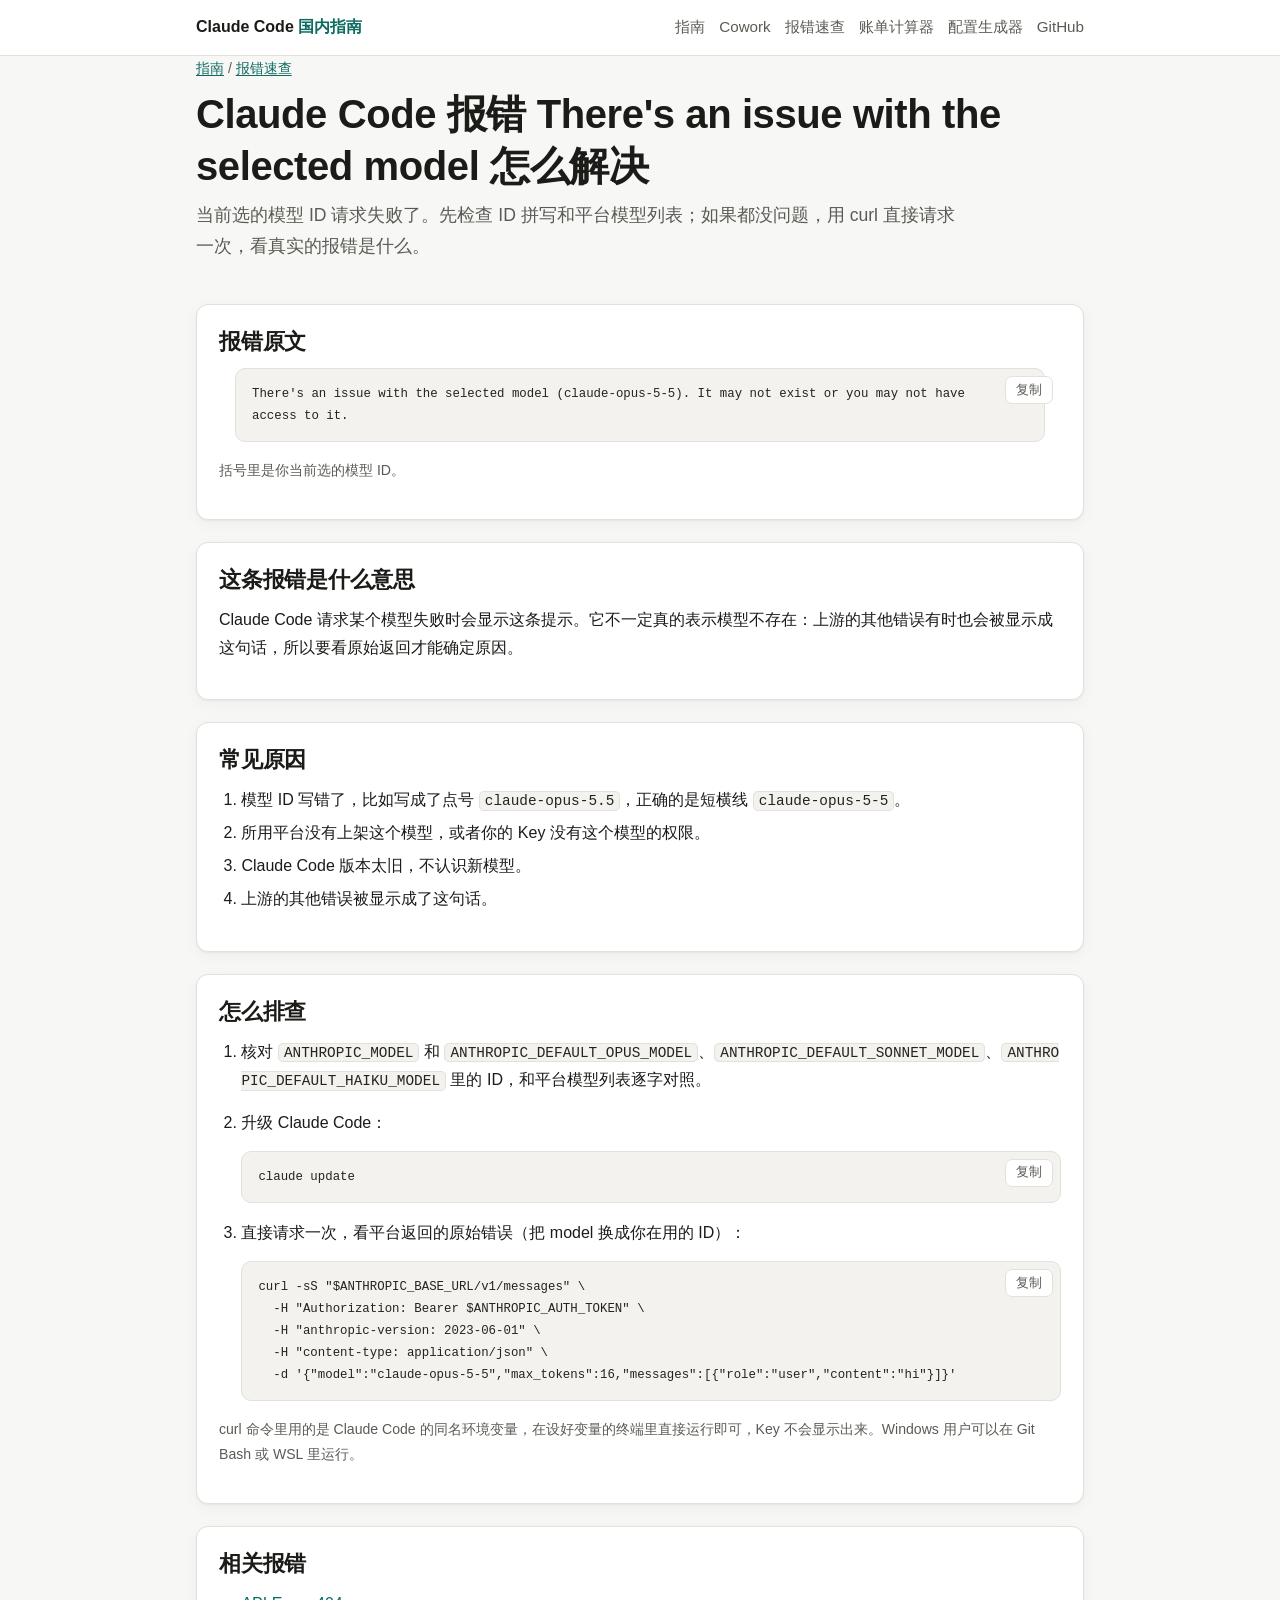
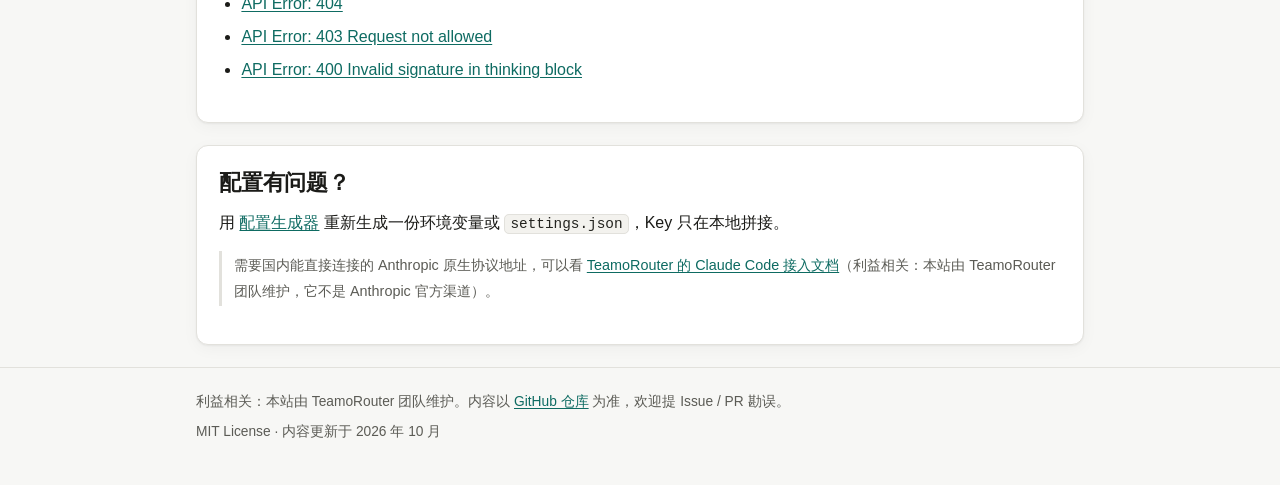
<file: docs/errors/model-not-found/index.html>
<!doctype html>
<html lang="zh-CN">
<head>
  <meta charset="utf-8">
  <meta name="viewport" content="width=device-width, initial-scale=1">
  <meta http-equiv="Content-Security-Policy" content="default-src 'self'; script-src 'self'; style-src 'self'; img-src 'self' data:; connect-src 'self'; object-src 'none'; base-uri 'none'; form-action 'none'">
  <title>Claude Code 报错 There's an issue with the selected model 怎么解决（原因与排查）| Claude Code 国内指南</title>
  <meta name="description" content="当前选的模型 ID 请求失败了。先检查 ID 拼写和平台模型列表；如果都没问题，用 curl 直接请求一次，看真实的报错是什么。">
  <link rel="canonical" href="https://2867297362mjb-sketch.github.io/claude-code-guide-cn/errors/model-not-found/">
  <meta property="og:type" content="article">
  <meta property="og:locale" content="zh_CN">
  <meta property="og:title" content="Claude Code 报错 There&#x27;s an issue with the selected model 怎么解决（原因与排查）| Claude Code 国内指南">
  <meta property="og:description" content="当前选的模型 ID 请求失败了。先检查 ID 拼写和平台模型列表；如果都没问题，用 curl 直接请求一次，看真实的报错是什么。">
  <meta property="og:url" content="https://2867297362mjb-sketch.github.io/claude-code-guide-cn/errors/model-not-found/">
  <meta name="theme-color" content="#0e6b62">
  <link rel="icon" href="../../favicon.svg" type="image/svg+xml">
  <link rel="stylesheet" href="../../assets/style.css">
  <script src="../../assets/site.js" defer></script>
  <script type="application/ld+json">
{
  "@context": "https://schema.org",
  "@type": "FAQPage",
  "mainEntity": [
    {
      "@type": "Question",
      "name": "Claude Code 报错 There's an issue with the selected model 怎么解决",
      "acceptedAnswer": {
        "@type": "Answer",
        "text": "当前选的模型 ID 请求失败了。先检查 ID 拼写和平台模型列表；如果都没问题，用 curl 直接请求一次，看真实的报错是什么。"
      }
    }
  ]
}
  </script>
</head>
<body>
  <header class="site-header">
    <div class="wrap">
      <a class="brand" href="../../">Claude Code <span>国内指南</span></a>
      <nav class="nav" aria-label="主导航">
        <a href="../../">指南</a>
        <a href="../../cowork/">Cowork</a>
        <a href="../../errors/">报错速查</a>
        <a href="../../calculator/">账单计算器</a>
        <a href="../../config/">配置生成器</a>
        <a href="https://github.com/2867297362mjb-sketch/claude-code-guide-cn">GitHub</a>
      </nav>
    </div>
  </header>
  <main class="wrap">
    <nav class="small muted" aria-label="位置"><a href="../../">指南</a> / <a href="../">报错速查</a></nav>
    <section class="hero">
      <h1>Claude Code 报错 There's an issue with the selected model 怎么解决</h1>
      <p class="lead">当前选的模型 ID 请求失败了。先检查 ID 拼写和平台模型列表；如果都没问题，用 curl 直接请求一次，看真实的报错是什么。</p>
    </section>

    <section class="card">
      <h2>报错原文</h2>
      <div class="code wrap"><pre><code>There's an issue with the selected model (claude-opus-5-5). It may not exist or you may not have access to it.</code></pre></div>
      <p class="small muted">括号里是你当前选的模型 ID。</p>
    </section>

    <section class="card">
      <h2>这条报错是什么意思</h2>
      <p>Claude Code 请求某个模型失败时会显示这条提示。它不一定真的表示模型不存在：上游的其他错误有时也会被显示成这句话，所以要看原始返回才能确定原因。</p>
    </section>

    <section class="card">
      <h2>常见原因</h2>
      <ol>
        <li>模型 ID 写错了，比如写成了点号 <code>claude-opus-5.5</code>，正确的是短横线 <code>claude-opus-5-5</code>。</li>
        <li>所用平台没有上架这个模型，或者你的 Key 没有这个模型的权限。</li>
        <li>Claude Code 版本太旧，不认识新模型。</li>
        <li>上游的其他错误被显示成了这句话。</li>
      </ol>
    </section>

    <section class="card">
      <h2>怎么排查</h2>
      <ol>
        <li><p>核对 <code>ANTHROPIC_MODEL</code> 和 <code>ANTHROPIC_DEFAULT_OPUS_MODEL</code>、<code>ANTHROPIC_DEFAULT_SONNET_MODEL</code>、<code>ANTHROPIC_DEFAULT_HAIKU_MODEL</code> 里的 ID，和平台模型列表逐字对照。</p></li>
        <li><p>升级 Claude Code：</p><div class="code"><pre><code>claude update</code></pre></div></li>
        <li><p>直接请求一次，看平台返回的原始错误（把 model 换成你在用的 ID）：</p><div class="code"><pre><code>curl -sS "$ANTHROPIC_BASE_URL/v1/messages" \
  -H "Authorization: Bearer $ANTHROPIC_AUTH_TOKEN" \
  -H "anthropic-version: 2023-06-01" \
  -H "content-type: application/json" \
  -d '{"model":"claude-opus-5-5","max_tokens":16,"messages":[{"role":"user","content":"hi"}]}'</code></pre></div></li>
      </ol>
      <p class="small muted">curl 命令里用的是 Claude Code 的同名环境变量，在设好变量的终端里直接运行即可，Key 不会显示出来。Windows 用户可以在 Git Bash 或 WSL 里运行。</p>
    </section>

    <section class="card">
      <h2>相关报错</h2>
      <ul>
        <li><a href="../404-not-found/">API Error: 404</a></li>
        <li><a href="../403-request-not-allowed/">API Error: 403 Request not allowed</a></li>
        <li><a href="../400-thinking-signature/">API Error: 400 Invalid signature in thinking block</a></li>
      </ul>
    </section>

    <section class="card">
      <h2>配置有问题？</h2>
      <p>用 <a href="../../config/">配置生成器</a> 重新生成一份环境变量或 <code>settings.json</code>，Key 只在本地拼接。</p>
      <p class="note">需要国内能直接连接的 Anthropic 原生协议地址，可以看 <a href="https://teamorouter.com/zh/docs/install-claude-code?utm_source=github&amp;utm_medium=tool&amp;utm_campaign=cc_error_pages&amp;utm_content=model-not-found">TeamoRouter 的 Claude Code 接入文档</a>（利益相关：本站由 TeamoRouter 团队维护，它不是 Anthropic 官方渠道）。</p>
    </section>
  </main>

  <footer class="site-footer">
    <div class="wrap">
      <p>利益相关：本站由 TeamoRouter 团队维护。内容以 <a href="https://github.com/2867297362mjb-sketch/claude-code-guide-cn">GitHub 仓库</a> 为准，欢迎提 Issue / PR 勘误。</p>
      <p>MIT License · 内容更新于 2026 年 10 月</p>
    </div>
  </footer>
</body>
</html>
</file>
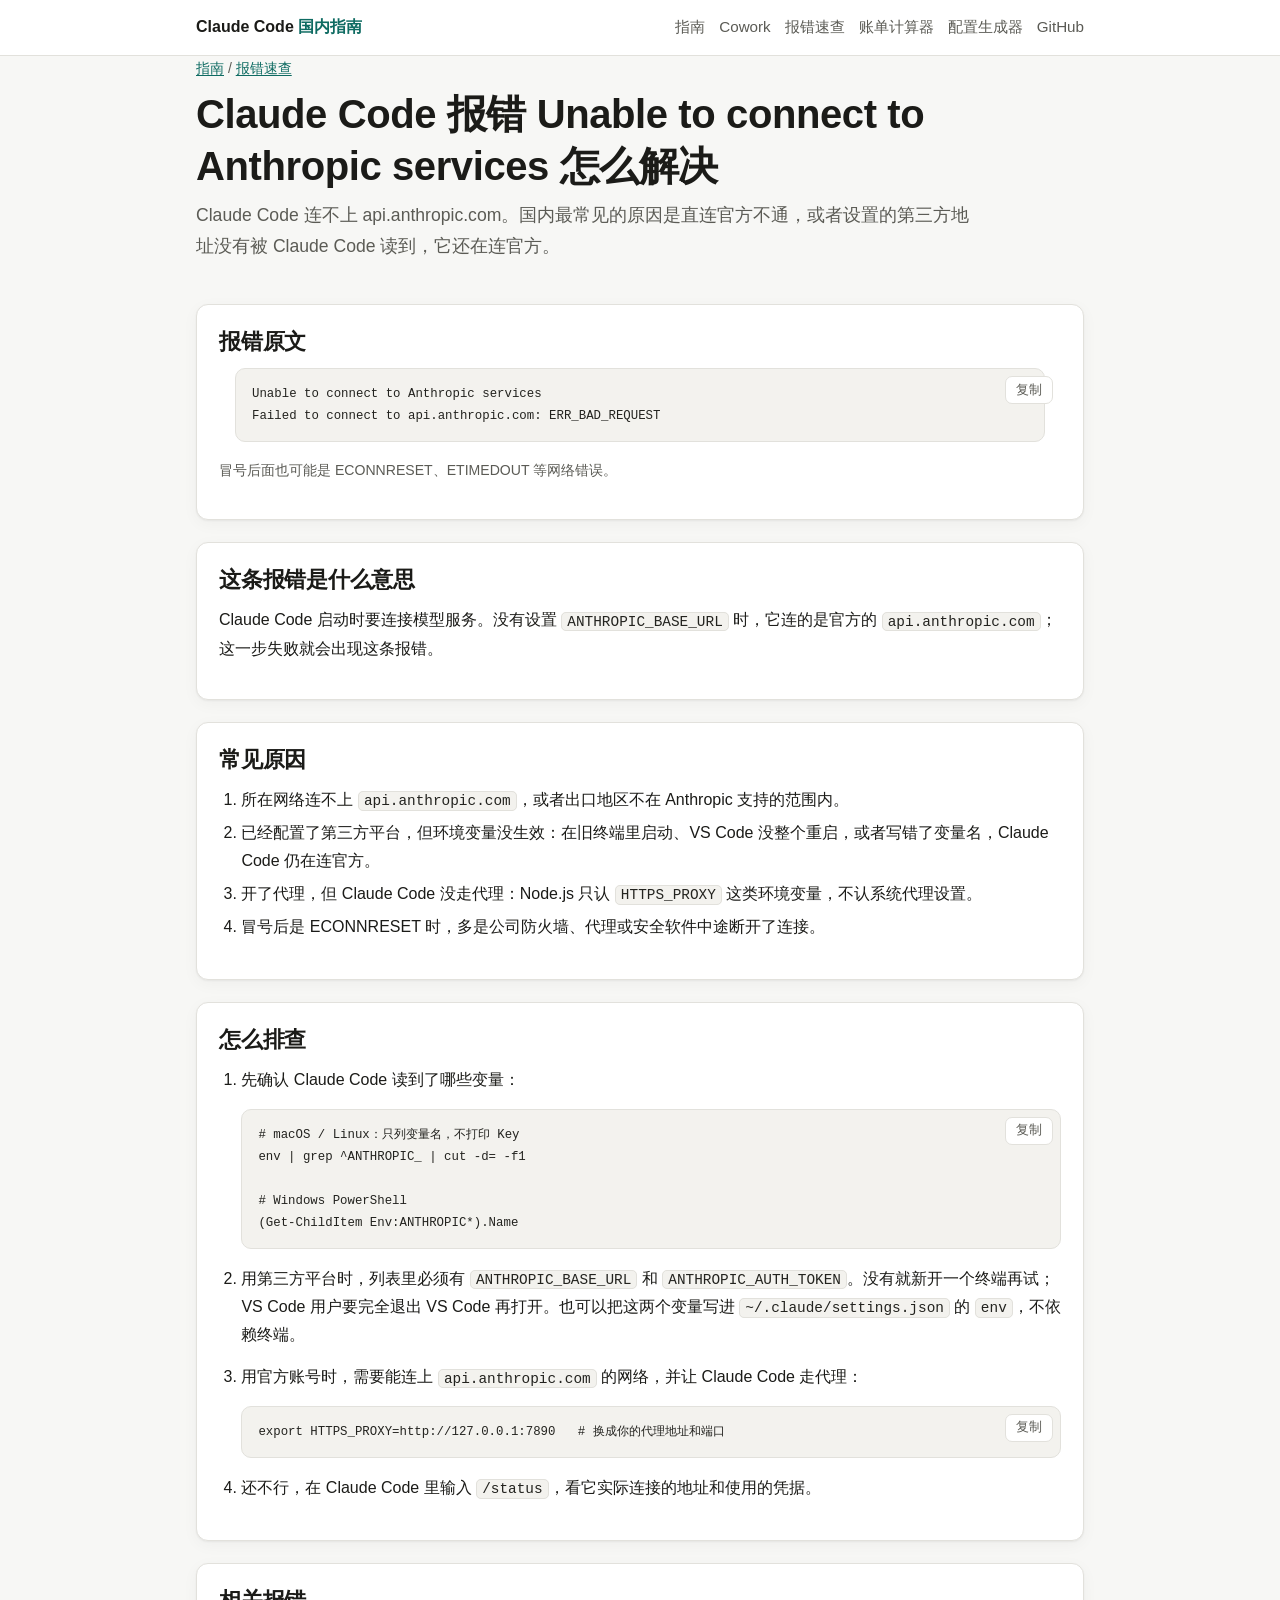
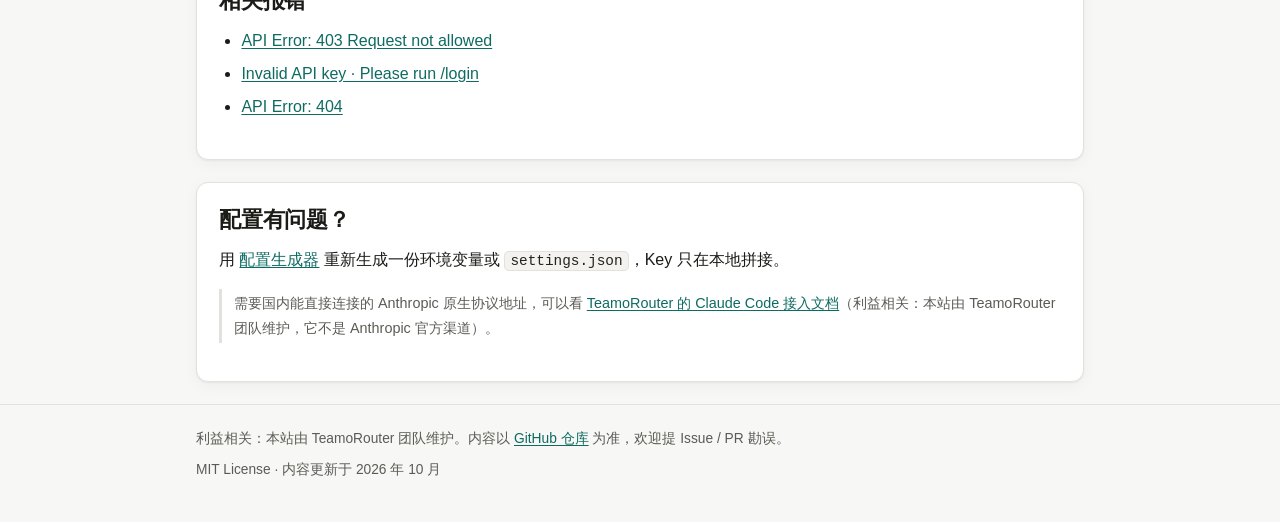
<file: docs/errors/unable-to-connect/index.html>
<!doctype html>
<html lang="zh-CN">
<head>
  <meta charset="utf-8">
  <meta name="viewport" content="width=device-width, initial-scale=1">
  <meta http-equiv="Content-Security-Policy" content="default-src 'self'; script-src 'self'; style-src 'self'; img-src 'self' data:; connect-src 'self'; object-src 'none'; base-uri 'none'; form-action 'none'">
  <title>Claude Code 报错 Unable to connect to Anthropic services 怎么解决（原因与排查）| Claude Code 国内指南</title>
  <meta name="description" content="Claude Code 连不上 api.anthropic.com。国内最常见的原因是直连官方不通，或者设置的第三方地址没有被 Claude Code 读到，它还在连官方。">
  <link rel="canonical" href="https://2867297362mjb-sketch.github.io/claude-code-guide-cn/errors/unable-to-connect/">
  <meta property="og:type" content="article">
  <meta property="og:locale" content="zh_CN">
  <meta property="og:title" content="Claude Code 报错 Unable to connect to Anthropic services 怎么解决（原因与排查）| Claude Code 国内指南">
  <meta property="og:description" content="Claude Code 连不上 api.anthropic.com。国内最常见的原因是直连官方不通，或者设置的第三方地址没有被 Claude Code 读到，它还在连官方。">
  <meta property="og:url" content="https://2867297362mjb-sketch.github.io/claude-code-guide-cn/errors/unable-to-connect/">
  <meta name="theme-color" content="#0e6b62">
  <link rel="icon" href="../../favicon.svg" type="image/svg+xml">
  <link rel="stylesheet" href="../../assets/style.css">
  <script src="../../assets/site.js" defer></script>
  <script type="application/ld+json">
{
  "@context": "https://schema.org",
  "@type": "FAQPage",
  "mainEntity": [
    {
      "@type": "Question",
      "name": "Claude Code 报错 Unable to connect to Anthropic services 怎么解决",
      "acceptedAnswer": {
        "@type": "Answer",
        "text": "Claude Code 连不上 api.anthropic.com。国内最常见的原因是直连官方不通，或者设置的第三方地址没有被 Claude Code 读到，它还在连官方。"
      }
    }
  ]
}
  </script>
</head>
<body>
  <header class="site-header">
    <div class="wrap">
      <a class="brand" href="../../">Claude Code <span>国内指南</span></a>
      <nav class="nav" aria-label="主导航">
        <a href="../../">指南</a>
        <a href="../../cowork/">Cowork</a>
        <a href="../../errors/">报错速查</a>
        <a href="../../calculator/">账单计算器</a>
        <a href="../../config/">配置生成器</a>
        <a href="https://github.com/2867297362mjb-sketch/claude-code-guide-cn">GitHub</a>
      </nav>
    </div>
  </header>
  <main class="wrap">
    <nav class="small muted" aria-label="位置"><a href="../../">指南</a> / <a href="../">报错速查</a></nav>
    <section class="hero">
      <h1>Claude Code 报错 Unable to connect to Anthropic services 怎么解决</h1>
      <p class="lead">Claude Code 连不上 api.anthropic.com。国内最常见的原因是直连官方不通，或者设置的第三方地址没有被 Claude Code 读到，它还在连官方。</p>
    </section>

    <section class="card">
      <h2>报错原文</h2>
      <div class="code wrap"><pre><code>Unable to connect to Anthropic services
Failed to connect to api.anthropic.com: ERR_BAD_REQUEST</code></pre></div>
      <p class="small muted">冒号后面也可能是 ECONNRESET、ETIMEDOUT 等网络错误。</p>
    </section>

    <section class="card">
      <h2>这条报错是什么意思</h2>
      <p>Claude Code 启动时要连接模型服务。没有设置 <code>ANTHROPIC_BASE_URL</code> 时，它连的是官方的 <code>api.anthropic.com</code>；这一步失败就会出现这条报错。</p>
    </section>

    <section class="card">
      <h2>常见原因</h2>
      <ol>
        <li>所在网络连不上 <code>api.anthropic.com</code>，或者出口地区不在 Anthropic 支持的范围内。</li>
        <li>已经配置了第三方平台，但环境变量没生效：在旧终端里启动、VS Code 没整个重启，或者写错了变量名，Claude Code 仍在连官方。</li>
        <li>开了代理，但 Claude Code 没走代理：Node.js 只认 <code>HTTPS_PROXY</code> 这类环境变量，不认系统代理设置。</li>
        <li>冒号后是 ECONNRESET 时，多是公司防火墙、代理或安全软件中途断开了连接。</li>
      </ol>
    </section>

    <section class="card">
      <h2>怎么排查</h2>
      <ol>
        <li><p>先确认 Claude Code 读到了哪些变量：</p><div class="code"><pre><code># macOS / Linux：只列变量名，不打印 Key
env | grep ^ANTHROPIC_ | cut -d= -f1

# Windows PowerShell
(Get-ChildItem Env:ANTHROPIC*).Name</code></pre></div></li>
        <li><p>用第三方平台时，列表里必须有 <code>ANTHROPIC_BASE_URL</code> 和 <code>ANTHROPIC_AUTH_TOKEN</code>。没有就新开一个终端再试；VS Code 用户要完全退出 VS Code 再打开。也可以把这两个变量写进 <code>~/.claude/settings.json</code> 的 <code>env</code>，不依赖终端。</p></li>
        <li><p>用官方账号时，需要能连上 <code>api.anthropic.com</code> 的网络，并让 Claude Code 走代理：</p><div class="code"><pre><code>export HTTPS_PROXY=http://127.0.0.1:7890   # 换成你的代理地址和端口</code></pre></div></li>
        <li><p>还不行，在 Claude Code 里输入 <code>/status</code>，看它实际连接的地址和使用的凭据。</p></li>
      </ol>
    </section>

    <section class="card">
      <h2>相关报错</h2>
      <ul>
        <li><a href="../403-request-not-allowed/">API Error: 403 Request not allowed</a></li>
        <li><a href="../401-invalid-api-key/">Invalid API key · Please run /login</a></li>
        <li><a href="../404-not-found/">API Error: 404</a></li>
      </ul>
    </section>

    <section class="card">
      <h2>配置有问题？</h2>
      <p>用 <a href="../../config/">配置生成器</a> 重新生成一份环境变量或 <code>settings.json</code>，Key 只在本地拼接。</p>
      <p class="note">需要国内能直接连接的 Anthropic 原生协议地址，可以看 <a href="https://teamorouter.com/zh/docs/install-claude-code?utm_source=github&amp;utm_medium=tool&amp;utm_campaign=cc_error_pages&amp;utm_content=unable-to-connect">TeamoRouter 的 Claude Code 接入文档</a>（利益相关：本站由 TeamoRouter 团队维护，它不是 Anthropic 官方渠道）。</p>
    </section>
  </main>

  <footer class="site-footer">
    <div class="wrap">
      <p>利益相关：本站由 TeamoRouter 团队维护。内容以 <a href="https://github.com/2867297362mjb-sketch/claude-code-guide-cn">GitHub 仓库</a> 为准，欢迎提 Issue / PR 勘误。</p>
      <p>MIT License · 内容更新于 2026 年 10 月</p>
    </div>
  </footer>
</body>
</html>
</file>
<file: docs/assets/style.css>
/* Claude Code 国内使用指南 —— 站点样式。无外部字体、无外部依赖。 */

:root {
  color-scheme: light;
  --bg: #f7f7f5;
  --surface: #ffffff;
  --surface-2: #f0f0ec;
  --text: #1b1b18;
  --muted: #5b5b55;
  --border: #e2e1dc;
  --accent: #0e6b62;
  --accent-hover: #0b5850;
  --accent-ink: #ffffff;
  --accent-soft: #e2f3f0;
  --warn: #8a4b00;
  --warn-soft: #fdf1df;
  --danger: #a3261d;
  --code-bg: #f3f2ee;
  --code-text: #23231f;
  --shadow: 0 1px 2px rgba(20, 20, 15, 0.05), 0 4px 16px rgba(20, 20, 15, 0.04);
  --radius: 12px;
  --mono: ui-monospace, "SF Mono", SFMono-Regular, Menlo, Consolas, "Liberation Mono", monospace;
}

@media (prefers-color-scheme: dark) {
  :root {
    color-scheme: dark;
    --bg: #111317;
    --surface: #181b21;
    --surface-2: #20242c;
    --text: #e8e9ec;
    --muted: #a3a8b3;
    --border: #2c313b;
    --accent: #3cc9b4;
    --accent-hover: #5fd8c6;
    --accent-ink: #062520;
    --accent-soft: rgba(60, 201, 180, 0.13);
    --warn: #f0b45c;
    --warn-soft: rgba(240, 180, 92, 0.12);
    --danger: #ff8a80;
    --code-bg: #0c0e12;
    --code-text: #dfe3ea;
    --shadow: none;
  }
}

*,
*::before,
*::after {
  box-sizing: border-box;
}

html {
  -webkit-text-size-adjust: 100%;
  text-size-adjust: 100%;
}

body {
  margin: 0;
  background: var(--bg);
  color: var(--text);
  font-family: -apple-system, BlinkMacSystemFont, "PingFang SC", "Hiragino Sans GB", "Microsoft YaHei",
    "Noto Sans CJK SC", "Source Han Sans SC", "Segoe UI", Roboto, "Helvetica Neue", Arial, sans-serif;
  font-size: 16px;
  line-height: 1.75;
  overflow-wrap: break-word;
}

a {
  color: var(--accent);
  text-underline-offset: 2px;
}

a:hover {
  color: var(--accent-hover);
}

code,
pre,
kbd {
  font-family: var(--mono);
  font-size: 0.9em;
}

:not(pre) > code {
  background: var(--code-bg);
  color: var(--code-text);
  border: 1px solid var(--border);
  border-radius: 5px;
  padding: 0.05em 0.35em;
  word-break: break-all;
}

kbd {
  border: 1px solid var(--border);
  border-bottom-width: 2px;
  border-radius: 4px;
  padding: 0 0.3em;
  background: var(--surface);
}

h1,
h2,
h3 {
  line-height: 1.3;
  letter-spacing: -0.01em;
}

h1 {
  font-size: clamp(1.75rem, 1.2rem + 2.4vw, 2.5rem);
  margin: 0 0 0.5rem;
}

h2 {
  font-size: 1.4rem;
  margin: 0 0 0.75rem;
}

h3 {
  font-size: 1.08rem;
  margin: 1.4rem 0 0.5rem;
}

p {
  margin: 0 0 0.9rem;
}

ul,
ol {
  margin: 0 0 1rem;
  padding-left: 1.4rem;
}

li + li {
  margin-top: 0.3rem;
}

/* ---------- 布局 ---------- */

.wrap {
  width: 100%;
  max-width: 920px;
  margin: 0 auto;
  padding: 0 16px;
}

.site-header {
  border-bottom: 1px solid var(--border);
  background: var(--surface);
}

.site-header .wrap {
  display: flex;
  align-items: center;
  justify-content: space-between;
  gap: 12px;
  flex-wrap: wrap;
  padding-top: 10px;
  padding-bottom: 10px;
}

.brand {
  font-weight: 700;
  color: var(--text);
  text-decoration: none;
  white-space: nowrap;
}

.brand span {
  color: var(--accent);
}

.nav {
  display: flex;
  flex-wrap: wrap;
  gap: 4px 14px;
  font-size: 0.95rem;
}

.nav a {
  color: var(--muted);
  text-decoration: none;
  padding: 4px 0;
}

.nav a:hover,
.nav a[aria-current="page"] {
  color: var(--accent);
}

main {
  padding: 28px 0 40px;
}

section {
  margin: 0 0 22px;
}

.card {
  background: var(--surface);
  border: 1px solid var(--border);
  border-radius: var(--radius);
  padding: 22px;
  box-shadow: var(--shadow);
}

@media (max-width: 600px) {
  .card {
    padding: 16px;
  }
  main {
    padding-top: 20px;
  }
}

.hero {
  padding: 8px 0 6px;
}

.lead {
  font-size: 1.1rem;
  color: var(--muted);
  max-width: 44em;
}

.eyebrow {
  display: inline-block;
  font-size: 0.85rem;
  color: var(--accent);
  background: var(--accent-soft);
  border-radius: 999px;
  padding: 2px 10px;
  margin-bottom: 10px;
}

.muted {
  color: var(--muted);
}

.small {
  font-size: 0.88rem;
}

.note {
  font-size: 0.9rem;
  color: var(--muted);
  border-left: 3px solid var(--border);
  padding: 2px 0 2px 12px;
  margin: 0 0 1rem;
}

.callout {
  background: var(--accent-soft);
  border-radius: 10px;
  padding: 12px 14px;
  margin: 0 0 1rem;
  font-size: 0.95rem;
}

.callout.warn {
  background: var(--warn-soft);
}

.callout p:last-child,
.callout ul:last-child {
  margin-bottom: 0;
}

/* ---------- 按钮 ---------- */

.btn-row {
  display: flex;
  flex-wrap: wrap;
  gap: 10px;
  margin: 16px 0 4px;
}

.btn {
  display: inline-flex;
  align-items: center;
  justify-content: center;
  gap: 6px;
  min-height: 42px;
  padding: 8px 16px;
  border-radius: 10px;
  border: 1px solid var(--border);
  background: var(--surface);
  color: var(--text);
  font: inherit;
  font-size: 0.95rem;
  font-weight: 600;
  text-decoration: none;
  cursor: pointer;
  line-height: 1.3;
}

.btn:hover {
  border-color: var(--accent);
  color: var(--accent);
}

.btn.primary {
  background: var(--accent);
  border-color: var(--accent);
  color: var(--accent-ink);
}

.btn.primary:hover {
  background: var(--accent-hover);
  border-color: var(--accent-hover);
  color: var(--accent-ink);
}

.btn.small-btn {
  min-height: 32px;
  padding: 4px 10px;
  font-size: 0.85rem;
}

button:focus-visible,
a:focus-visible,
input:focus-visible,
select:focus-visible,
label.file-btn:focus-within {
  outline: 2px solid var(--accent);
  outline-offset: 2px;
}

/* ---------- 代码块 ---------- */

.code {
  position: relative;
  margin: 0 0 1rem;
}

.code pre {
  margin: 0;
  background: var(--code-bg);
  color: var(--code-text);
  border: 1px solid var(--border);
  border-radius: 10px;
  padding: 14px 16px;
  padding-right: 64px;
  overflow-x: auto;
  line-height: 1.6;
  font-size: 0.86rem;
  tab-size: 2;
}

.code .copy-btn {
  position: absolute;
  top: 8px;
  right: 8px;
  min-height: 28px;
  padding: 2px 10px;
  font-size: 0.8rem;
  border-radius: 7px;
  border: 1px solid var(--border);
  background: var(--surface);
  color: var(--muted);
  cursor: pointer;
  font-family: inherit;
}

.code .copy-btn:hover {
  color: var(--accent);
  border-color: var(--accent);
}

/* ---------- 表格 ---------- */

.table-wrap {
  overflow-x: auto;
  margin: 0 0 1rem;
  border: 1px solid var(--border);
  border-radius: 10px;
}

table {
  width: 100%;
  border-collapse: collapse;
  font-size: 0.92rem;
}

th,
td {
  text-align: left;
  padding: 9px 12px;
  border-bottom: 1px solid var(--border);
  vertical-align: top;
}

th {
  background: var(--surface-2);
  font-weight: 600;
  white-space: nowrap;
}

tr:last-child td {
  border-bottom: 0;
}

td.num,
th.num {
  text-align: right;
  font-variant-numeric: tabular-nums;
  white-space: nowrap;
}

td code {
  white-space: nowrap;
  word-break: normal;
}

tr.total td {
  font-weight: 700;
  background: var(--surface-2);
}

/* ---------- 统计块 ---------- */

.stats {
  display: grid;
  grid-template-columns: repeat(auto-fit, minmax(140px, 1fr));
  gap: 12px;
  margin: 0 0 1rem;
}

.stat {
  background: var(--surface-2);
  border-radius: 10px;
  padding: 12px 14px;
  min-width: 0;
}

.stat .label {
  font-size: 0.85rem;
  color: var(--muted);
}

.stat .value {
  font-size: 1.45rem;
  font-weight: 700;
  font-variant-numeric: tabular-nums;
  line-height: 1.3;
  margin: 2px 0;
}

.stat .sub {
  font-size: 0.82rem;
  color: var(--muted);
}

.stat.accent {
  background: var(--accent-soft);
}

.stat.accent .value {
  color: var(--accent);
}

.stat.warn {
  background: var(--warn-soft);
}

.stat.warn .value {
  color: var(--warn);
}

@media (max-width: 600px) {
  .stats {
    gap: 8px;
  }
  .stat {
    padding: 10px 12px;
  }
  .stat .value {
    font-size: 1.15rem;
  }
}

/* ---------- 工具卡片 ---------- */

.tools {
  display: grid;
  grid-template-columns: repeat(auto-fit, minmax(260px, 1fr));
  gap: 14px;
}

.tool {
  display: block;
  text-decoration: none;
  color: var(--text);
  background: var(--surface);
  border: 1px solid var(--border);
  border-radius: var(--radius);
  padding: 18px;
  box-shadow: var(--shadow);
}

.tool:hover {
  border-color: var(--accent);
  color: var(--text);
}

.tool h3 {
  margin: 0 0 6px;
  color: var(--accent);
}

.tool p {
  margin: 0;
  color: var(--muted);
  font-size: 0.93rem;
}

/* ---------- 步骤 ---------- */

.steps {
  list-style: none;
  padding: 0;
  counter-reset: step;
}

.steps > li {
  counter-increment: step;
  position: relative;
  padding-left: 40px;
  margin: 0 0 1rem;
}

.steps > li::before {
  content: counter(step);
  position: absolute;
  left: 0;
  top: 1px;
  width: 28px;
  height: 28px;
  border-radius: 50%;
  background: var(--accent);
  color: var(--accent-ink);
  font-weight: 700;
  font-size: 0.9rem;
  display: flex;
  align-items: center;
  justify-content: center;
}

.steps > li > strong:first-child {
  display: block;
}

/* ---------- 表单 ---------- */

.form-grid {
  display: grid;
  grid-template-columns: repeat(2, minmax(0, 1fr));
  gap: 14px 16px;
  margin: 0 0 1rem;
}

.form-grid .full {
  grid-column: 1 / -1;
}

@media (max-width: 640px) {
  .form-grid {
    grid-template-columns: minmax(0, 1fr);
  }
}

.field label,
.field .label {
  display: block;
  font-size: 0.9rem;
  font-weight: 600;
  margin-bottom: 4px;
}

.field .hint {
  display: block;
  font-size: 0.8rem;
  color: var(--muted);
  margin-top: 3px;
  line-height: 1.5;
}

input[type="text"],
input[type="number"],
input[type="password"],
input[type="url"],
select {
  width: 100%;
  min-height: 42px;
  padding: 8px 10px;
  border: 1px solid var(--border);
  border-radius: 9px;
  background: var(--surface);
  color: var(--text);
  font: inherit;
  font-size: 16px; /* 防止 iOS 聚焦时放大 */
}

input.mono {
  font-family: var(--mono);
  font-size: 15px;
}

.input-row {
  display: flex;
  gap: 8px;
}

.input-row input {
  flex: 1;
  min-width: 0;
}

.seg {
  display: flex;
  flex-wrap: wrap;
  gap: 8px;
  border: 0;
  padding: 0;
  margin: 0;
}

.seg legend {
  font-size: 0.9rem;
  font-weight: 600;
  margin-bottom: 4px;
  padding: 0;
}

.seg label {
  display: inline-flex;
  align-items: center;
  gap: 6px;
  min-height: 40px;
  padding: 6px 12px;
  border: 1px solid var(--border);
  border-radius: 9px;
  background: var(--surface);
  cursor: pointer;
  font-size: 0.93rem;
  font-weight: 500;
}

.seg label:has(input:checked) {
  border-color: var(--accent);
  background: var(--accent-soft);
  color: var(--accent);
}

.check {
  display: flex;
  align-items: flex-start;
  gap: 8px;
  font-size: 0.93rem;
  cursor: pointer;
}

.check input {
  margin-top: 6px;
  width: 16px;
  height: 16px;
  flex: none;
}

.file-actions {
  display: flex;
  flex-wrap: wrap;
  gap: 10px;
  margin: 0 0 12px;
}

label.file-btn {
  position: relative;
  overflow: hidden;
}

label.file-btn input[type="file"] {
  position: absolute;
  width: 1px;
  height: 1px;
  opacity: 0;
  pointer-events: none;
}

.dropzone {
  border: 2px dashed var(--border);
  border-radius: 12px;
  padding: 18px;
  text-align: center;
  color: var(--muted);
  font-size: 0.92rem;
  margin: 0 0 12px;
}

.dropzone.over {
  border-color: var(--accent);
  background: var(--accent-soft);
  color: var(--accent);
}

.status {
  font-size: 0.92rem;
  color: var(--muted);
  min-height: 1.5em;
  margin: 0 0 10px;
}

.status.error {
  color: var(--danger);
}

.warnings {
  list-style: none;
  padding: 0;
  margin: 0 0 1rem;
}

.warnings li {
  background: var(--warn-soft);
  color: var(--text);
  border-radius: 8px;
  padding: 8px 12px;
  font-size: 0.9rem;
}

.warnings li.err {
  color: var(--danger);
}

/* ---------- CTA ---------- */

.cta {
  display: flex;
  flex-wrap: wrap;
  align-items: center;
  justify-content: space-between;
  gap: 10px 16px;
  border: 1px solid var(--accent);
  border-radius: var(--radius);
  padding: 14px 16px;
  margin: 18px 0 6px;
  background: var(--accent-soft);
}

.cta .cta-text {
  font-weight: 600;
  font-size: 1.02rem;
}

.cta .cta-text strong {
  color: var(--accent);
  font-variant-numeric: tabular-nums;
}

.disclosure {
  font-size: 0.82rem;
  color: var(--muted);
  margin: 6px 0 0;
}

/* ---------- 页脚 ---------- */

.site-footer {
  border-top: 1px solid var(--border);
  padding: 22px 0 34px;
  font-size: 0.86rem;
  color: var(--muted);
}

.site-footer p {
  margin: 0 0 0.4rem;
}

[hidden] {
  display: none !important;
}

.visually-hidden {
  position: absolute;
  width: 1px;
  height: 1px;
  overflow: hidden;
  clip: rect(0 0 0 0);
  white-space: nowrap;
}

/* ---------- 报错速查 ---------- */

.code.wrap pre {
  white-space: pre-wrap;
  word-break: break-word;
}

.error-list {
  list-style: none;
  margin: 0 0 1rem;
  padding: 0;
}

.error-list li {
  padding: 14px 0;
  border-bottom: 1px solid var(--border);
}

.error-list li:first-child {
  padding-top: 0;
}

.error-list a {
  font-weight: 600;
}

.error-list code {
  white-space: normal;
  word-break: break-word;
}

.error-list p {
  margin: 6px 0 0;
  color: var(--muted);
}
</file>
